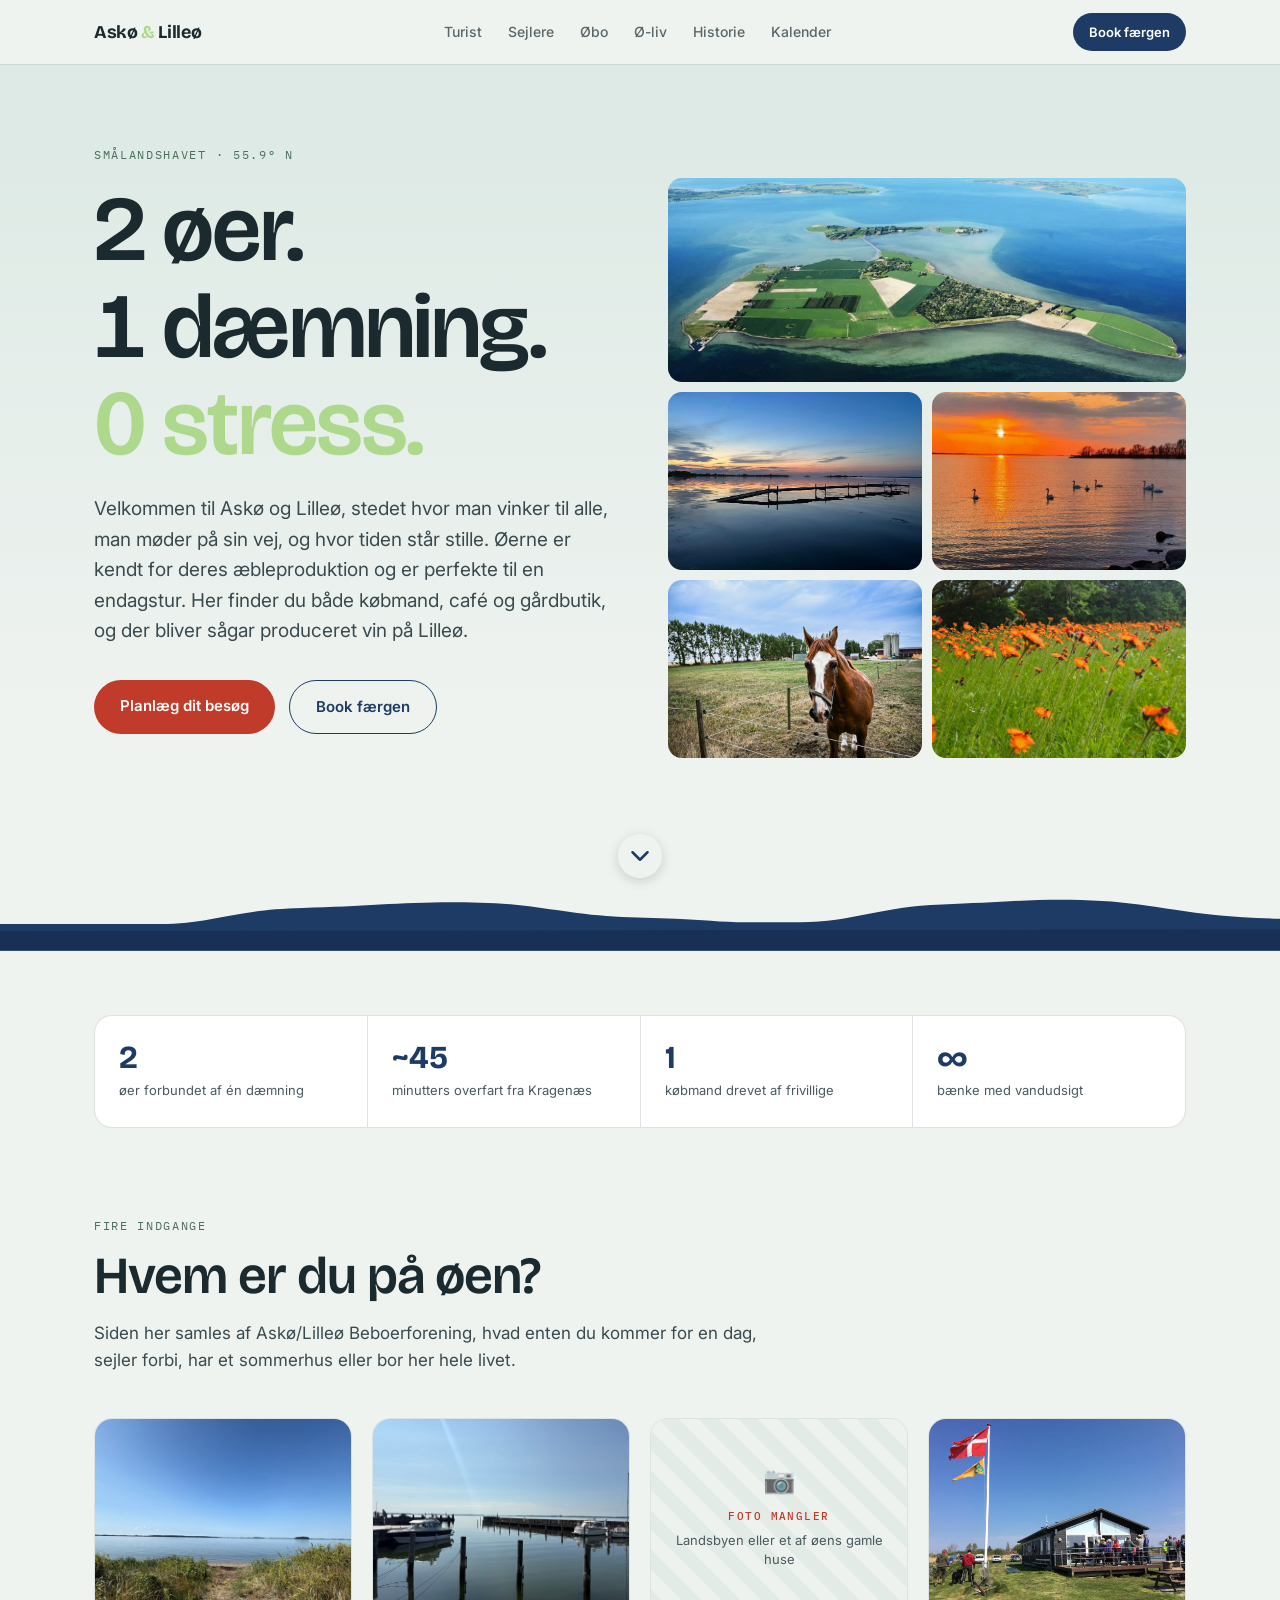
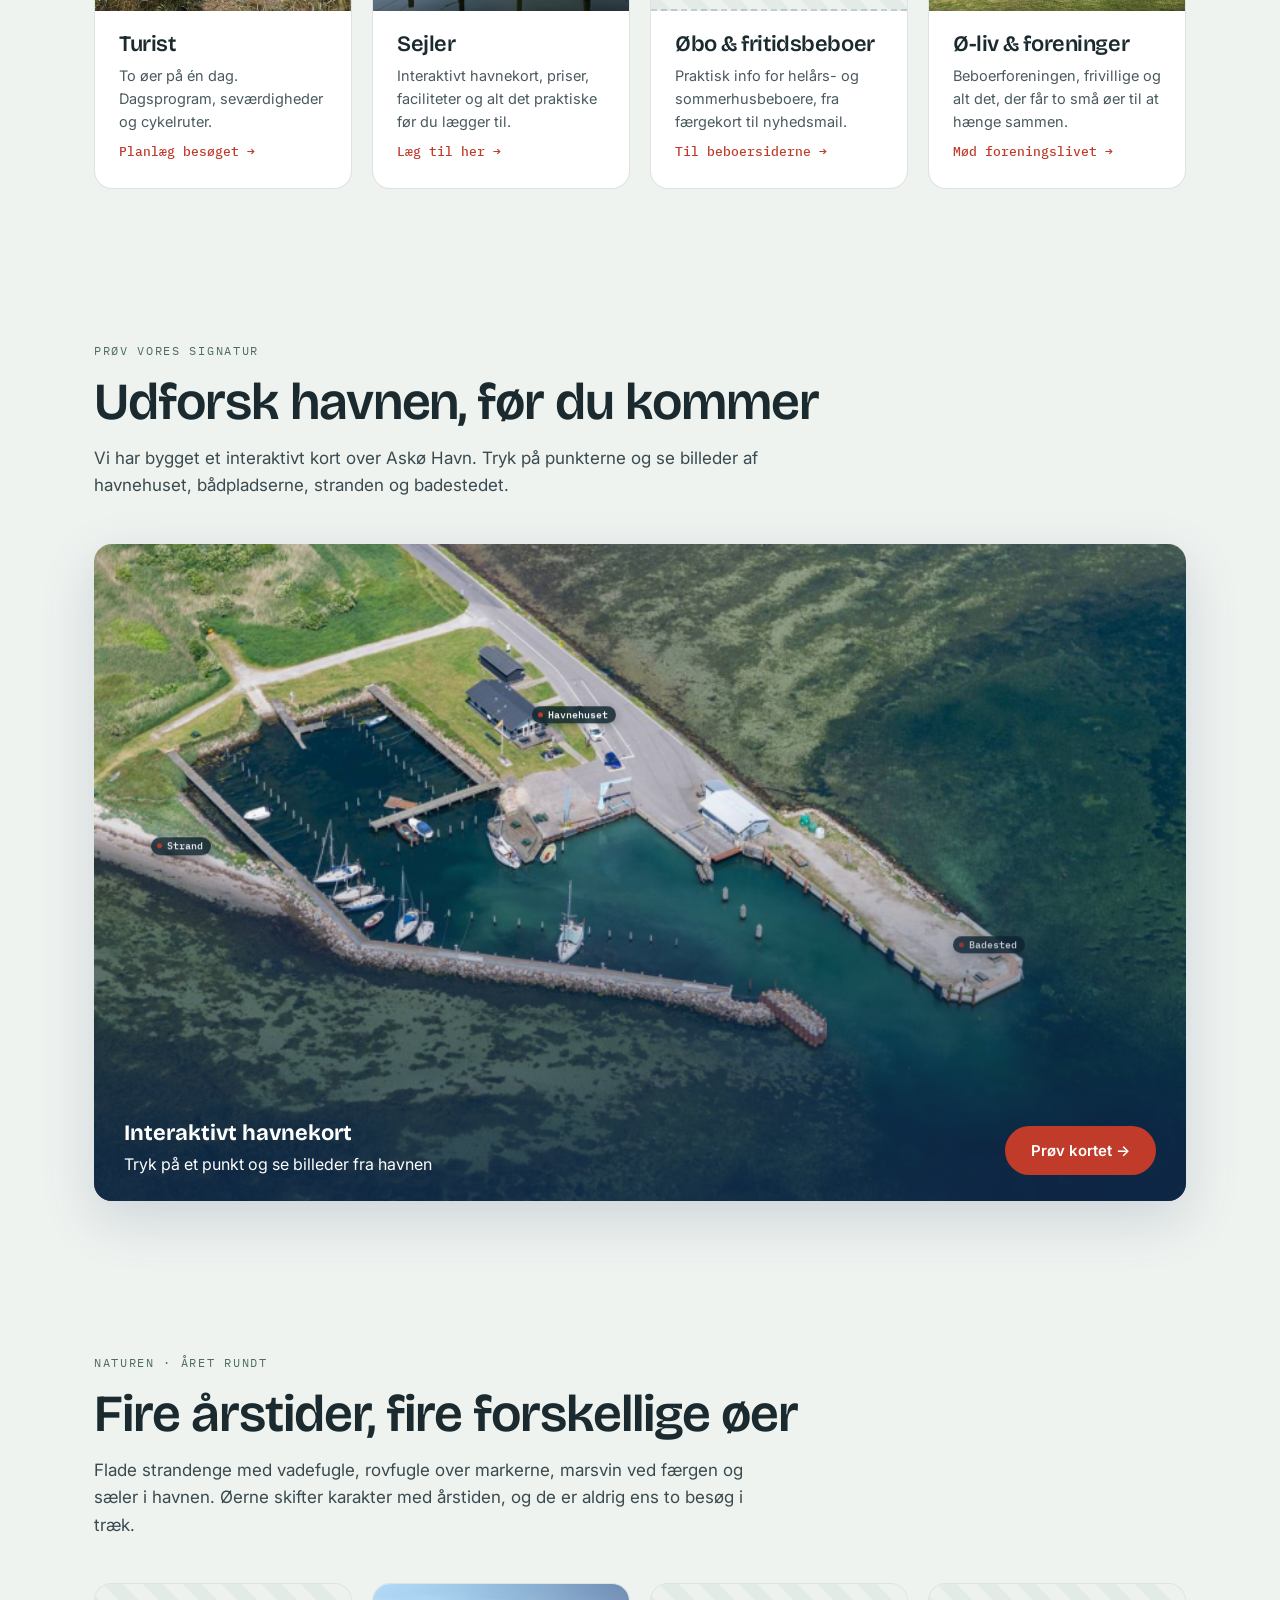
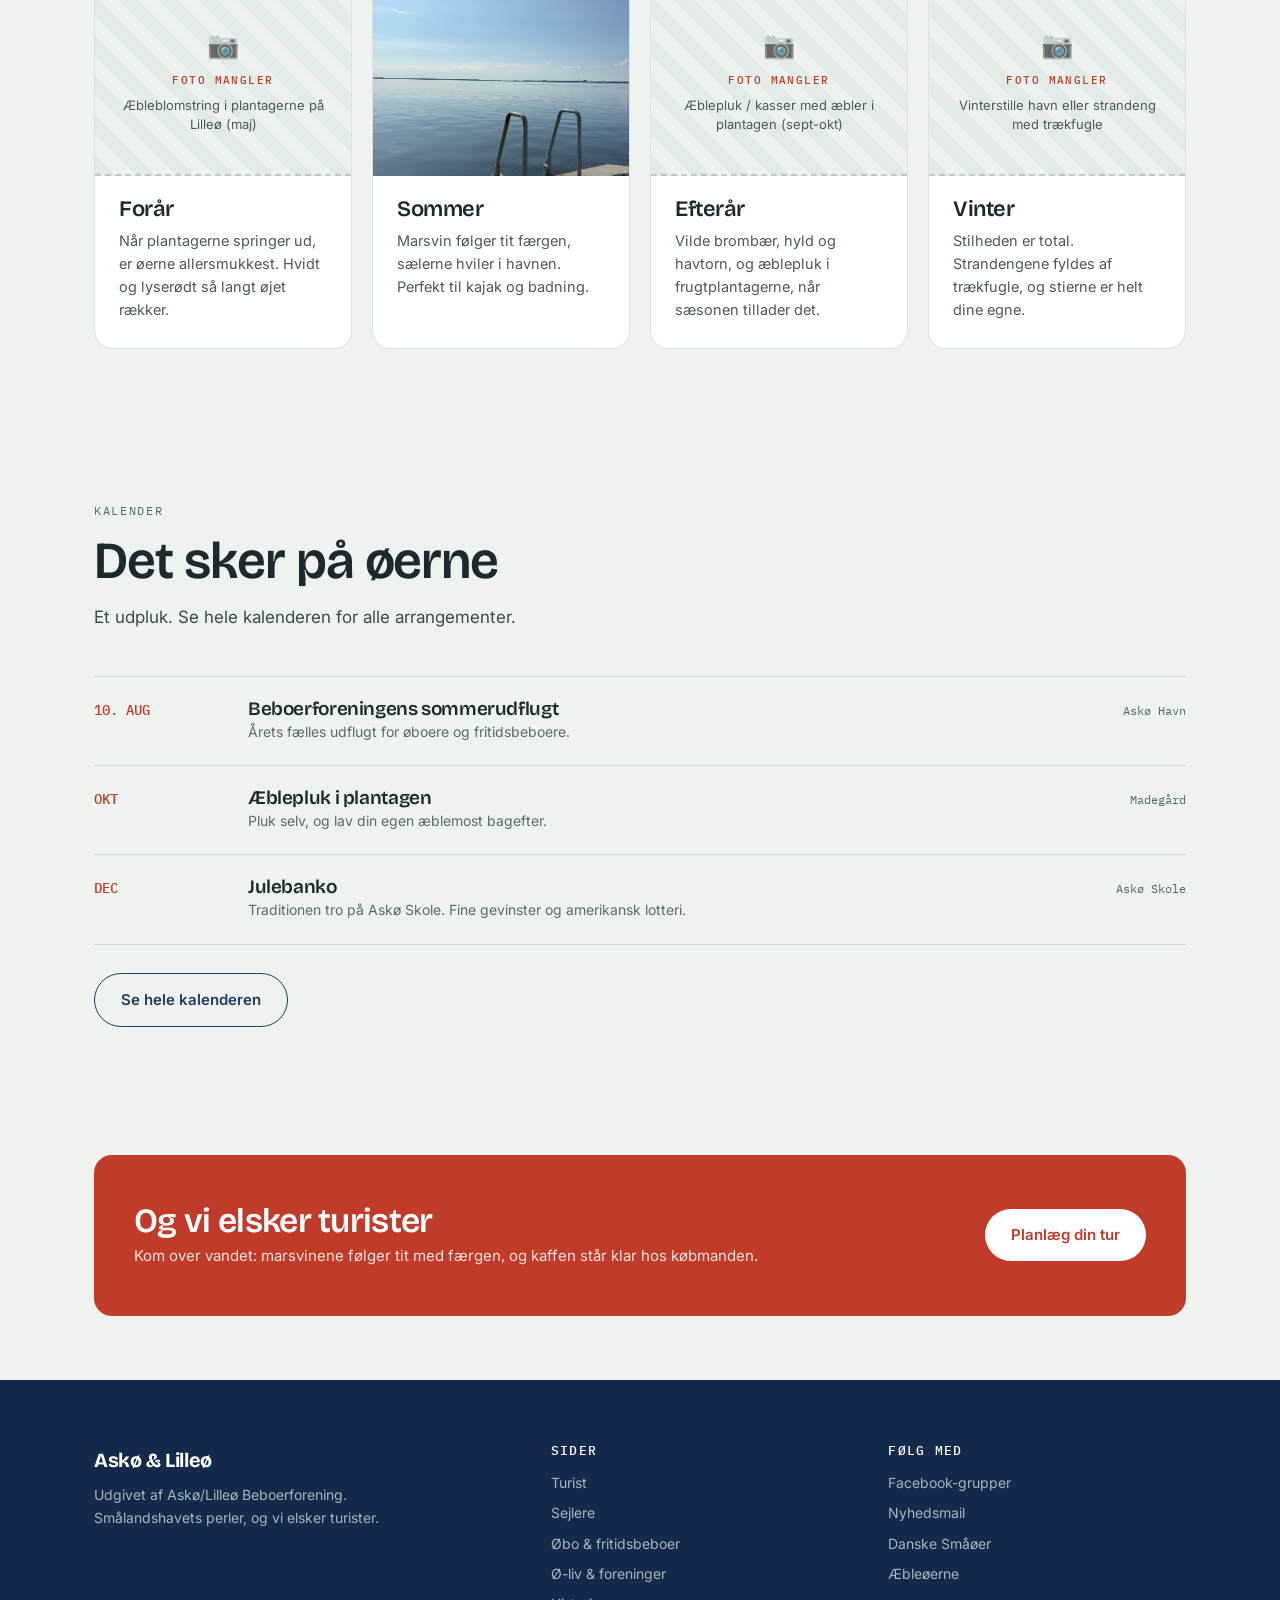
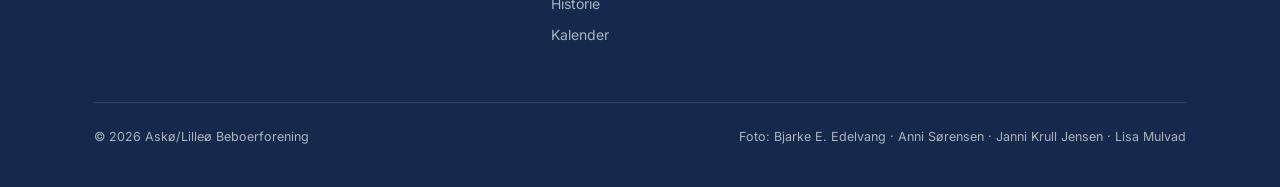
<file: index.html>
<!DOCTYPE html>
<html lang="da">
<head>
<meta charset="UTF-8">
<meta name="viewport" content="width=device-width, initial-scale=1.0">
<title>Askø & Lilleø · Smålandshavets perler</title>
<meta name="description" content="Askø og Lilleø i Smålandshavet: færge fra Kragenæs, æbleplantager, marsvin og ø-liv. Officiel side fra Askø/Lilleø Beboerforening.">
<link rel="preconnect" href="https://fonts.googleapis.com">
<link href="https://fonts.googleapis.com/css2?family=Bricolage+Grotesque:opsz,wght@12..96,300..800&family=Inter:wght@400;500;600&family=IBM+Plex+Mono:wght@400;500&display=swap" rel="stylesheet">
<link rel="stylesheet" href="styles.css?v=26">
</head>
<body>

<nav class="top">
  <div class="wrap nav-inner">
    <a class="brand" href="index.html">Askø <span>&</span> Lilleø</a>
    <button class="burger" aria-label="Menu" aria-expanded="false">☰</button>
    <ul class="nav-links">
      <li><a href="turist.html">Turist</a></li>
      <li><a href="sejlere.html">Sejlere</a></li>
      <li><a href="oebo.html">Øbo</a></li>
      <li><a href="oe-liv.html">Ø-liv</a></li>
      <li><a href="historie.html">Historie</a></li>
      <li><a href="kalender.html">Kalender</a></li>
    </ul>
    <a class="nav-cta" href="https://lolland-ferry.teambooking.dk/new-booking?lang=da-DK">Book færgen</a>
  </div>
</nav>

<header class="hero">
  <div class="wrap hero-split">
    <div>
      <p class="eyebrow">Smålandshavet · 55.9° N</p>
      <h1 style="font-variant-numeric:tabular-nums">2 øer.<br>1 dæmning.<br><em style="color:#AED98C">0 stress.</em></h1>
      <p class="hero-lede" style="max-width:56ch">Velkommen til Askø og Lilleø, stedet hvor man vinker til alle, man møder på sin vej, og hvor tiden står stille. Øerne er kendt for deres æbleproduktion og er perfekte til en endagstur. Her finder du både købmand, café og gårdbutik, og der bliver sågar produceret vin på Lilleø.</p>
      <div class="hero-actions">
        <a class="btn btn-primary" href="turist.html">Planlæg dit besøg</a>
        <a class="btn btn-ghost" href="https://lolland-ferry.teambooking.dk/new-booking?lang=da-DK">Book færgen</a>
      </div>
    </div>
    <div class="hero-collage">
      <figure class="hc-oer"><img src="images/front-oer.jpg" alt="Luftfoto af Askø og Lilleø i Smålandshavet, forbundet af dæmningen" loading="lazy"></figure>
      <figure><img src="images/front-badebro.jpg" alt="Badebro i spejlblankt vand i den blå time" loading="lazy"></figure>
      <figure><img src="images/front-svaner.jpg" alt="Svaner på vandet i solnedgang ved Askø" loading="lazy"></figure>
      <figure><img src="images/front-hest.jpg" alt="En hest på en græsmark ved en gård på Askø" loading="lazy"></figure>
      <figure><img src="images/front-blomster.jpg" alt="Orange høgeurt i blomst på en eng ved Askø" loading="lazy"></figure>
    </div>
  </div>
  <div class="hero-scroll" aria-hidden="true">
    <svg width="30" height="30" viewBox="0 0 24 24" fill="none" stroke="currentColor" stroke-width="2" stroke-linecap="round" stroke-linejoin="round"><path d="M6 9l6 6 6-6"/></svg>
  </div>
  <svg class="horizon" viewBox="0 0 1440 120" preserveAspectRatio="none" aria-hidden="true">
    <path d="M0,90 L180,90 C240,90 260,74 340,72 C420,70 460,64 540,66 C600,67 640,80 700,82 L760,84 C790,85 810,88 840,88 L900,88 C960,88 990,70 1060,68 C1130,66 1170,60 1240,64 C1300,67 1340,82 1440,84 L1440,120 L0,120 Z" fill="#1D3B64"/>
    <path d="M0,98 L1440,96 L1440,120 L0,120 Z" fill="#14294C" opacity=".6"/>
  </svg>
</header>

<section class="tight">
  <div class="wrap reveal">
    <div class="stats">
      <div class="stat"><span class="tal">2</span><span class="tekst">øer forbundet af én dæmning</span></div>
      <div class="stat"><span class="tal">~45</span><span class="tekst">minutters overfart fra Kragenæs</span></div>
      <div class="stat"><span class="tal">1</span><span class="tekst">købmand drevet af frivillige</span></div>
      <div class="stat"><span class="tal">∞</span><span class="tekst">bænke med vandudsigt</span></div>
    </div>
  </div>
</section>

<section id="indgange" style="padding-top:24px">
  <div class="wrap">
    <p class="sek-label reveal">Fire indgange</p>
    <h2 class="reveal">Hvem er du på øen?</h2>
    <p class="sek-lede reveal">Siden her samles af Askø/Lilleø Beboerforening, hvad enten du kommer for en dag, sejler forbi, har et sommerhus eller bor her hele livet.</p>
    <div class="grid-4" style="gap:20px">
      <a class="foto-kort reveal" href="turist.html">
        <div class="fk-billede"><img src="images/galleri/strand-1.jpg" alt="Sti gennem strandgræs ned til vandet på Askø" loading="lazy"></div>
        <div class="fk-tekst">
          <h3>Turist</h3>
          <p>To øer på én dag. Dagsprogram, seværdigheder og cykelruter.</p>
          <span class="pil">Planlæg besøget →</span>
        </div>
      </a>
      <a class="foto-kort reveal" href="sejlere.html">
        <div class="fk-billede"><img src="images/hero-havn.jpg" alt="Spejlblankt vand i Askø Havn" loading="lazy"></div>
        <div class="fk-tekst">
          <h3>Sejler</h3>
          <p>Interaktivt havnekort, priser, faciliteter og alt det praktiske før du lægger til.</p>
          <span class="pil">Læg til her →</span>
        </div>
      </a>
      <a class="foto-kort reveal" href="oebo.html">
        <div class="fk-billede">
          <div class="ph ph--flad">
            <span class="ph-ikon">📷</span>
            <span class="ph-navn">Foto mangler</span>
            <span class="ph-note">Landsbyen eller et af øens gamle huse</span>
          </div>
        </div>
        <div class="fk-tekst">
          <h3>Øbo & fritidsbeboer</h3>
          <p>Praktisk info for helårs- og sommerhusbeboere, fra færgekort til nyhedsmail.</p>
          <span class="pil">Til beboersiderne →</span>
        </div>
      </a>
      <a class="foto-kort reveal" href="oe-liv.html">
        <div class="fk-billede"><img src="images/standerhejsning.jpg" alt="Standerhejsning ved Askø Sejlklub med flag og fællesskab" loading="lazy"></div>
        <div class="fk-tekst">
          <h3>Ø-liv & foreninger</h3>
          <p>Beboerforeningen, frivillige og alt det, der får to små øer til at hænge sammen.</p>
          <span class="pil">Mød foreningslivet →</span>
        </div>
      </a>
    </div>
  </div>
</section>

<section class="tight" id="havnekort-teaser">
  <div class="wrap">
    <p class="sek-label reveal">Prøv vores signatur</p>
    <h2 class="reveal">Udforsk havnen, før du kommer</h2>
    <p class="sek-lede reveal">Vi har bygget et interaktivt kort over Askø Havn. Tryk på punkterne og se billeder af havnehuset, bådpladserne, stranden og badestedet.</p>
    <a class="kort-teaser reveal" href="sejlere.html#havnekort">
      <img src="images/havn-luftfoto.jpg" alt="Luftfoto af Askø Havn" loading="lazy">
      <span class="foto-tag" style="top:26%;left:44%">Havnehuset</span>
      <span class="foto-tag" style="top:46%;left:8%">Strand</span>
      <span class="foto-tag" style="top:61%;left:82%">Badested</span>
      <div class="kt-indhold">
        <span class="kt-tekst"><strong>Interaktivt havnekort</strong>Tryk på et punkt og se billeder fra havnen</span>
        <span class="btn btn-primary">Prøv kortet →</span>
      </div>
    </a>
  </div>
</section>

<section id="natur">
  <div class="wrap">
    <p class="sek-label reveal">Naturen · året rundt</p>
    <h2 class="reveal">Fire årstider, fire forskellige øer</h2>
    <p class="sek-lede reveal">Flade strandenge med vadefugle, rovfugle over markerne, marsvin ved færgen og sæler i havnen. Øerne skifter karakter med årstiden, og de er aldrig ens to besøg i træk.</p>
    <div class="grid-4" style="gap:20px">
      <div class="foto-kort reveal">
        <div class="fk-billede">
          <div class="ph ph--flad">
            <span class="ph-ikon">📷</span>
            <span class="ph-navn">Foto mangler</span>
            <span class="ph-note">Æbleblomstring i plantagerne på Lilleø (maj)</span>
          </div>
        </div>
        <div class="fk-tekst">
          <h3>Forår</h3>
          <p>Når plantagerne springer ud, er øerne allersmukkest. Hvidt og lyserødt så langt øjet rækker.</p>
        </div>
      </div>
      <div class="foto-kort reveal">
        <div class="fk-billede"><img src="images/galleri/badested-2.jpg" alt="Badestedet ved molen en sommerdag" loading="lazy"></div>
        <div class="fk-tekst">
          <h3>Sommer</h3>
          <p>Marsvin følger tit færgen, sælerne hviler i havnen. Perfekt til kajak og badning.</p>
        </div>
      </div>
      <div class="foto-kort reveal">
        <div class="fk-billede">
          <div class="ph ph--flad">
            <span class="ph-ikon">📷</span>
            <span class="ph-navn">Foto mangler</span>
            <span class="ph-note">Æblepluk / kasser med æbler i plantagen (sept-okt)</span>
          </div>
        </div>
        <div class="fk-tekst">
          <h3>Efterår</h3>
          <p>Vilde brombær, hyld og havtorn, og æblepluk i frugtplantagerne, når sæsonen tillader det.</p>
        </div>
      </div>
      <div class="foto-kort reveal">
        <div class="fk-billede">
          <div class="ph ph--flad">
            <span class="ph-ikon">📷</span>
            <span class="ph-navn">Foto mangler</span>
            <span class="ph-note">Vinterstille havn eller strandeng med trækfugle</span>
          </div>
        </div>
        <div class="fk-tekst">
          <h3>Vinter</h3>
          <p>Stilheden er total. Strandengene fyldes af trækfugle, og stierne er helt dine egne.</p>
        </div>
      </div>
    </div>
  </div>
</section>

<section class="tight" id="kalender-teaser">
  <div class="wrap">
    <p class="sek-label reveal">Kalender</p>
    <h2 class="reveal">Det sker på øerne</h2>
    <p class="sek-lede reveal">Et udpluk. Se hele kalenderen for alle arrangementer.</p>
    <div class="events reveal">
      <div class="event">
        <span class="dato">10. AUG</span>
        <div><h3>Beboerforeningens sommerudflugt</h3><p>Årets fælles udflugt for øboere og fritidsbeboere.</p></div>
        <span class="sted">Askø Havn</span>
      </div>
      <div class="event">
        <span class="dato">OKT</span>
        <div><h3>Æblepluk i plantagen</h3><p>Pluk selv, og lav din egen æblemost bagefter.</p></div>
        <span class="sted">Madegård</span>
      </div>
      <div class="event">
        <span class="dato">DEC</span>
        <div><h3>Julebanko</h3><p>Traditionen tro på Askø Skole. Fine gevinster og amerikansk lotteri.</p></div>
        <span class="sted">Askø Skole</span>
      </div>
    </div>
    <p style="margin-top:28px" class="reveal"><a class="btn btn-ghost" href="kalender.html">Se hele kalenderen</a></p>
  </div>
</section>

<section class="tight">
  <div class="wrap reveal">
    <div class="cta-banner">
      <div>
        <h2>Og vi elsker turister</h2>
        <p>Kom over vandet: marsvinene følger tit med færgen, og kaffen står klar hos købmanden.</p>
      </div>
      <a class="btn" href="turist.html">Planlæg din tur</a>
    </div>
  </div>
</section>

<footer>
  <div class="wrap">
    <div class="foot-grid">
      <div>
        <a class="brand" href="index.html">Askø & Lilleø</a>
        <p>Udgivet af Askø/Lilleø Beboerforening.<br>Smålandshavets perler, og vi elsker turister.</p>
      </div>
      <div>
        <h4>Sider</h4>
        <ul>
          <li><a href="turist.html">Turist</a></li>
          <li><a href="sejlere.html">Sejlere</a></li>
          <li><a href="oebo.html">Øbo & fritidsbeboer</a></li>
          <li><a href="oe-liv.html">Ø-liv & foreninger</a></li>
          <li><a href="historie.html">Historie</a></li>
          <li><a href="kalender.html">Kalender</a></li>
        </ul>
      </div>
      <div>
        <h4>Følg med</h4>
        <ul>
          <li><a href="oe-liv.html#facebook">Facebook-grupper</a></li>
          <li><a href="oebo.html#nyhedsmail">Nyhedsmail</a></li>
          <li><a href="https://danske-smaaoer.dk">Danske Småøer</a></li>
          <li><a href="https://æbleøerne.dk">Æbleøerne</a></li>
        </ul>
      </div>
    </div>
    <div class="foot-bund">
      <span>© 2026 Askø/Lilleø Beboerforening</span>
      <span>Foto: Bjarke E. Edelvang · Anni Sørensen · Janni Krull Jensen · Lisa Mulvad</span>
    </div>
  </div>
</footer>

<script src="script.js"></script>
<script>
(function(){
  var cue = document.querySelector('.hero-scroll');
  if(!cue) return;
  addEventListener('scroll', function(){
    cue.classList.toggle('skjul', scrollY > 80);
  }, {passive:true});
})();
</script>
</body>
</html>
</file>
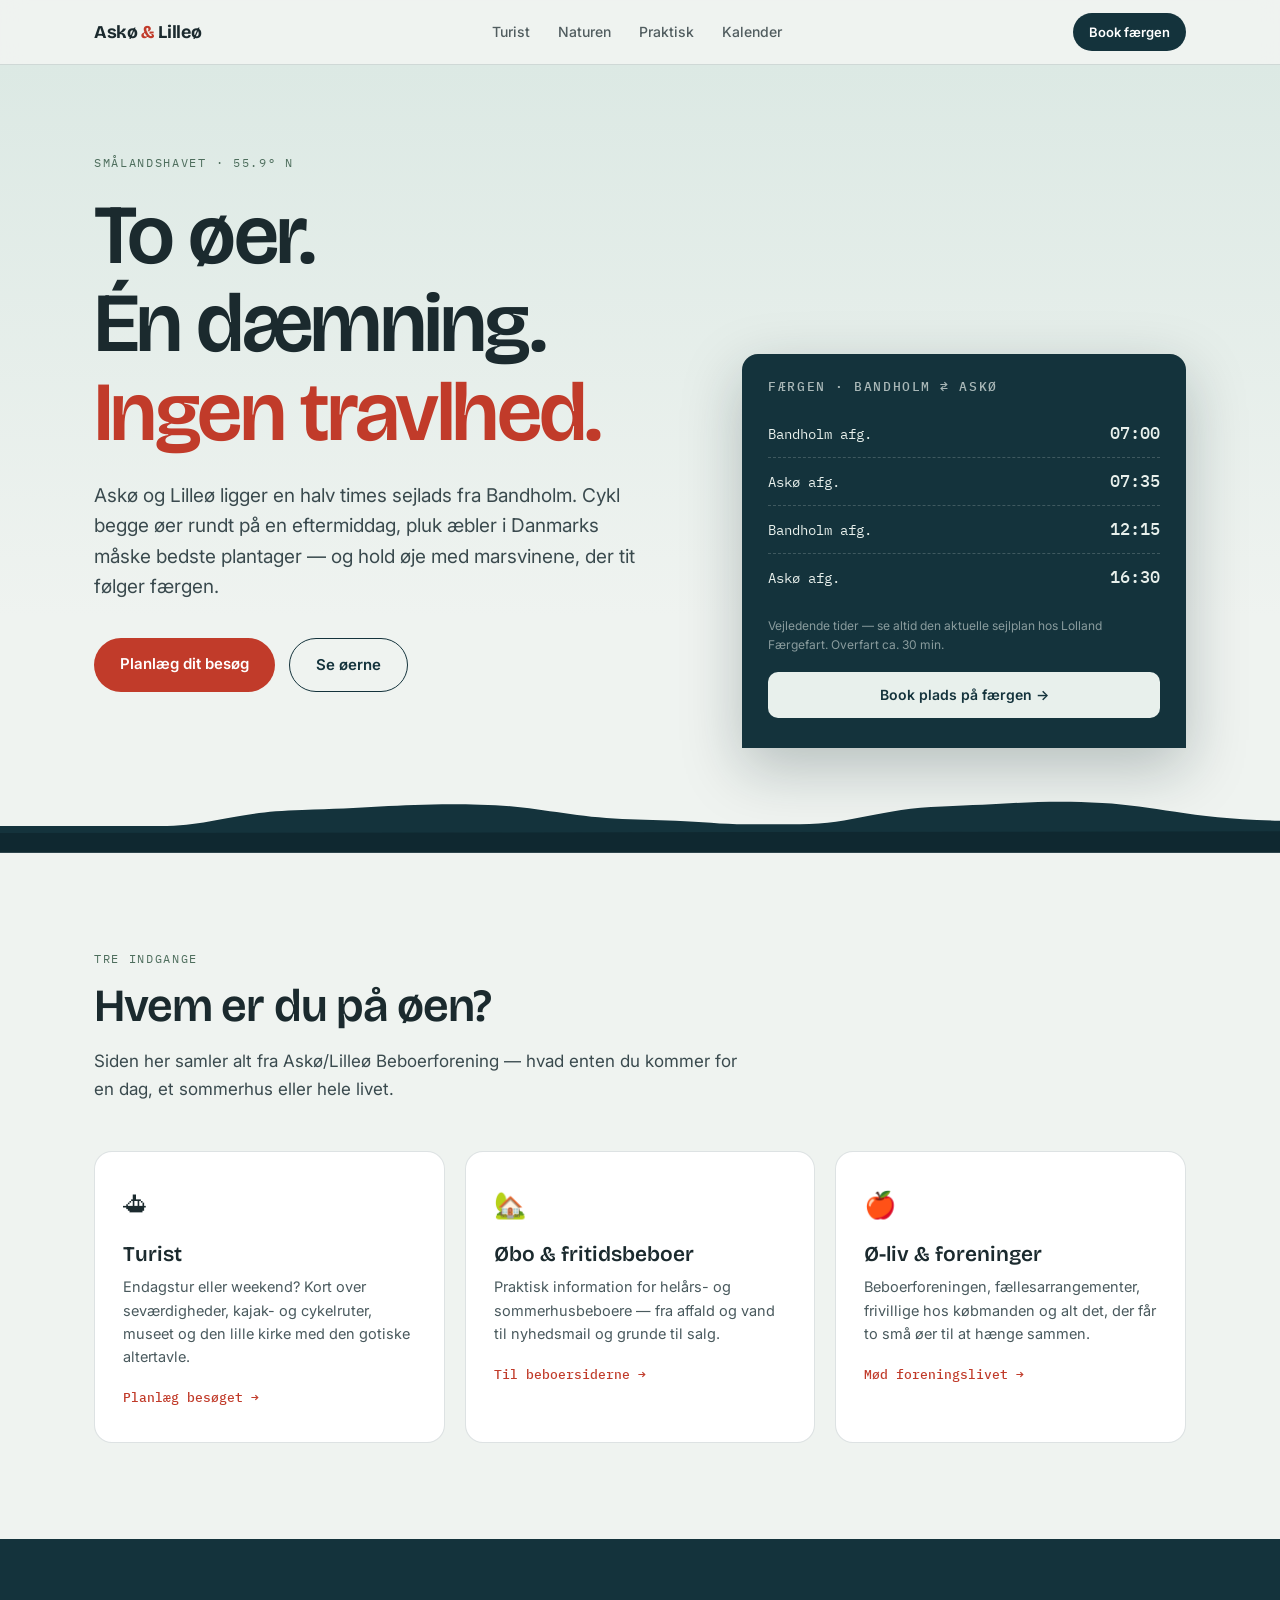
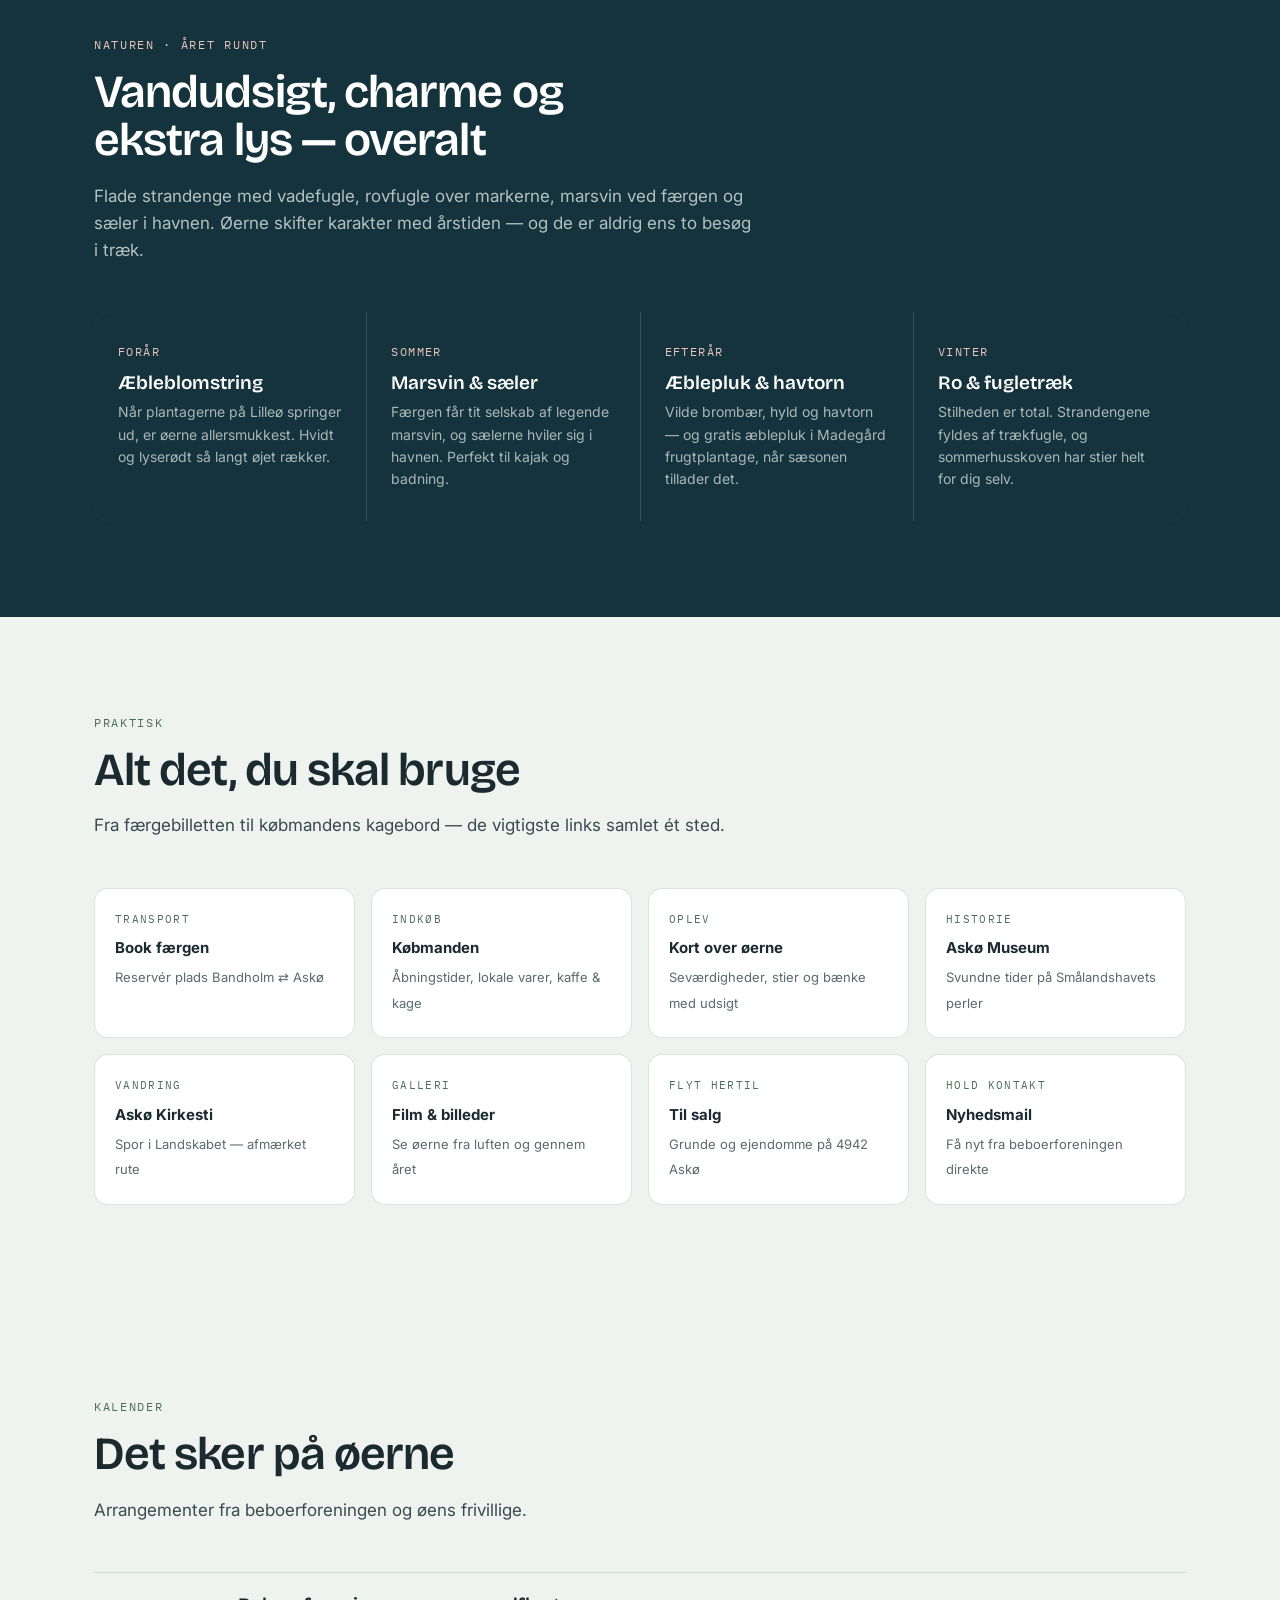
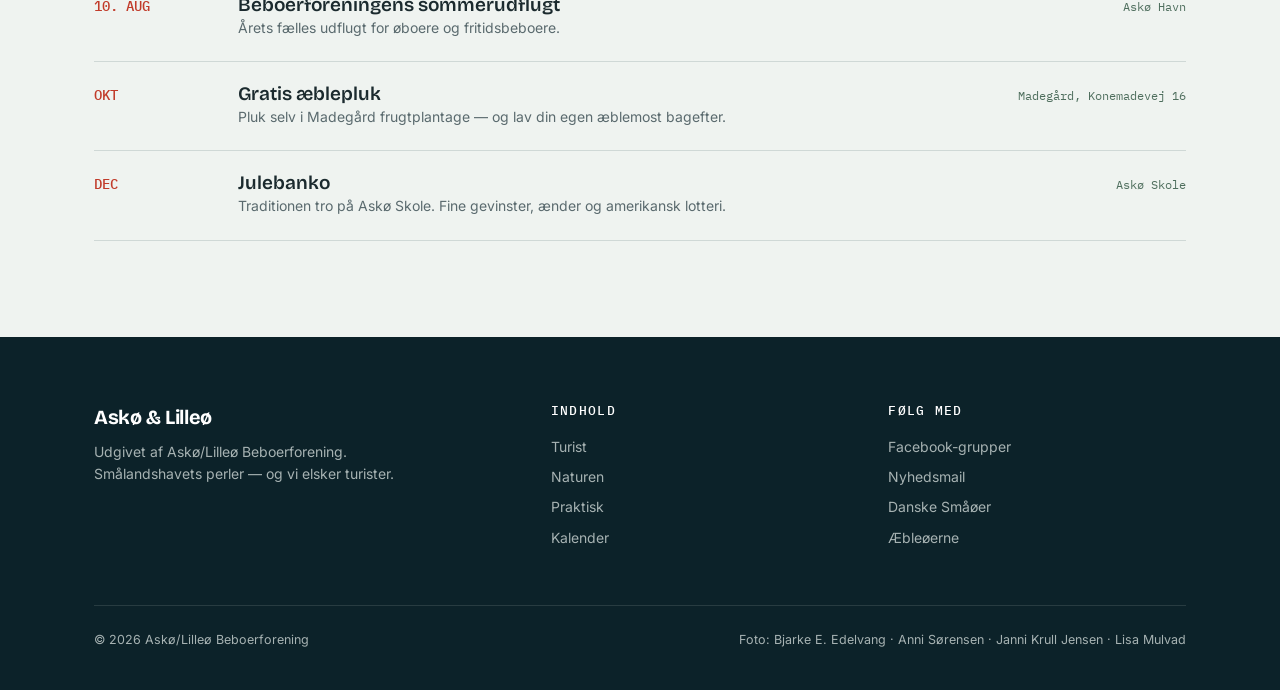
<file: askoe-lilleoe.html>
<!DOCTYPE html>
<html lang="da">
<head>
<meta charset="UTF-8">
<meta name="viewport" content="width=device-width, initial-scale=1.0">
<title>Askø & Lilleø — Smålandshavets perler</title>
<link rel="preconnect" href="https://fonts.googleapis.com">
<link href="https://fonts.googleapis.com/css2?family=Bricolage+Grotesque:opsz,wght@12..96,300..800&family=Inter:wght@400;500;600&family=IBM+Plex+Mono:wght@400;500&display=swap" rel="stylesheet">
<style>
  :root{
    --hav:#14333C;        /* dybt sund-blågrøn */
    --hav-dyb:#0C2229;
    --soeglas:#EFF3F0;    /* kølig lys baggrund */
    --skum:#FFFFFF;
    --aeble:#C13B2A;      /* Lilleø-æble, bruges sparsomt */
    --blomst:#E9C3BC;     /* æbleblomst */
    --tang:#4E6E5D;
    --blaek:#1B2A2E;
    --linje:rgba(20,51,60,.14);
    --maxw:1140px;
  }
  *{margin:0;padding:0;box-sizing:border-box}
  html{scroll-behavior:smooth}
  @media (prefers-reduced-motion: reduce){
    html{scroll-behavior:auto}
    *,*::before,*::after{animation:none!important;transition:none!important}
  }
  body{
    font-family:'Inter',system-ui,sans-serif;
    color:var(--blaek);
    background:var(--soeglas);
    line-height:1.6;
    font-size:16px;
  }
  h1,h2,h3{font-family:'Bricolage Grotesque',sans-serif;line-height:1.05;font-weight:600}
  .mono{font-family:'IBM Plex Mono',monospace}
  .wrap{max-width:var(--maxw);margin:0 auto;padding:0 24px}
  a{color:inherit}

  /* ---------- NAV ---------- */
  nav{
    position:sticky;top:0;z-index:50;
    background:rgba(239,243,240,.85);backdrop-filter:blur(12px);
    border-bottom:1px solid var(--linje);
  }
  .nav-inner{display:flex;align-items:center;justify-content:space-between;height:64px}
  .brand{font-family:'Bricolage Grotesque';font-weight:700;font-size:18px;letter-spacing:-.02em;text-decoration:none}
  .brand span{color:var(--aeble)}
  .nav-links{display:flex;gap:28px;list-style:none;font-size:14px;font-weight:500}
  .nav-links a{text-decoration:none;opacity:.75;transition:opacity .15s}
  .nav-links a:hover,.nav-links a:focus-visible{opacity:1}
  .nav-cta{
    font-size:13px;font-weight:600;text-decoration:none;
    background:var(--hav);color:var(--skum);
    padding:9px 16px;border-radius:999px;transition:background .15s;
  }
  .nav-cta:hover{background:var(--hav-dyb)}
  @media(max-width:760px){.nav-links{display:none}}

  /* ---------- HERO ---------- */
  header.hero{
    background:linear-gradient(180deg,#DCE9E4 0%, var(--soeglas) 70%);
    padding:88px 0 0;
    overflow:hidden;
  }
  .hero-grid{display:grid;grid-template-columns:1.15fr .85fr;gap:48px;align-items:end}
  .eyebrow{
    font-family:'IBM Plex Mono';font-size:12px;letter-spacing:.14em;
    text-transform:uppercase;color:var(--tang);margin-bottom:20px;
  }
  h1{font-size:clamp(44px,7vw,84px);letter-spacing:-.03em;margin-bottom:24px}
  h1 em{font-style:normal;color:var(--aeble)}
  .hero-lede{font-size:19px;max-width:46ch;color:#3A4A4E;margin-bottom:36px}
  .hero-actions{display:flex;gap:14px;flex-wrap:wrap;margin-bottom:56px}
  .btn{
    display:inline-block;text-decoration:none;font-weight:600;font-size:15px;
    padding:14px 26px;border-radius:999px;transition:transform .15s, background .15s;
  }
  .btn-primary{background:var(--aeble);color:#fff}
  .btn-primary:hover{background:#A5301F;transform:translateY(-1px)}
  .btn-ghost{border:1.5px solid var(--hav);color:var(--hav)}
  .btn-ghost:hover{background:var(--hav);color:#fff}

  /* færgetavle */
  .ferry-board{
    background:var(--hav);color:#E8F0EC;border-radius:16px 16px 0 0;
    padding:26px 26px 30px;box-shadow:0 20px 60px rgba(12,34,41,.25);
  }
  .ferry-board h3{font-size:13px;letter-spacing:.12em;text-transform:uppercase;font-family:'IBM Plex Mono';font-weight:500;opacity:.7;margin-bottom:16px}
  .ferry-row{
    display:flex;justify-content:space-between;align-items:baseline;
    padding:10px 0;border-bottom:1px dashed rgba(232,240,236,.2);
    font-family:'IBM Plex Mono';font-size:14px;
  }
  .ferry-row:last-of-type{border-bottom:none}
  .ferry-row .tid{font-size:17px;font-weight:500}
  .ferry-note{font-size:12px;opacity:.55;margin-top:14px;font-family:'Inter'}
  .ferry-board a.book{
    display:block;text-align:center;margin-top:18px;text-decoration:none;
    background:#E8F0EC;color:var(--hav);font-weight:600;font-size:14px;
    padding:12px;border-radius:10px;transition:background .15s;
  }
  .ferry-board a.book:hover{background:#fff}

  /* horisont-signatur */
  .horizon{display:block;width:100%;margin-top:-2px}
  @media(max-width:860px){
    .hero-grid{grid-template-columns:1fr}
    .ferry-board{border-radius:16px;margin-bottom:40px}
  }

  /* ---------- SEKTIONER ---------- */
  section{padding:96px 0}
  .sek-label{
    font-family:'IBM Plex Mono';font-size:12px;letter-spacing:.14em;
    text-transform:uppercase;color:var(--tang);margin-bottom:14px;
  }
  h2{font-size:clamp(30px,4vw,46px);letter-spacing:-.02em;margin-bottom:18px;max-width:20ch}
  .sek-lede{font-size:17px;color:#3A4A4E;max-width:60ch;margin-bottom:48px}

  /* Tre indgange */
  .indgange{display:grid;grid-template-columns:repeat(3,1fr);gap:20px}
  .kort{
    background:var(--skum);border:1px solid var(--linje);border-radius:18px;
    padding:32px 28px;text-decoration:none;display:block;
    transition:transform .18s, box-shadow .18s;
  }
  .kort:hover{transform:translateY(-4px);box-shadow:0 16px 40px rgba(20,51,60,.10)}
  .kort .ikon{font-size:26px;margin-bottom:18px;display:block}
  .kort h3{font-size:21px;margin-bottom:10px}
  .kort p{font-size:14.5px;color:#4A5A5E;margin-bottom:16px}
  .kort .pil{font-family:'IBM Plex Mono';font-size:13px;color:var(--aeble);font-weight:500}
  @media(max-width:760px){.indgange{grid-template-columns:1fr}}

  /* Årstider / naturen */
  .natur{background:var(--hav);color:#E8F0EC}
  .natur .sek-label{color:var(--blomst)}
  .natur h2{color:#fff}
  .natur .sek-lede{color:rgba(232,240,236,.75)}
  .aarstider{display:grid;grid-template-columns:repeat(4,1fr);gap:1px;background:rgba(232,240,236,.15);border-radius:16px;overflow:hidden}
  .aarstid{background:var(--hav);padding:30px 24px}
  .aarstid .mono{font-size:12px;letter-spacing:.12em;text-transform:uppercase;color:var(--blomst);display:block;margin-bottom:12px}
  .aarstid h3{font-size:19px;margin-bottom:8px;color:#fff}
  .aarstid p{font-size:14px;color:rgba(232,240,236,.7)}
  @media(max-width:860px){.aarstider{grid-template-columns:repeat(2,1fr)}}
  @media(max-width:520px){.aarstider{grid-template-columns:1fr}}

  /* Praktisk grid */
  .praktisk-grid{display:grid;grid-template-columns:repeat(4,1fr);gap:16px}
  .p-kort{
    background:var(--skum);border:1px solid var(--linje);border-radius:14px;
    padding:22px 20px;text-decoration:none;transition:border-color .15s;
  }
  .p-kort:hover{border-color:var(--hav)}
  .p-kort .mono{font-size:11px;letter-spacing:.12em;text-transform:uppercase;color:var(--tang);display:block;margin-bottom:8px}
  .p-kort strong{font-size:15px;display:block;margin-bottom:4px}
  .p-kort span{font-size:13px;color:#5A6A6E}
  @media(max-width:860px){.praktisk-grid{grid-template-columns:repeat(2,1fr)}}

  /* Kalender */
  .events{border-top:1px solid var(--linje)}
  .event{
    display:grid;grid-template-columns:120px 1fr auto;gap:24px;align-items:baseline;
    padding:22px 0;border-bottom:1px solid var(--linje);
  }
  .event .dato{font-family:'IBM Plex Mono';font-size:14px;color:var(--aeble);font-weight:500}
  .event h3{font-size:19px}
  .event p{font-size:14px;color:#5A6A6E;margin-top:2px}
  .event .sted{font-family:'IBM Plex Mono';font-size:12px;color:var(--tang);white-space:nowrap}
  @media(max-width:640px){.event{grid-template-columns:1fr}.event .sted{display:none}}

  /* Footer */
  footer{background:var(--hav-dyb);color:rgba(232,240,236,.7);padding:64px 0 40px;font-size:14px}
  footer .brand{color:#fff;font-size:20px;display:block;margin-bottom:8px}
  .foot-grid{display:grid;grid-template-columns:1.4fr 1fr 1fr;gap:40px;margin-bottom:48px}
  footer h4{color:#fff;font-size:13px;letter-spacing:.1em;text-transform:uppercase;font-family:'IBM Plex Mono';font-weight:500;margin-bottom:14px}
  footer ul{list-style:none}
  footer li{margin-bottom:8px}
  footer a{text-decoration:none;transition:color .15s}
  footer a:hover{color:#fff}
  .foot-bund{border-top:1px solid rgba(232,240,236,.12);padding-top:24px;font-size:12.5px;display:flex;justify-content:space-between;flex-wrap:wrap;gap:12px}
  @media(max-width:760px){.foot-grid{grid-template-columns:1fr}}
</style>
</head>
<body>

<nav>
  <div class="wrap nav-inner">
    <a class="brand" href="#">Askø <span>&</span> Lilleø</a>
    <ul class="nav-links">
      <li><a href="#turist">Turist</a></li>
      <li><a href="#natur">Naturen</a></li>
      <li><a href="#praktisk">Praktisk</a></li>
      <li><a href="#kalender">Kalender</a></li>
    </ul>
    <a class="nav-cta" href="https://lolland-ferry.teambooking.dk/new-booking?lang=da-DK">Book færgen</a>
  </div>
</nav>

<header class="hero">
  <div class="wrap hero-grid">
    <div>
      <p class="eyebrow">Smålandshavet · 55.9° N</p>
      <h1>To øer.<br>Én dæmning.<br><em>Ingen travlhed.</em></h1>
      <p class="hero-lede">Askø og Lilleø ligger en halv times sejlads fra Bandholm. Cykl begge øer rundt på en eftermiddag, pluk æbler i Danmarks måske bedste plantager — og hold øje med marsvinene, der tit følger færgen.</p>
      <div class="hero-actions">
        <a class="btn btn-primary" href="#turist">Planlæg dit besøg</a>
        <a class="btn btn-ghost" href="#natur">Se øerne</a>
      </div>
    </div>
    <aside class="ferry-board" aria-label="Færgeafgange">
      <h3>Færgen · Bandholm ⇄ Askø</h3>
      <div class="ferry-row"><span>Bandholm afg.</span><span class="tid">07:00</span></div>
      <div class="ferry-row"><span>Askø afg.</span><span class="tid">07:35</span></div>
      <div class="ferry-row"><span>Bandholm afg.</span><span class="tid">12:15</span></div>
      <div class="ferry-row"><span>Askø afg.</span><span class="tid">16:30</span></div>
      <p class="ferry-note">Vejledende tider — se altid den aktuelle sejlplan hos Lolland Færgefart. Overfart ca. 30 min.</p>
      <a class="book" href="https://lolland-ferry.teambooking.dk/new-booking?lang=da-DK">Book plads på færgen →</a>
    </aside>
  </div>
  <!-- Signatur: horisontlinjen — de flade øer set fra sundet -->
  <svg class="horizon" viewBox="0 0 1440 120" preserveAspectRatio="none" aria-hidden="true">
    <path d="M0,90 L180,90 C240,90 260,74 340,72 C420,70 460,64 540,66 C600,67 640,80 700,82 L760,84 C790,85 810,88 840,88 L900,88 C960,88 990,70 1060,68 C1130,66 1170,60 1240,64 C1300,67 1340,82 1440,84 L1440,120 L0,120 Z" fill="#14333C"/>
    <path d="M0,98 L1440,96 L1440,120 L0,120 Z" fill="#0C2229" opacity=".6"/>
  </svg>
</header>

<section id="turist">
  <div class="wrap">
    <p class="sek-label">Tre indgange</p>
    <h2>Hvem er du på øen?</h2>
    <p class="sek-lede">Siden her samler alt fra Askø/Lilleø Beboerforening — hvad enten du kommer for en dag, et sommerhus eller hele livet.</p>
    <div class="indgange">
      <a class="kort" href="#">
        <span class="ikon">⛴</span>
        <h3>Turist</h3>
        <p>Endagstur eller weekend? Kort over seværdigheder, kajak- og cykelruter, museet og den lille kirke med den gotiske altertavle.</p>
        <span class="pil">Planlæg besøget →</span>
      </a>
      <a class="kort" href="#">
        <span class="ikon">🏡</span>
        <h3>Øbo & fritidsbeboer</h3>
        <p>Praktisk information for helårs- og sommerhusbeboere — fra affald og vand til nyhedsmail og grunde til salg.</p>
        <span class="pil">Til beboersiderne →</span>
      </a>
      <a class="kort" href="#">
        <span class="ikon">🍎</span>
        <h3>Ø-liv & foreninger</h3>
        <p>Beboerforeningen, fællesarrangementer, frivillige hos købmanden og alt det, der får to små øer til at hænge sammen.</p>
        <span class="pil">Mød foreningslivet →</span>
      </a>
    </div>
  </div>
</section>

<section class="natur" id="natur">
  <div class="wrap">
    <p class="sek-label">Naturen · året rundt</p>
    <h2>Vandudsigt, charme og ekstra lys — overalt</h2>
    <p class="sek-lede">Flade strandenge med vadefugle, rovfugle over markerne, marsvin ved færgen og sæler i havnen. Øerne skifter karakter med årstiden — og de er aldrig ens to besøg i træk.</p>
    <div class="aarstider">
      <div class="aarstid">
        <span class="mono">Forår</span>
        <h3>Æbleblomstring</h3>
        <p>Når plantagerne på Lilleø springer ud, er øerne allersmukkest. Hvidt og lyserødt så langt øjet rækker.</p>
      </div>
      <div class="aarstid">
        <span class="mono">Sommer</span>
        <h3>Marsvin & sæler</h3>
        <p>Færgen får tit selskab af legende marsvin, og sælerne hviler sig i havnen. Perfekt til kajak og badning.</p>
      </div>
      <div class="aarstid">
        <span class="mono">Efterår</span>
        <h3>Æblepluk & havtorn</h3>
        <p>Vilde brombær, hyld og havtorn — og gratis æblepluk i Madegård frugtplantage, når sæsonen tillader det.</p>
      </div>
      <div class="aarstid">
        <span class="mono">Vinter</span>
        <h3>Ro & fugletræk</h3>
        <p>Stilheden er total. Strandengene fyldes af trækfugle, og sommerhusskoven har stier helt for dig selv.</p>
      </div>
    </div>
  </div>
</section>

<section id="praktisk">
  <div class="wrap">
    <p class="sek-label">Praktisk</p>
    <h2>Alt det, du skal bruge</h2>
    <p class="sek-lede">Fra færgebilletten til købmandens kagebord — de vigtigste links samlet ét sted.</p>
    <div class="praktisk-grid">
      <a class="p-kort" href="https://lolland-ferry.teambooking.dk/new-booking?lang=da-DK">
        <span class="mono">Transport</span>
        <strong>Book færgen</strong>
        <span>Reservér plads Bandholm ⇄ Askø</span>
      </a>
      <a class="p-kort" href="http://www.askoe-koebmand.dk">
        <span class="mono">Indkøb</span>
        <strong>Købmanden</strong>
        <span>Åbningstider, lokale varer, kaffe & kage</span>
      </a>
      <a class="p-kort" href="#">
        <span class="mono">Oplev</span>
        <strong>Kort over øerne</strong>
        <span>Seværdigheder, stier og bænke med udsigt</span>
      </a>
      <a class="p-kort" href="https://askø-museum.dk">
        <span class="mono">Historie</span>
        <strong>Askø Museum</strong>
        <span>Svundne tider på Smålandshavets perler</span>
      </a>
      <a class="p-kort" href="#">
        <span class="mono">Vandring</span>
        <strong>Askø Kirkesti</strong>
        <span>Spor i Landskabet — afmærket rute</span>
      </a>
      <a class="p-kort" href="#">
        <span class="mono">Galleri</span>
        <strong>Film & billeder</strong>
        <span>Se øerne fra luften og gennem året</span>
      </a>
      <a class="p-kort" href="https://www.boliga.dk/resultat?zipCodes=4942">
        <span class="mono">Flyt hertil</span>
        <strong>Til salg</strong>
        <span>Grunde og ejendomme på 4942 Askø</span>
      </a>
      <a class="p-kort" href="#">
        <span class="mono">Hold kontakt</span>
        <strong>Nyhedsmail</strong>
        <span>Få nyt fra beboerforeningen direkte</span>
      </a>
    </div>
  </div>
</section>

<section id="kalender">
  <div class="wrap">
    <p class="sek-label">Kalender</p>
    <h2>Det sker på øerne</h2>
    <p class="sek-lede">Arrangementer fra beboerforeningen og øens frivillige.</p>
    <div class="events">
      <div class="event">
        <span class="dato">10. AUG</span>
        <div>
          <h3>Beboerforeningens sommerudflugt</h3>
          <p>Årets fælles udflugt for øboere og fritidsbeboere.</p>
        </div>
        <span class="sted">Askø Havn</span>
      </div>
      <div class="event">
        <span class="dato">OKT</span>
        <div>
          <h3>Gratis æblepluk</h3>
          <p>Pluk selv i Madegård frugtplantage — og lav din egen æblemost bagefter.</p>
        </div>
        <span class="sted">Madegård, Konemadevej 16</span>
      </div>
      <div class="event">
        <span class="dato">DEC</span>
        <div>
          <h3>Julebanko</h3>
          <p>Traditionen tro på Askø Skole. Fine gevinster, ænder og amerikansk lotteri.</p>
        </div>
        <span class="sted">Askø Skole</span>
      </div>
    </div>
  </div>
</section>

<footer>
  <div class="wrap">
    <div class="foot-grid">
      <div>
        <a class="brand" href="#">Askø & Lilleø</a>
        <p>Udgivet af Askø/Lilleø Beboerforening.<br>Smålandshavets perler — og vi elsker turister.</p>
      </div>
      <div>
        <h4>Indhold</h4>
        <ul>
          <li><a href="#turist">Turist</a></li>
          <li><a href="#natur">Naturen</a></li>
          <li><a href="#praktisk">Praktisk</a></li>
          <li><a href="#kalender">Kalender</a></li>
        </ul>
      </div>
      <div>
        <h4>Følg med</h4>
        <ul>
          <li><a href="#">Facebook-grupper</a></li>
          <li><a href="#">Nyhedsmail</a></li>
          <li><a href="https://danske-smaaoer.dk">Danske Småøer</a></li>
          <li><a href="#">Æbleøerne</a></li>
        </ul>
      </div>
    </div>
    <div class="foot-bund">
      <span>© 2026 Askø/Lilleø Beboerforening</span>
      <span>Foto: Bjarke E. Edelvang · Anni Sørensen · Janni Krull Jensen · Lisa Mulvad</span>
    </div>
  </div>
</footer>

</body>
</html>
</file>
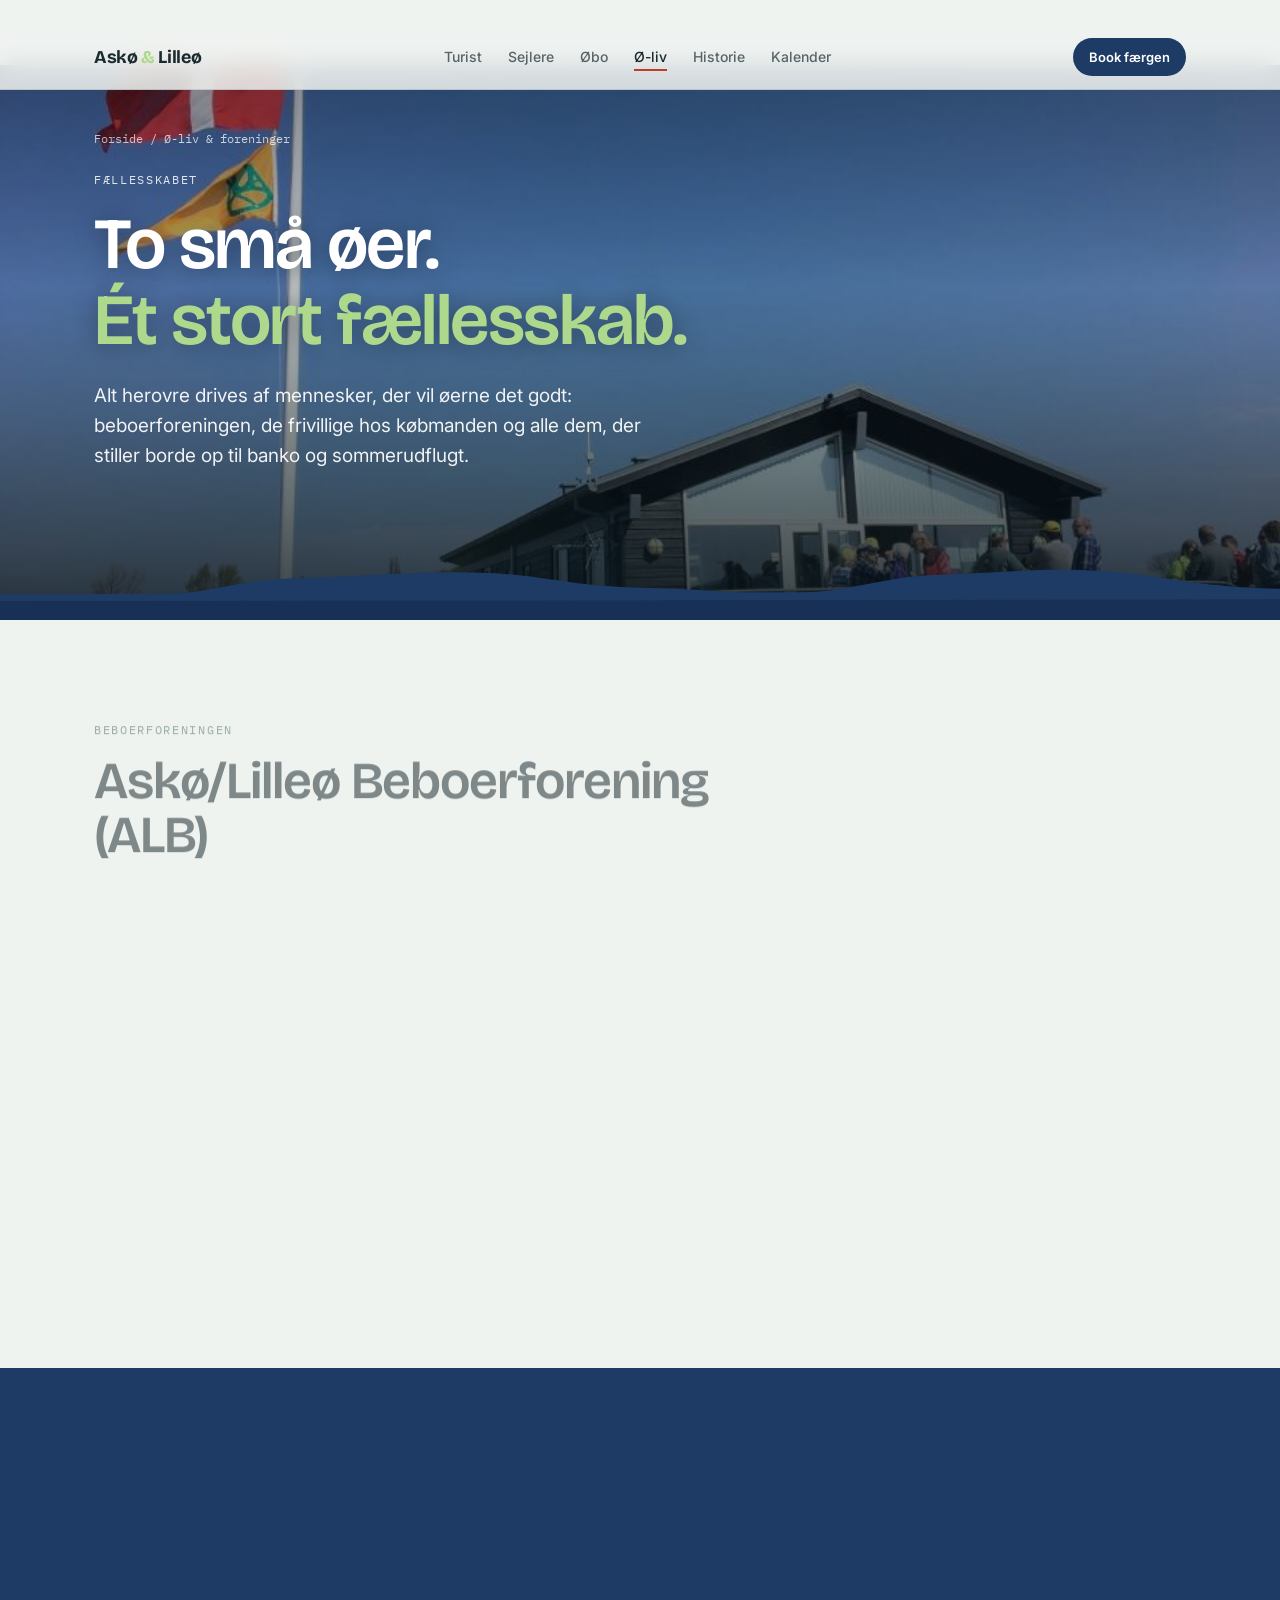
<file: foreninger.html>
<!DOCTYPE html>
<html lang="da">
<head>
<meta charset="UTF-8">
<meta http-equiv="refresh" content="0; url=oe-liv.html#foreninger">
<link rel="canonical" href="oe-liv.html">
<title>Foreninger · Askø & Lilleø</title>
<meta name="robots" content="noindex">
</head>
<body>
<p>Foreningerne er flyttet til <a href="oe-liv.html#foreninger">Ø-liv & foreninger</a>. Du sendes videre…</p>
</body>
</html>
</file>
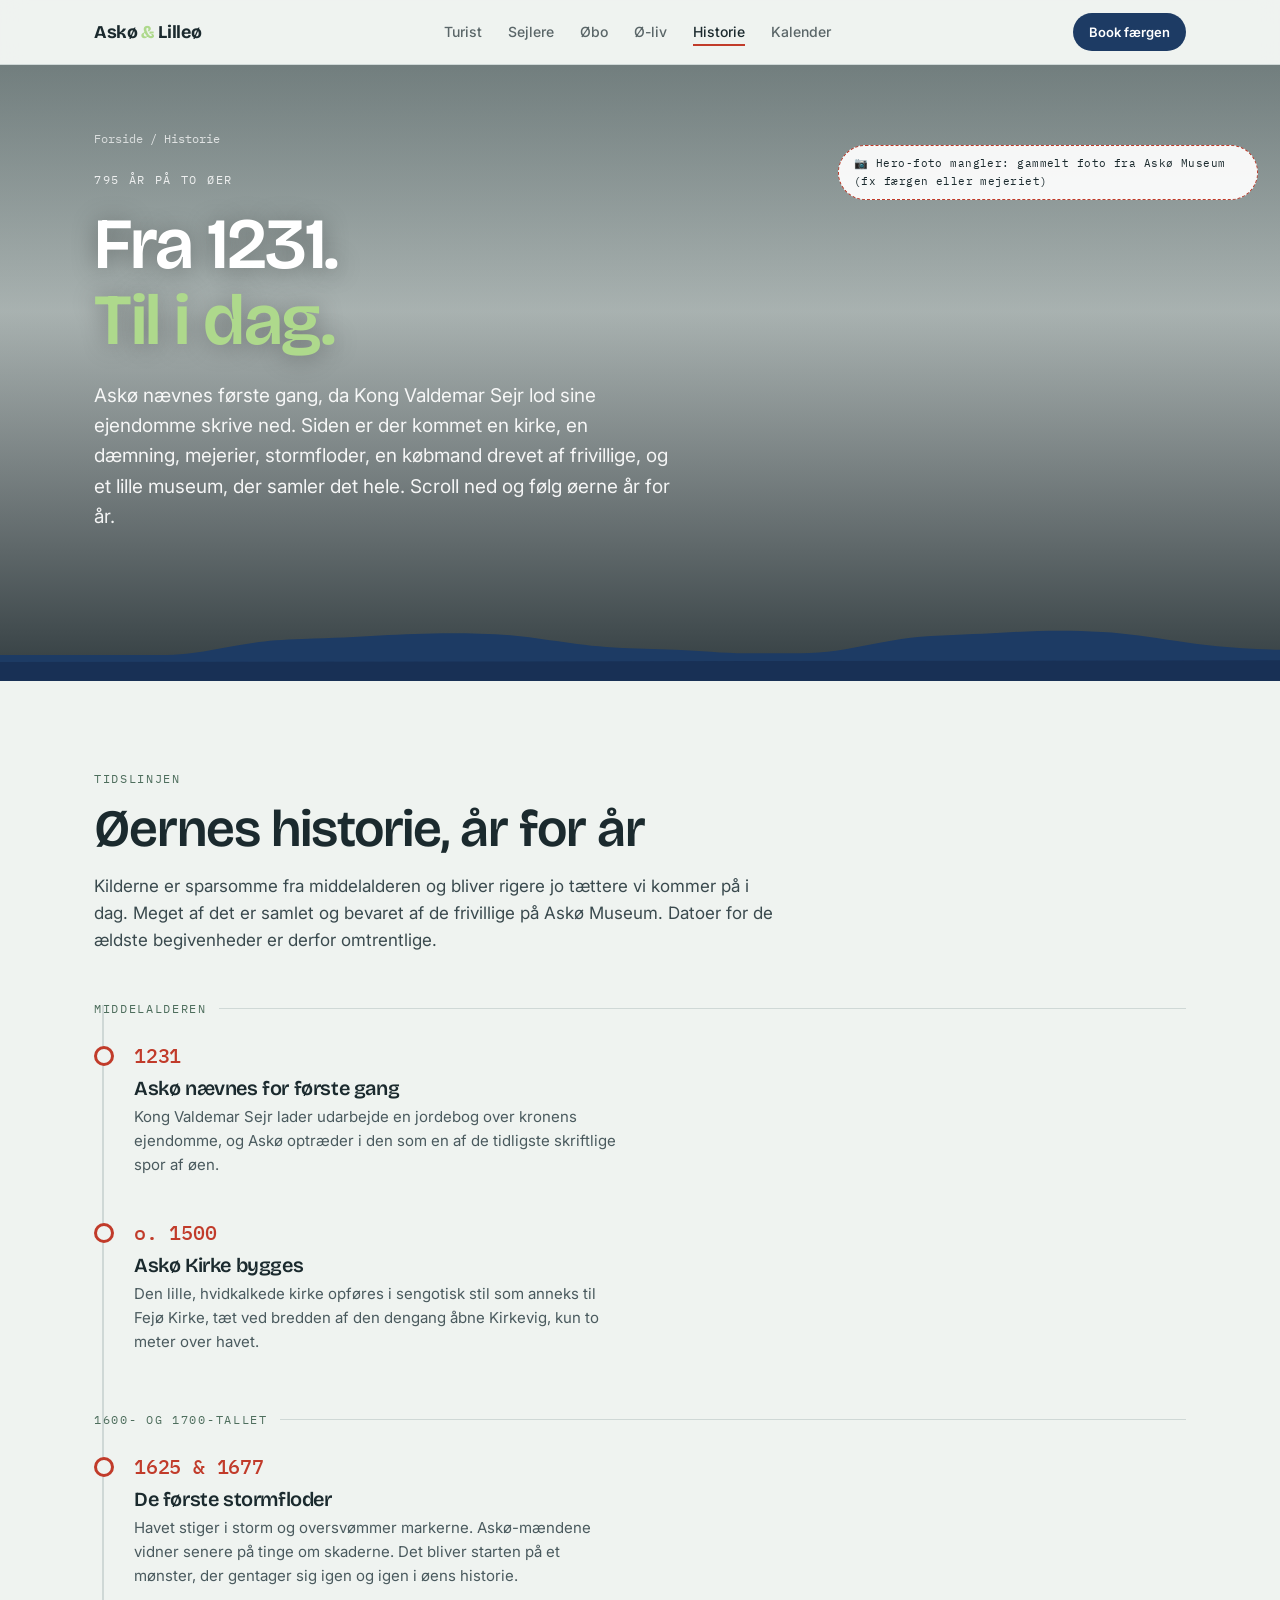
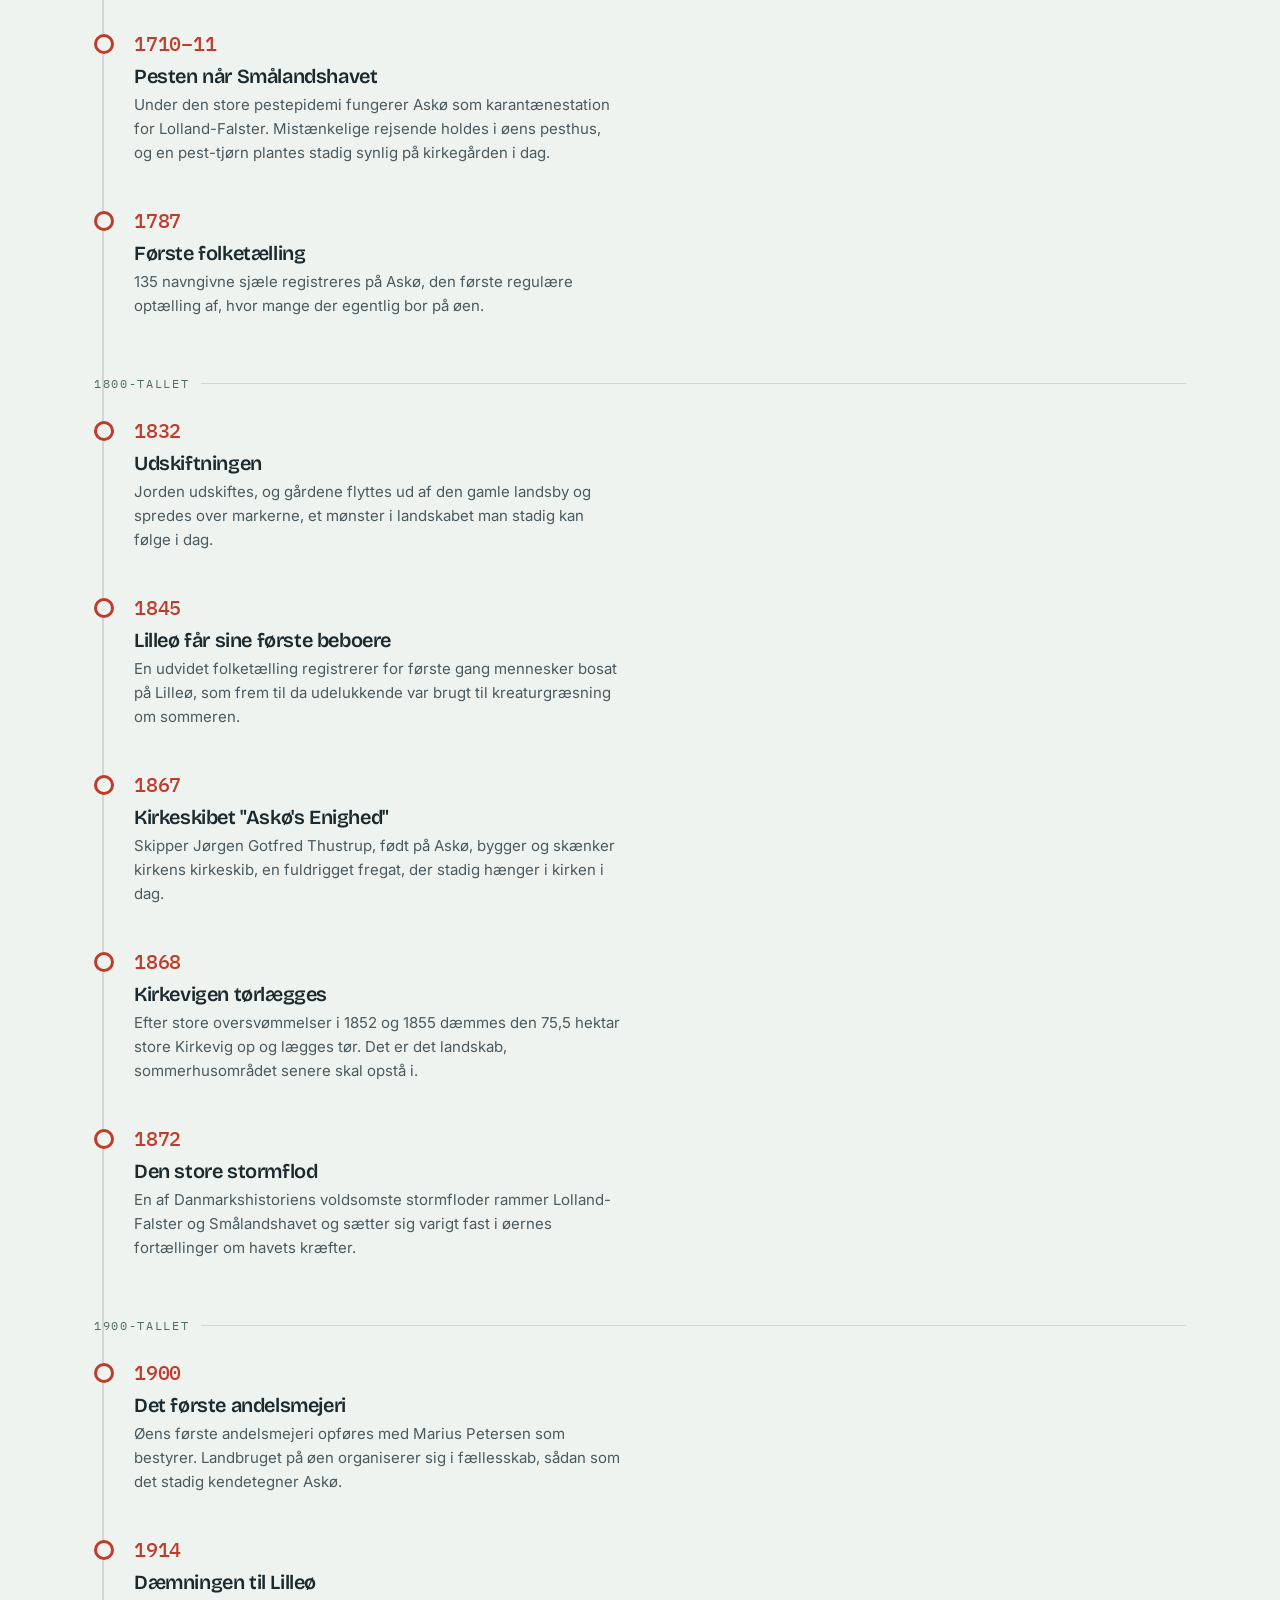
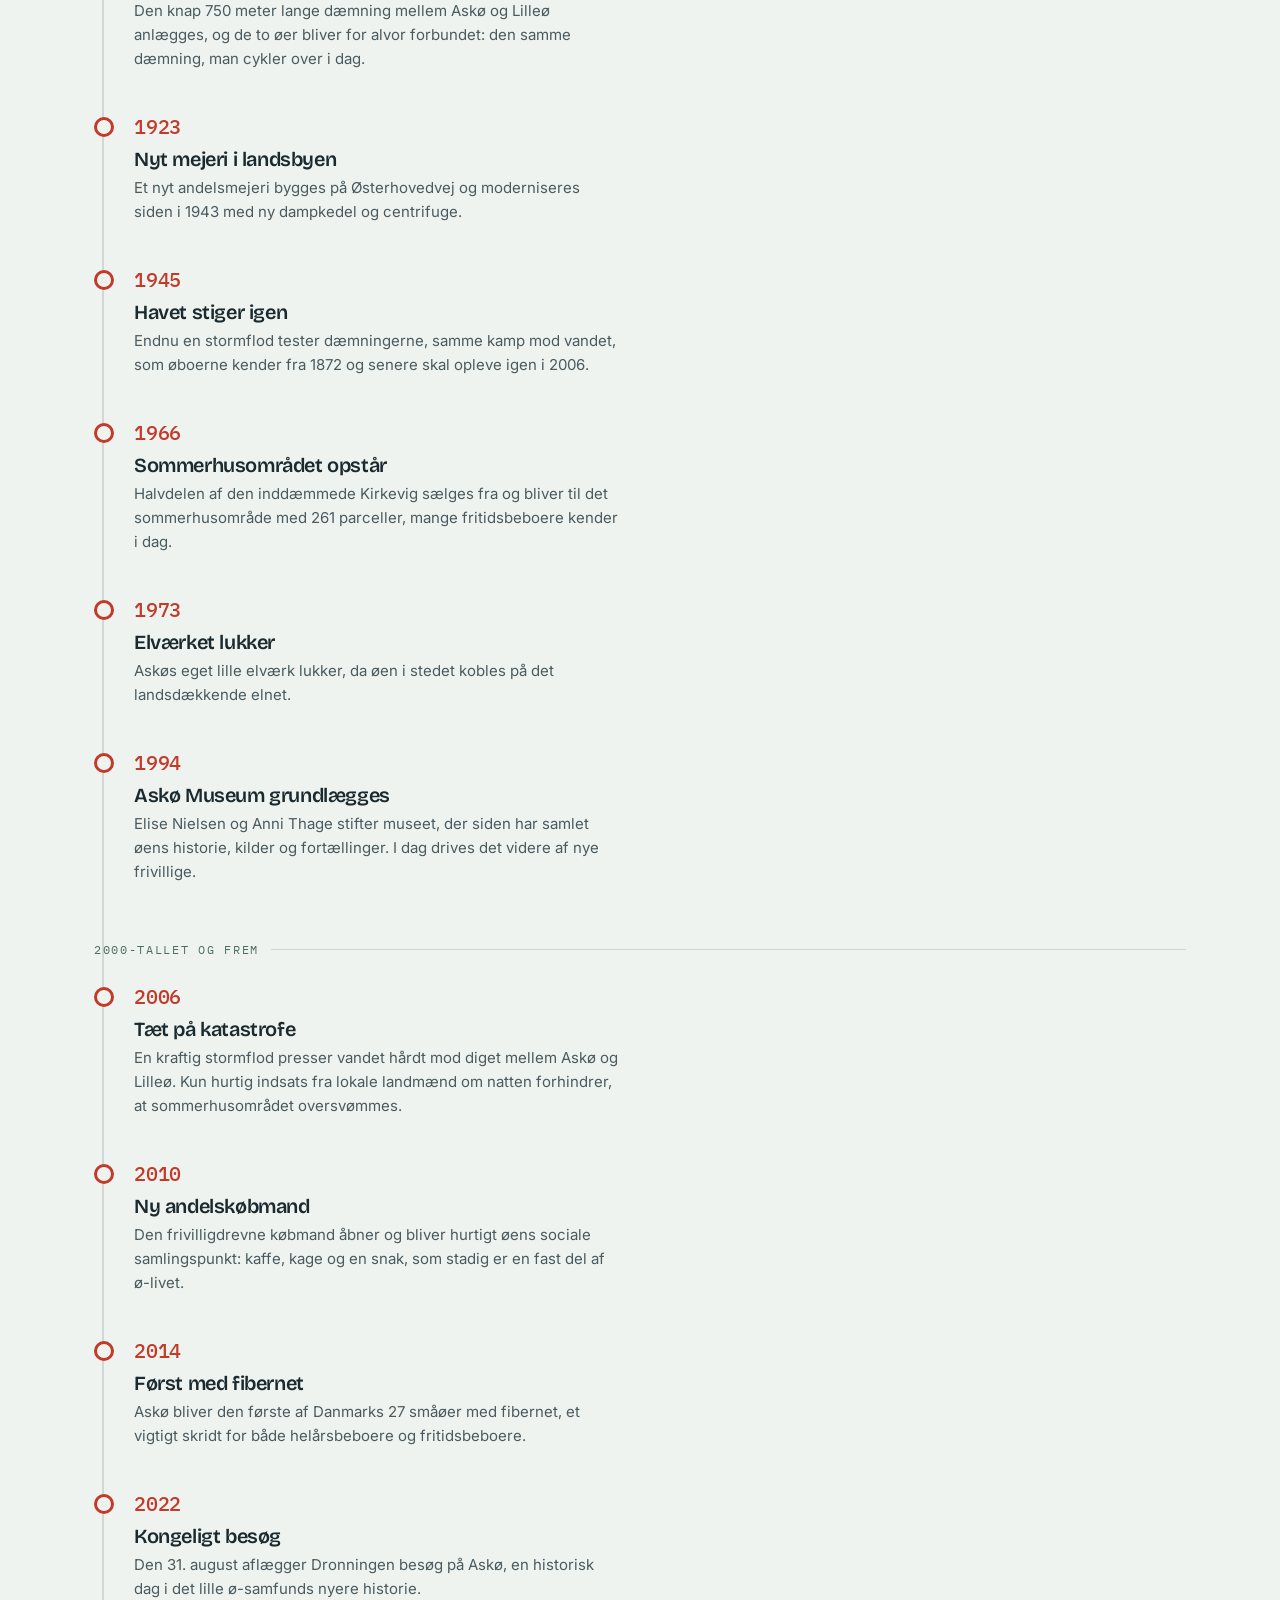
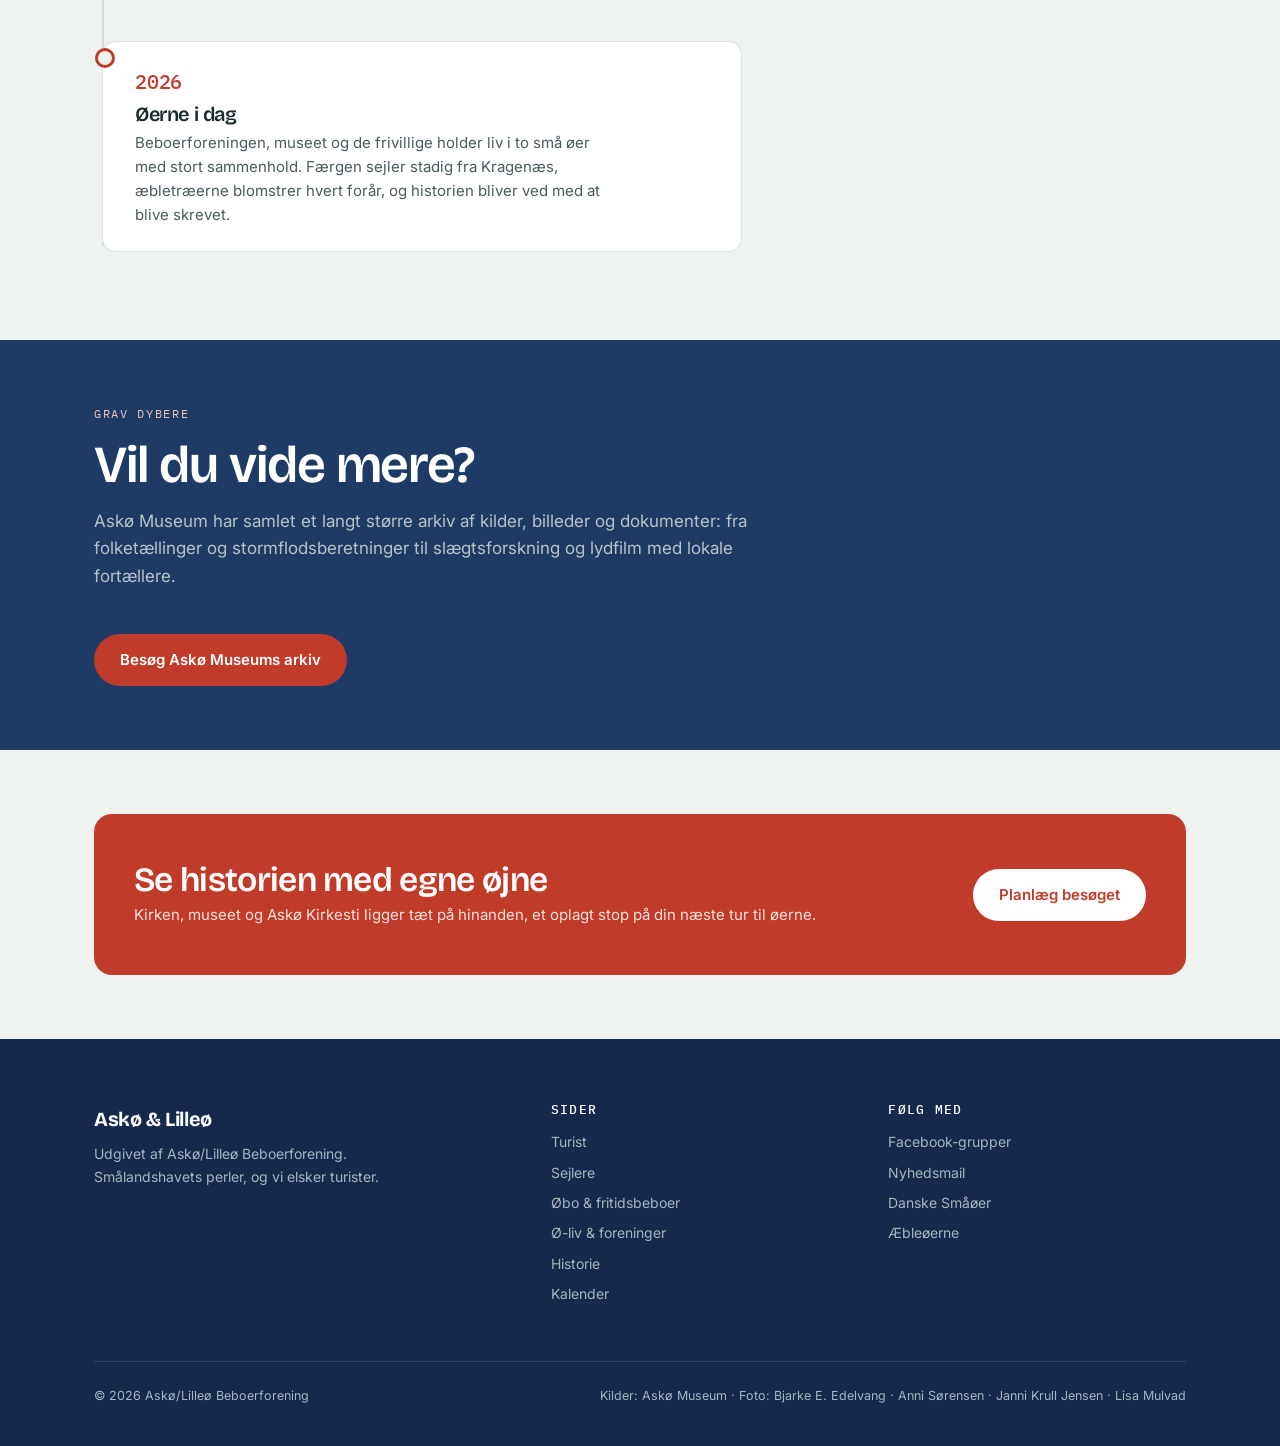
<file: historie.html>
<!DOCTYPE html>
<html lang="da">
<head>
<meta charset="UTF-8">
<meta name="viewport" content="width=device-width, initial-scale=1.0">
<title>Historie · Askø & Lilleø</title>
<meta name="description" content="Askø og Lilleøs historie fra øerne nævnes første gang i 1231 til i dag: kirken, stormfloderne, dæmningen til Lilleø, museet og livet på øerne i 2026.">
<link rel="preconnect" href="https://fonts.googleapis.com">
<link href="https://fonts.googleapis.com/css2?family=Bricolage+Grotesque:opsz,wght@12..96,300..800&family=Inter:wght@400;500;600&family=IBM+Plex+Mono:wght@400;500&display=swap" rel="stylesheet">
<link rel="stylesheet" href="styles.css?v=26">
</head>
<body>

<nav class="top">
  <div class="wrap nav-inner">
    <a class="brand" href="index.html">Askø <span>&</span> Lilleø</a>
    <button class="burger" aria-label="Menu" aria-expanded="false">☰</button>
    <ul class="nav-links">
      <li><a href="turist.html">Turist</a></li>
      <li><a href="sejlere.html">Sejlere</a></li>
      <li><a href="oebo.html">Øbo</a></li>
      <li><a href="oe-liv.html">Ø-liv</a></li>
      <li><a href="historie.html">Historie</a></li>
      <li><a href="kalender.html">Kalender</a></li>
    </ul>
    <a class="nav-cta" href="https://lolland-ferry.teambooking.dk/new-booking?lang=da-DK">Book færgen</a>
  </div>
</nav>

<header class="hero sub hero--foto hero--ph">
  <span class="ph-chip">📷 Hero-foto mangler: gammelt foto fra Askø Museum (fx færgen eller mejeriet)</span>
  <div class="wrap">
    <p class="brod"><a href="index.html">Forside</a> / Historie</p>
    <p class="eyebrow">795 år på to øer</p>
    <h1>Fra 1231.<br><em>Til i dag.</em></h1>
    <p class="hero-lede">Askø nævnes første gang, da Kong Valdemar Sejr lod sine ejendomme skrive ned. Siden er der kommet en kirke, en dæmning, mejerier, stormfloder, en købmand drevet af frivillige, og et lille museum, der samler det hele. Scroll ned og følg øerne år for år.</p>
  </div>
  <svg class="horizon" viewBox="0 0 1440 120" preserveAspectRatio="none" aria-hidden="true">
    <path d="M0,90 L180,90 C240,90 260,74 340,72 C420,70 460,64 540,66 C600,67 640,80 700,82 L760,84 C790,85 810,88 840,88 L900,88 C960,88 990,70 1060,68 C1130,66 1170,60 1240,64 C1300,67 1340,82 1440,84 L1440,120 L0,120 Z" fill="#1D3B64"/>
    <path d="M0,98 L1440,96 L1440,120 L0,120 Z" fill="#14294C" opacity=".6"/>
  </svg>
</header>

<section>
  <div class="wrap">
    <p class="sek-label reveal">Tidslinjen</p>
    <h2 class="reveal">Øernes historie, år for år</h2>
    <p class="sek-lede reveal historie-intro">Kilderne er sparsomme fra middelalderen og bliver rigere jo tættere vi kommer på i dag. Meget af det er samlet og bevaret af de frivillige på Askø Museum. Datoer for de ældste begivenheder er derfor omtrentlige.</p>

    <div class="historie-scroll">
      <div class="historie-rail" id="historieRail"><div class="historie-rail-fyld" id="historieRailFyld"></div></div>
      <div class="historie-indhold">

        <p class="aera-label reveal">Middelalderen</p>
        <div class="tidslinje">
          <div class="aar-stop reveal">
            <span class="aar">1231</span>
            <h3>Askø nævnes for første gang</h3>
            <p>Kong Valdemar Sejr lader udarbejde en jordebog over kronens ejendomme, og Askø optræder i den som en af de tidligste skriftlige spor af øen.</p>
          </div>
          <div class="aar-stop reveal">
            <span class="aar">o. 1500</span>
            <h3>Askø Kirke bygges</h3>
            <p>Den lille, hvidkalkede kirke opføres i sengotisk stil som anneks til Fejø Kirke, tæt ved bredden af den dengang åbne Kirkevig, kun to meter over havet.</p>
          </div>
        </div>

        <p class="aera-label reveal">1600- og 1700-tallet</p>
        <div class="tidslinje">
          <div class="aar-stop reveal">
            <span class="aar">1625 & 1677</span>
            <h3>De første stormfloder</h3>
            <p>Havet stiger i storm og oversvømmer markerne. Askø-mændene vidner senere på tinge om skaderne. Det bliver starten på et mønster, der gentager sig igen og igen i øens historie.</p>
          </div>
          <div class="aar-stop reveal">
            <span class="aar">1710–11</span>
            <h3>Pesten når Smålandshavet</h3>
            <p>Under den store pestepidemi fungerer Askø som karantænestation for Lolland-Falster. Mistænkelige rejsende holdes i øens pesthus, og en pest-tjørn plantes stadig synlig på kirkegården i dag.</p>
          </div>
          <div class="aar-stop reveal">
            <span class="aar">1787</span>
            <h3>Første folketælling</h3>
            <p>135 navngivne sjæle registreres på Askø, den første regulære optælling af, hvor mange der egentlig bor på øen.</p>
          </div>
        </div>

        <p class="aera-label reveal">1800-tallet</p>
        <div class="tidslinje">
          <div class="aar-stop reveal">
            <span class="aar">1832</span>
            <h3>Udskiftningen</h3>
            <p>Jorden udskiftes, og gårdene flyttes ud af den gamle landsby og spredes over markerne, et mønster i landskabet man stadig kan følge i dag.</p>
          </div>
          <div class="aar-stop reveal">
            <span class="aar">1845</span>
            <h3>Lilleø får sine første beboere</h3>
            <p>En udvidet folketælling registrerer for første gang mennesker bosat på Lilleø, som frem til da udelukkende var brugt til kreaturgræsning om sommeren.</p>
          </div>
          <div class="aar-stop reveal">
            <span class="aar">1867</span>
            <h3>Kirkeskibet "Askø's Enighed"</h3>
            <p>Skipper Jørgen Gotfred Thustrup, født på Askø, bygger og skænker kirkens kirkeskib, en fuldrigget fregat, der stadig hænger i kirken i dag.</p>
          </div>
          <div class="aar-stop reveal">
            <span class="aar">1868</span>
            <h3>Kirkevigen tørlægges</h3>
            <p>Efter store oversvømmelser i 1852 og 1855 dæmmes den 75,5 hektar store Kirkevig op og lægges tør. Det er det landskab, sommerhusområdet senere skal opstå i.</p>
          </div>
          <div class="aar-stop reveal">
            <span class="aar">1872</span>
            <h3>Den store stormflod</h3>
            <p>En af Danmarkshistoriens voldsomste stormfloder rammer Lolland-Falster og Smålandshavet og sætter sig varigt fast i øernes fortællinger om havets kræfter.</p>
          </div>
        </div>

        <p class="aera-label reveal">1900-tallet</p>
        <div class="tidslinje">
          <div class="aar-stop reveal">
            <span class="aar">1900</span>
            <h3>Det første andelsmejeri</h3>
            <p>Øens første andelsmejeri opføres med Marius Petersen som bestyrer. Landbruget på øen organiserer sig i fællesskab, sådan som det stadig kendetegner Askø.</p>
          </div>
          <div class="aar-stop reveal">
            <span class="aar">1914</span>
            <h3>Dæmningen til Lilleø</h3>
            <p>Den knap 750 meter lange dæmning mellem Askø og Lilleø anlægges, og de to øer bliver for alvor forbundet: den samme dæmning, man cykler over i dag.</p>
          </div>
          <div class="aar-stop reveal">
            <span class="aar">1923</span>
            <h3>Nyt mejeri i landsbyen</h3>
            <p>Et nyt andelsmejeri bygges på Østerhovedvej og moderniseres siden i 1943 med ny dampkedel og centrifuge.</p>
          </div>
          <div class="aar-stop reveal">
            <span class="aar">1945</span>
            <h3>Havet stiger igen</h3>
            <p>Endnu en stormflod tester dæmningerne, samme kamp mod vandet, som øboerne kender fra 1872 og senere skal opleve igen i 2006.</p>
          </div>
          <div class="aar-stop reveal">
            <span class="aar">1966</span>
            <h3>Sommerhusområdet opstår</h3>
            <p>Halvdelen af den inddæmmede Kirkevig sælges fra og bliver til det sommerhusområde med 261 parceller, mange fritidsbeboere kender i dag.</p>
          </div>
          <div class="aar-stop reveal">
            <span class="aar">1973</span>
            <h3>Elværket lukker</h3>
            <p>Askøs eget lille elværk lukker, da øen i stedet kobles på det landsdækkende elnet.</p>
          </div>
          <div class="aar-stop reveal">
            <span class="aar">1994</span>
            <h3>Askø Museum grundlægges</h3>
            <p>Elise Nielsen og Anni Thage stifter museet, der siden har samlet øens historie, kilder og fortællinger. I dag drives det videre af nye frivillige.</p>
          </div>
        </div>

        <p class="aera-label reveal">2000-tallet og frem</p>
        <div class="tidslinje">
          <div class="aar-stop reveal">
            <span class="aar">2006</span>
            <h3>Tæt på katastrofe</h3>
            <p>En kraftig stormflod presser vandet hårdt mod diget mellem Askø og Lilleø. Kun hurtig indsats fra lokale landmænd om natten forhindrer, at sommerhusområdet oversvømmes.</p>
          </div>
          <div class="aar-stop reveal">
            <span class="aar">2010</span>
            <h3>Ny andelskøbmand</h3>
            <p>Den frivilligdrevne købmand åbner og bliver hurtigt øens sociale samlingspunkt: kaffe, kage og en snak, som stadig er en fast del af ø-livet.</p>
          </div>
          <div class="aar-stop reveal">
            <span class="aar">2014</span>
            <h3>Først med fibernet</h3>
            <p>Askø bliver den første af Danmarks 27 småøer med fibernet, et vigtigt skridt for både helårsbeboere og fritidsbeboere.</p>
          </div>
          <div class="aar-stop reveal">
            <span class="aar">2022</span>
            <h3>Kongeligt besøg</h3>
            <p>Den 31. august aflægger Dronningen besøg på Askø, en historisk dag i det lille ø-samfunds nyere historie.</p>
          </div>
          <div class="aar-stop reveal nu">
            <span class="aar">2026</span>
            <h3>Øerne i dag</h3>
            <p>Beboerforeningen, museet og de frivillige holder liv i to små øer med stort sammenhold. Færgen sejler stadig fra Kragenæs, æbletræerne blomstrer hvert forår, og historien bliver ved med at blive skrevet.</p>
          </div>
        </div>

      </div>
    </div>
  </div>
</section>

<section class="moerk tight">
  <div class="wrap">
    <p class="sek-label reveal">Grav dybere</p>
    <h2 class="reveal">Vil du vide mere?</h2>
    <p class="sek-lede reveal">Askø Museum har samlet et langt større arkiv af kilder, billeder og dokumenter: fra folketællinger og stormflodsberetninger til slægtsforskning og lydfilm med lokale fortællere.</p>
    <div class="reveal">
      <a class="btn btn-primary" href="https://askø-museum.dk">Besøg Askø Museums arkiv</a>
    </div>
  </div>
</section>

<section class="tight">
  <div class="wrap reveal">
    <div class="cta-banner">
      <div>
        <h2>Se historien med egne øjne</h2>
        <p>Kirken, museet og Askø Kirkesti ligger tæt på hinanden, et oplagt stop på din næste tur til øerne.</p>
      </div>
      <a class="btn" href="turist.html#sevaerdigheder">Planlæg besøget</a>
    </div>
  </div>
</section>

<footer>
  <div class="wrap">
    <div class="foot-grid">
      <div>
        <a class="brand" href="index.html">Askø & Lilleø</a>
        <p>Udgivet af Askø/Lilleø Beboerforening.<br>Smålandshavets perler, og vi elsker turister.</p>
      </div>
      <div>
        <h4>Sider</h4>
        <ul>
          <li><a href="turist.html">Turist</a></li>
          <li><a href="sejlere.html">Sejlere</a></li>
          <li><a href="oebo.html">Øbo & fritidsbeboer</a></li>
          <li><a href="oe-liv.html">Ø-liv & foreninger</a></li>
          <li><a href="historie.html">Historie</a></li>
          <li><a href="kalender.html">Kalender</a></li>
        </ul>
      </div>
      <div>
        <h4>Følg med</h4>
        <ul>
          <li><a href="oe-liv.html#facebook">Facebook-grupper</a></li>
          <li><a href="oebo.html#nyhedsmail">Nyhedsmail</a></li>
          <li><a href="https://danske-smaaoer.dk">Danske Småøer</a></li>
          <li><a href="https://æbleøerne.dk">Æbleøerne</a></li>
        </ul>
      </div>
    </div>
    <div class="foot-bund">
      <span>© 2026 Askø/Lilleø Beboerforening</span>
      <span>Kilder: Askø Museum · Foto: Bjarke E. Edelvang · Anni Sørensen · Janni Krull Jensen · Lisa Mulvad</span>
    </div>
  </div>
</footer>

<script src="script.js"></script>
<script>
  // Fyld historiens "skinne" i takt med at man scroller ned gennem tidslinjen
  (function(){
    const rail = document.getElementById('historieRail');
    const fyld = document.getElementById('historieRailFyld');
    if (!rail || !fyld) return;
    function opdater(){
      const rect = rail.getBoundingClientRect();
      const reference = window.innerHeight * 0.55;
      let hoejde = reference - rect.top;
      hoejde = Math.max(0, Math.min(rect.height, hoejde));
      fyld.style.height = hoejde + 'px';
    }
    window.addEventListener('scroll', opdater, { passive: true });
    window.addEventListener('resize', opdater);
    opdater();
  })();
</script>
</body>
</html>
</file>
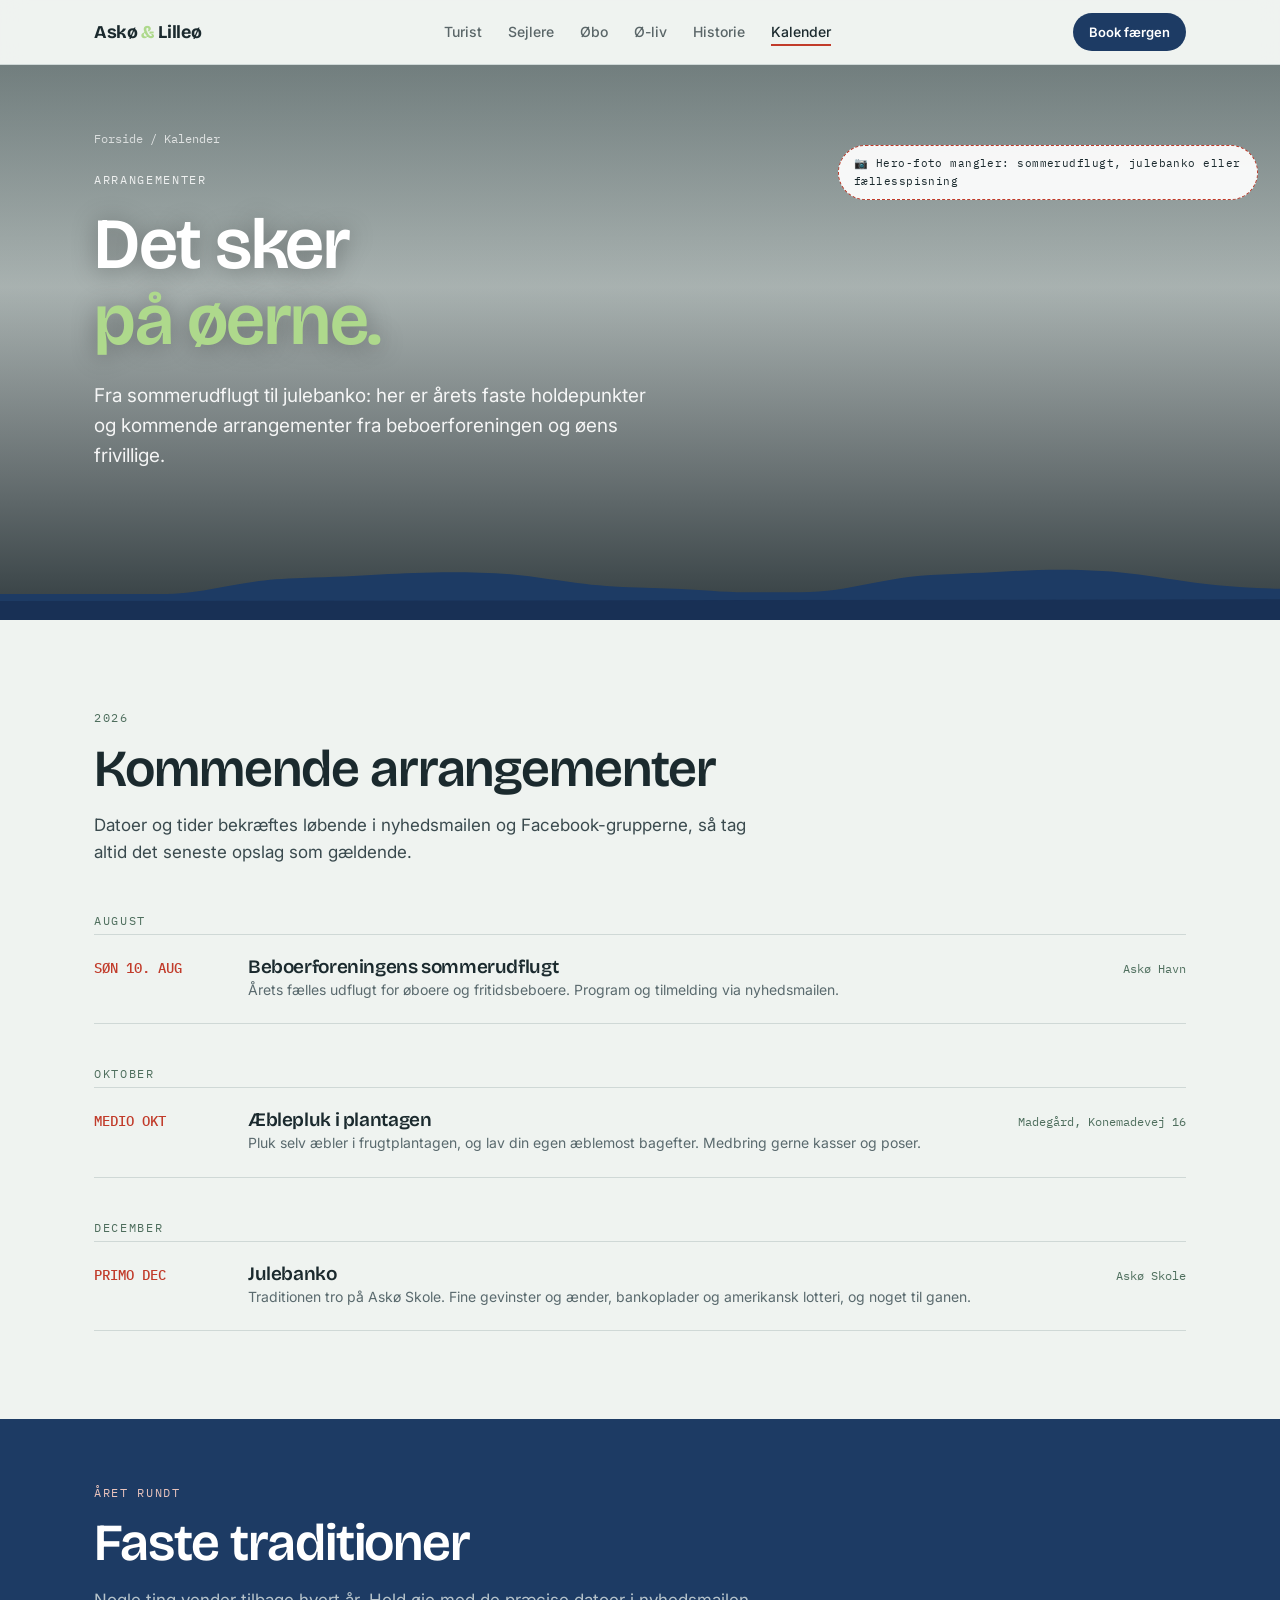
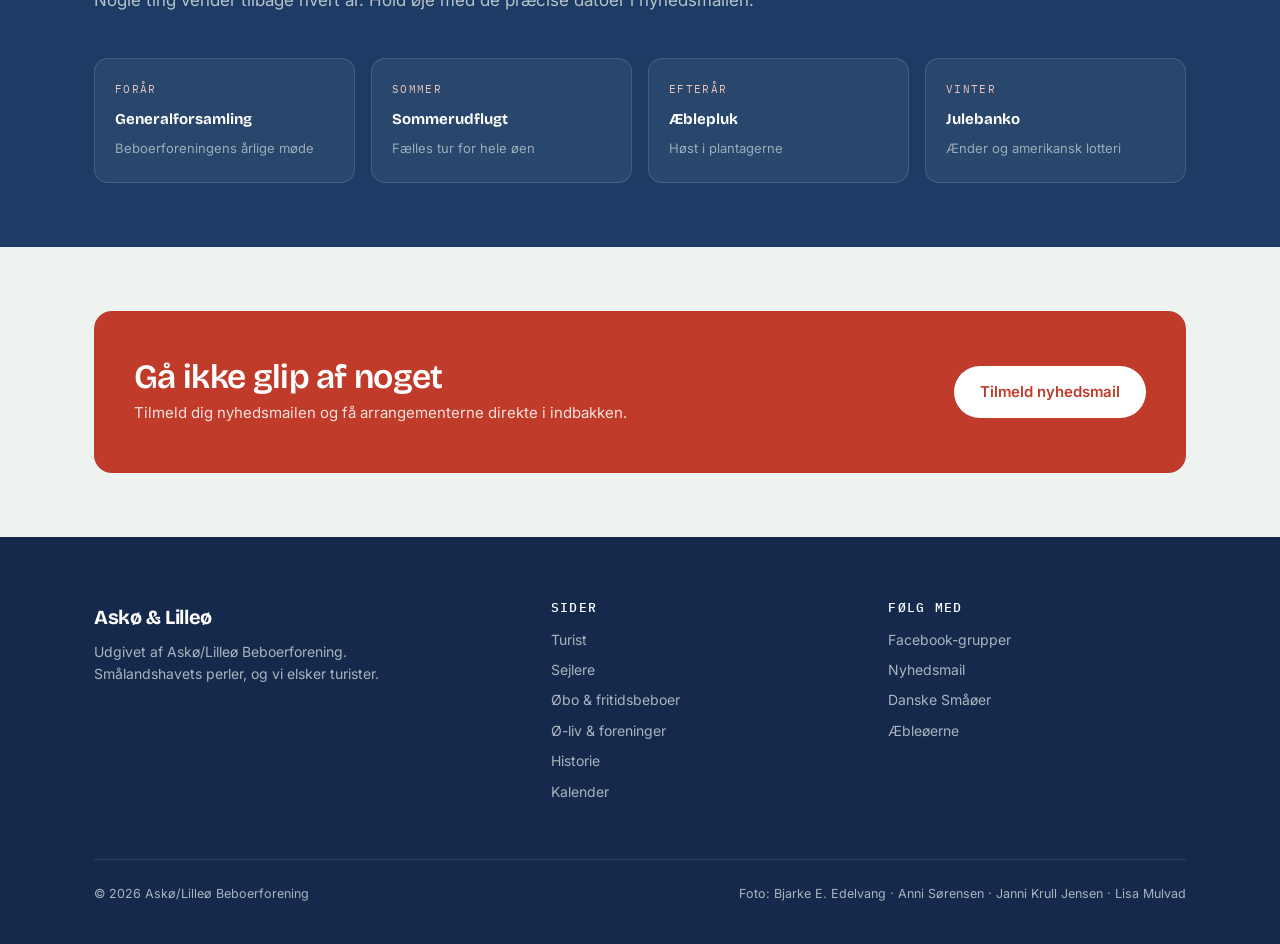
<file: kalender.html>
<!DOCTYPE html>
<html lang="da">
<head>
<meta charset="UTF-8">
<meta name="viewport" content="width=device-width, initial-scale=1.0">
<title>Kalender · Askø & Lilleø</title>
<meta name="description" content="Arrangementer på Askø og Lilleø: sommerudflugt, æblepluk, julebanko og alt det andet, beboerforeningen og øens frivillige står bag.">
<link rel="preconnect" href="https://fonts.googleapis.com">
<link href="https://fonts.googleapis.com/css2?family=Bricolage+Grotesque:opsz,wght@12..96,300..800&family=Inter:wght@400;500;600&family=IBM+Plex+Mono:wght@400;500&display=swap" rel="stylesheet">
<link rel="stylesheet" href="styles.css?v=26">
</head>
<body>

<nav class="top">
  <div class="wrap nav-inner">
    <a class="brand" href="index.html">Askø <span>&</span> Lilleø</a>
    <button class="burger" aria-label="Menu" aria-expanded="false">☰</button>
    <ul class="nav-links">
      <li><a href="turist.html">Turist</a></li>
      <li><a href="sejlere.html">Sejlere</a></li>
      <li><a href="oebo.html">Øbo</a></li>
      <li><a href="oe-liv.html">Ø-liv</a></li>
      <li><a href="historie.html">Historie</a></li>
      <li><a href="kalender.html">Kalender</a></li>
    </ul>
    <a class="nav-cta" href="https://lolland-ferry.teambooking.dk/new-booking?lang=da-DK">Book færgen</a>
  </div>
</nav>

<header class="hero sub hero--foto hero--ph">
  <span class="ph-chip">📷 Hero-foto mangler: sommerudflugt, julebanko eller fællesspisning</span>
  <div class="wrap">
    <p class="brod"><a href="index.html">Forside</a> / Kalender</p>
    <p class="eyebrow">Arrangementer</p>
    <h1>Det sker<br><em>på øerne.</em></h1>
    <p class="hero-lede">Fra sommerudflugt til julebanko: her er årets faste holdepunkter og kommende arrangementer fra beboerforeningen og øens frivillige.</p>
  </div>
  <svg class="horizon" viewBox="0 0 1440 120" preserveAspectRatio="none" aria-hidden="true">
    <path d="M0,90 L180,90 C240,90 260,74 340,72 C420,70 460,64 540,66 C600,67 640,80 700,82 L760,84 C790,85 810,88 840,88 L900,88 C960,88 990,70 1060,68 C1130,66 1170,60 1240,64 C1300,67 1340,82 1440,84 L1440,120 L0,120 Z" fill="#1D3B64"/>
    <path d="M0,98 L1440,96 L1440,120 L0,120 Z" fill="#14294C" opacity=".6"/>
  </svg>
</header>

<section>
  <div class="wrap">
    <p class="sek-label reveal">2026</p>
    <h2 class="reveal">Kommende arrangementer</h2>
    <p class="sek-lede reveal">Datoer og tider bekræftes løbende i nyhedsmailen og Facebook-grupperne, så tag altid det seneste opslag som gældende.</p>

    <p class="maaned-label reveal">August</p>
    <div class="events">
      <div class="event reveal">
        <span class="dato">SØN 10. AUG</span>
        <div>
          <h3>Beboerforeningens sommerudflugt</h3>
          <p>Årets fælles udflugt for øboere og fritidsbeboere. Program og tilmelding via nyhedsmailen.</p>
        </div>
        <span class="sted">Askø Havn</span>
      </div>
    </div>

    <p class="maaned-label reveal">Oktober</p>
    <div class="events">
      <div class="event reveal">
        <span class="dato">MEDIO OKT</span>
        <div>
          <h3>Æblepluk i plantagen</h3>
          <p>Pluk selv æbler i frugtplantagen, og lav din egen æblemost bagefter. Medbring gerne kasser og poser.</p>
        </div>
        <span class="sted">Madegård, Konemadevej 16</span>
      </div>
    </div>

    <p class="maaned-label reveal">December</p>
    <div class="events">
      <div class="event reveal">
        <span class="dato">PRIMO DEC</span>
        <div>
          <h3>Julebanko</h3>
          <p>Traditionen tro på Askø Skole. Fine gevinster og ænder, bankoplader og amerikansk lotteri, og noget til ganen.</p>
        </div>
        <span class="sted">Askø Skole</span>
      </div>
    </div>
  </div>
</section>

<section class="moerk tight">
  <div class="wrap">
    <p class="sek-label reveal">Året rundt</p>
    <h2 class="reveal">Faste traditioner</h2>
    <p class="sek-lede reveal">Nogle ting vender tilbage hvert år. Hold øje med de præcise datoer i nyhedsmailen.</p>
    <div class="grid-4">
      <div class="p-kort reveal" style="background:rgba(232,240,236,.06);border-color:rgba(232,240,236,.15)">
        <span class="mono" style="color:var(--blomst)">Forår</span><strong style="color:#fff">Generalforsamling</strong><span style="color:rgba(232,240,236,.6)">Beboerforeningens årlige møde</span>
      </div>
      <div class="p-kort reveal" style="background:rgba(232,240,236,.06);border-color:rgba(232,240,236,.15)">
        <span class="mono" style="color:var(--blomst)">Sommer</span><strong style="color:#fff">Sommerudflugt</strong><span style="color:rgba(232,240,236,.6)">Fælles tur for hele øen</span>
      </div>
      <div class="p-kort reveal" style="background:rgba(232,240,236,.06);border-color:rgba(232,240,236,.15)">
        <span class="mono" style="color:var(--blomst)">Efterår</span><strong style="color:#fff">Æblepluk</strong><span style="color:rgba(232,240,236,.6)">Høst i plantagerne</span>
      </div>
      <div class="p-kort reveal" style="background:rgba(232,240,236,.06);border-color:rgba(232,240,236,.15)">
        <span class="mono" style="color:var(--blomst)">Vinter</span><strong style="color:#fff">Julebanko</strong><span style="color:rgba(232,240,236,.6)">Ænder og amerikansk lotteri</span>
      </div>
    </div>
  </div>
</section>

<section class="tight">
  <div class="wrap reveal">
    <div class="cta-banner">
      <div>
        <h2>Gå ikke glip af noget</h2>
        <p>Tilmeld dig nyhedsmailen og få arrangementerne direkte i indbakken.</p>
      </div>
      <a class="btn" href="oebo.html#nyhedsmail">Tilmeld nyhedsmail</a>
    </div>
  </div>
</section>

<footer>
  <div class="wrap">
    <div class="foot-grid">
      <div>
        <a class="brand" href="index.html">Askø & Lilleø</a>
        <p>Udgivet af Askø/Lilleø Beboerforening.<br>Smålandshavets perler, og vi elsker turister.</p>
      </div>
      <div>
        <h4>Sider</h4>
        <ul>
          <li><a href="turist.html">Turist</a></li>
          <li><a href="sejlere.html">Sejlere</a></li>
          <li><a href="oebo.html">Øbo & fritidsbeboer</a></li>
          <li><a href="oe-liv.html">Ø-liv & foreninger</a></li>
          <li><a href="historie.html">Historie</a></li>
          <li><a href="kalender.html">Kalender</a></li>
        </ul>
      </div>
      <div>
        <h4>Følg med</h4>
        <ul>
          <li><a href="oe-liv.html#facebook">Facebook-grupper</a></li>
          <li><a href="oebo.html#nyhedsmail">Nyhedsmail</a></li>
          <li><a href="https://danske-smaaoer.dk">Danske Småøer</a></li>
          <li><a href="https://æbleøerne.dk">Æbleøerne</a></li>
        </ul>
      </div>
    </div>
    <div class="foot-bund">
      <span>© 2026 Askø/Lilleø Beboerforening</span>
      <span>Foto: Bjarke E. Edelvang · Anni Sørensen · Janni Krull Jensen · Lisa Mulvad</span>
    </div>
  </div>
</footer>

<script src="script.js"></script>
</body>
</html>
</file>
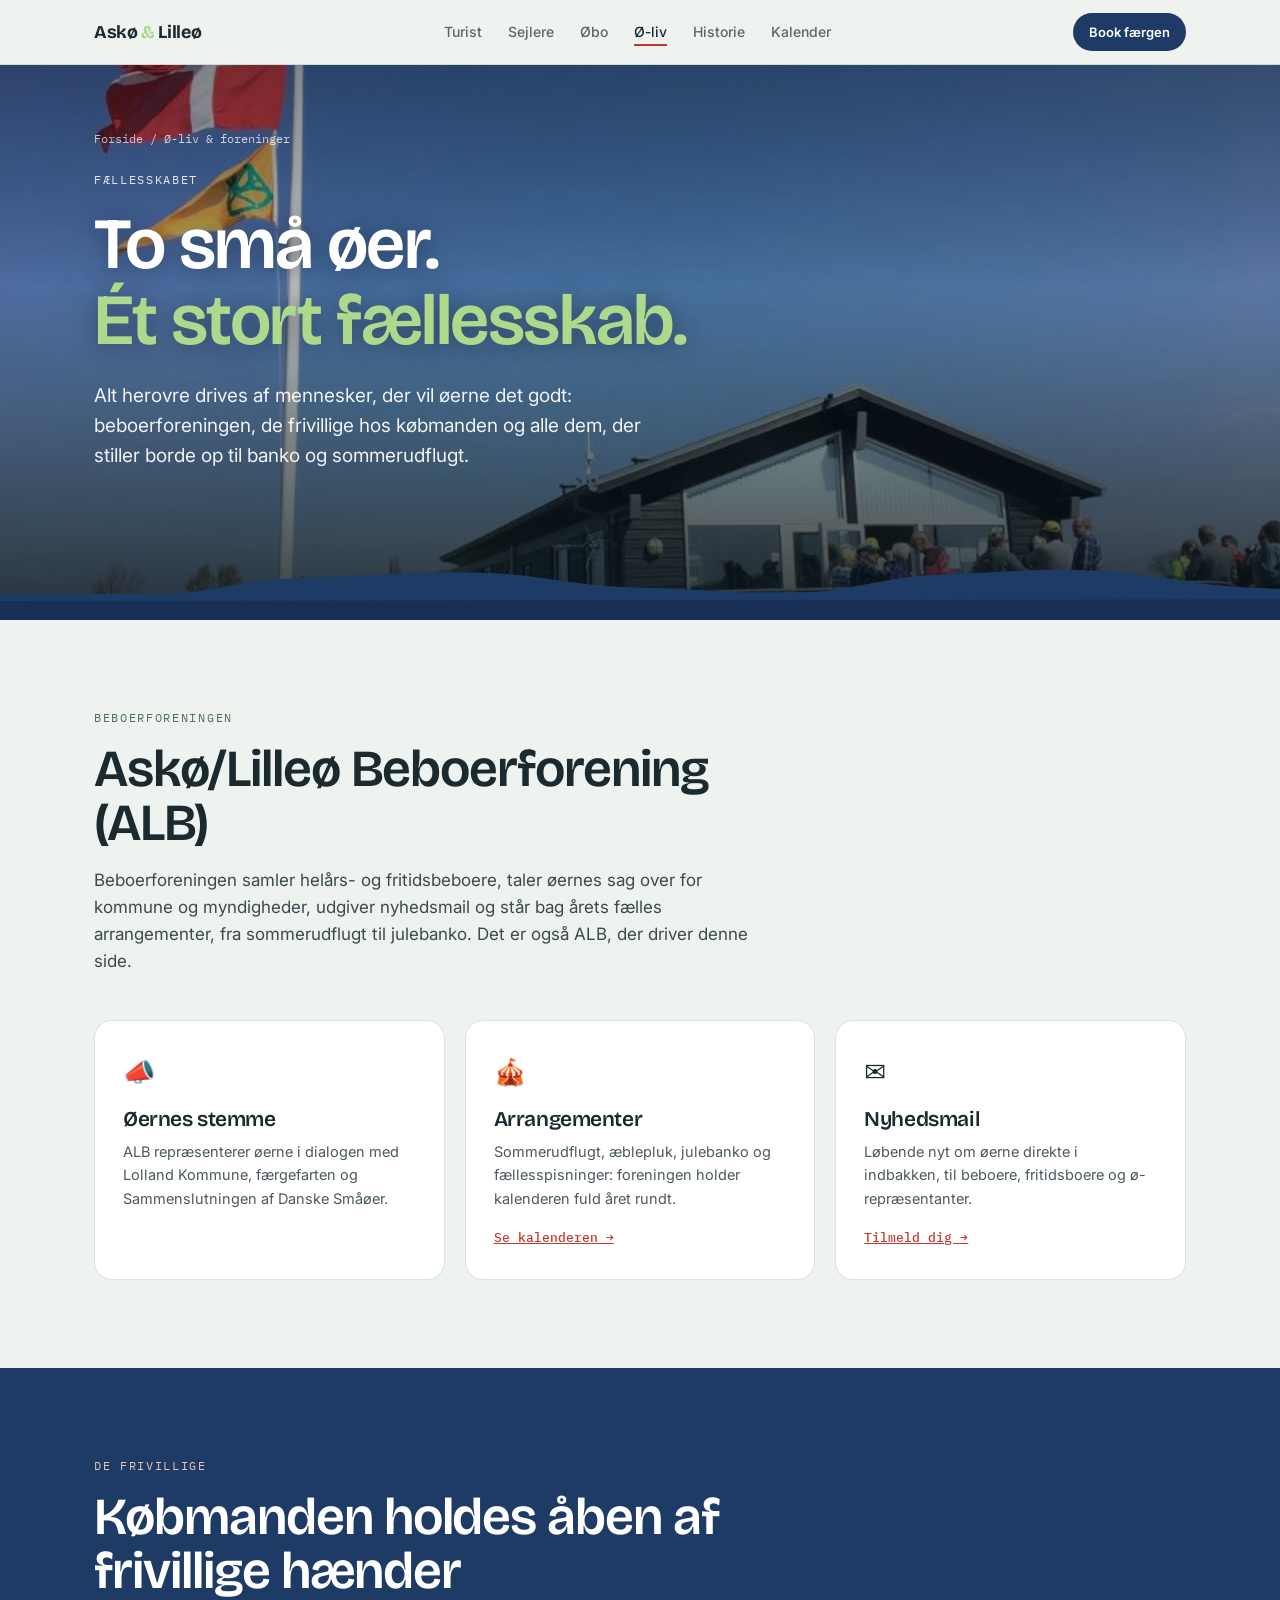
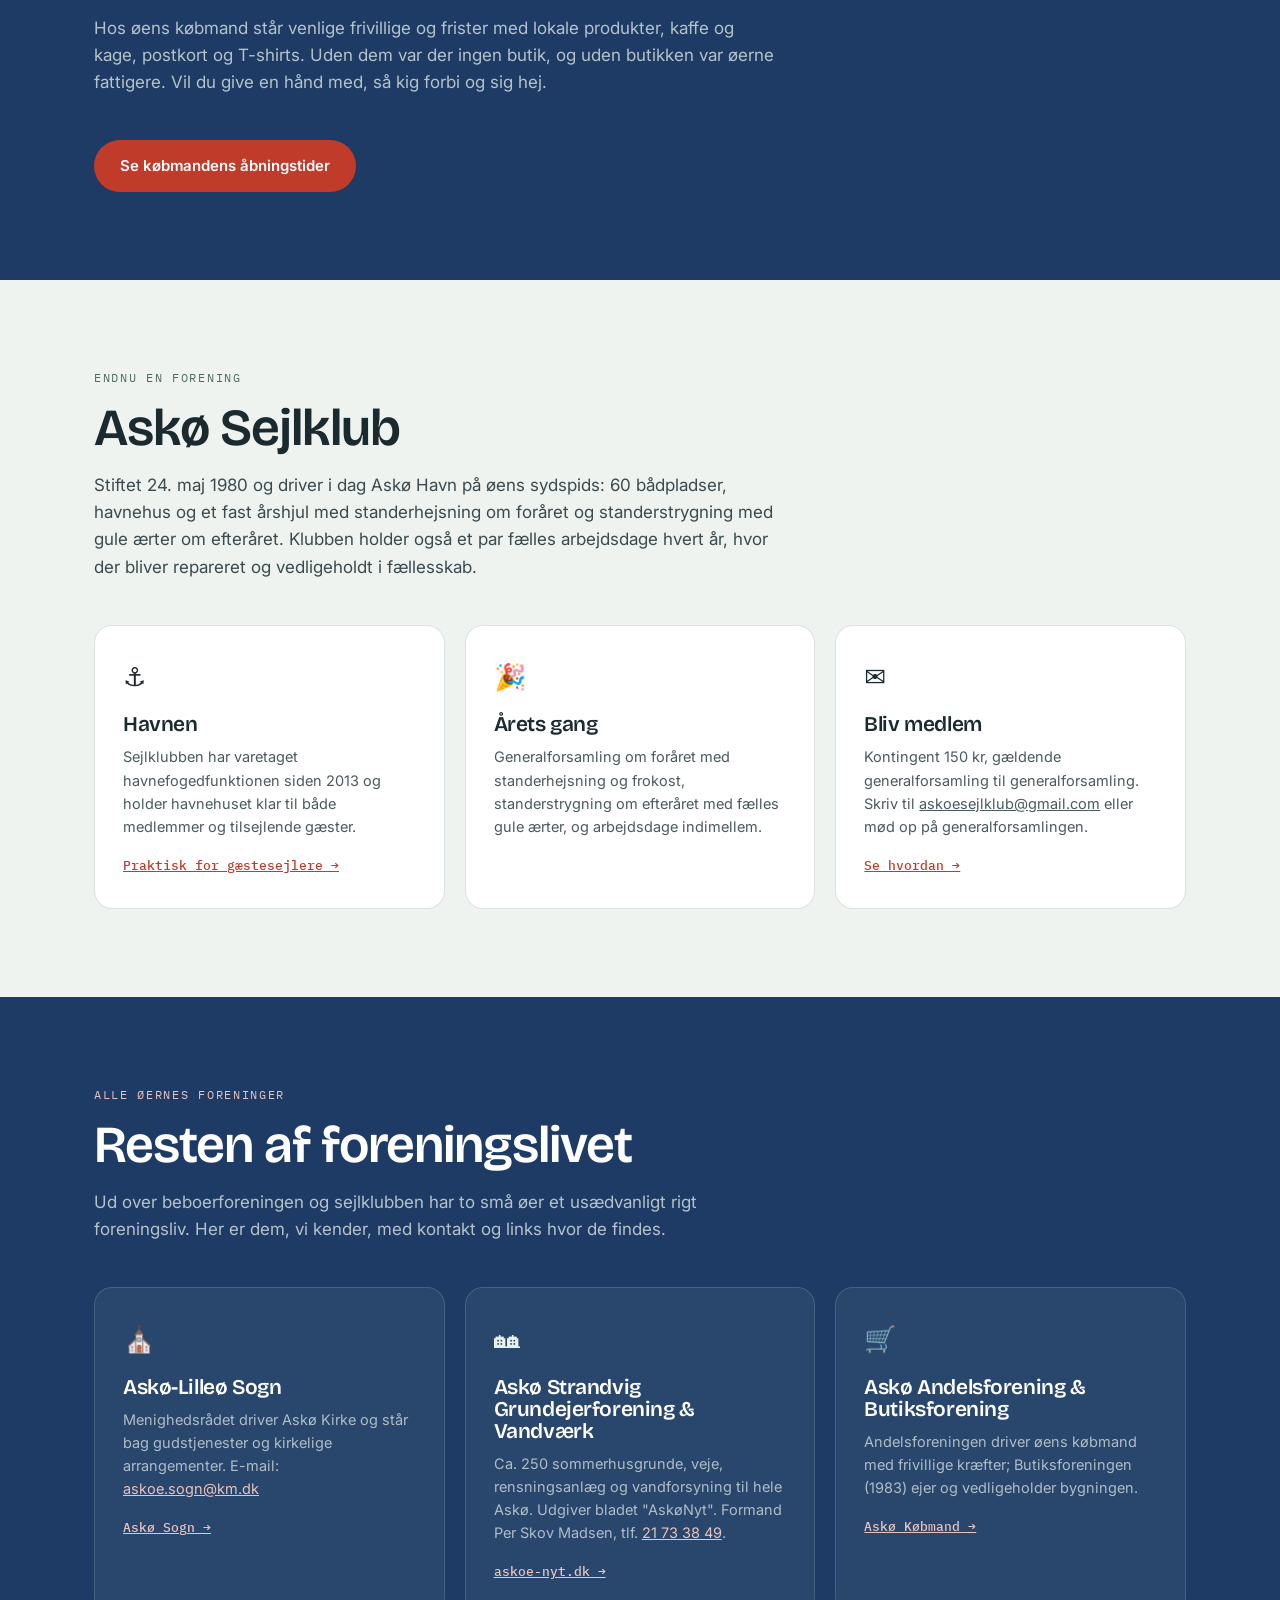
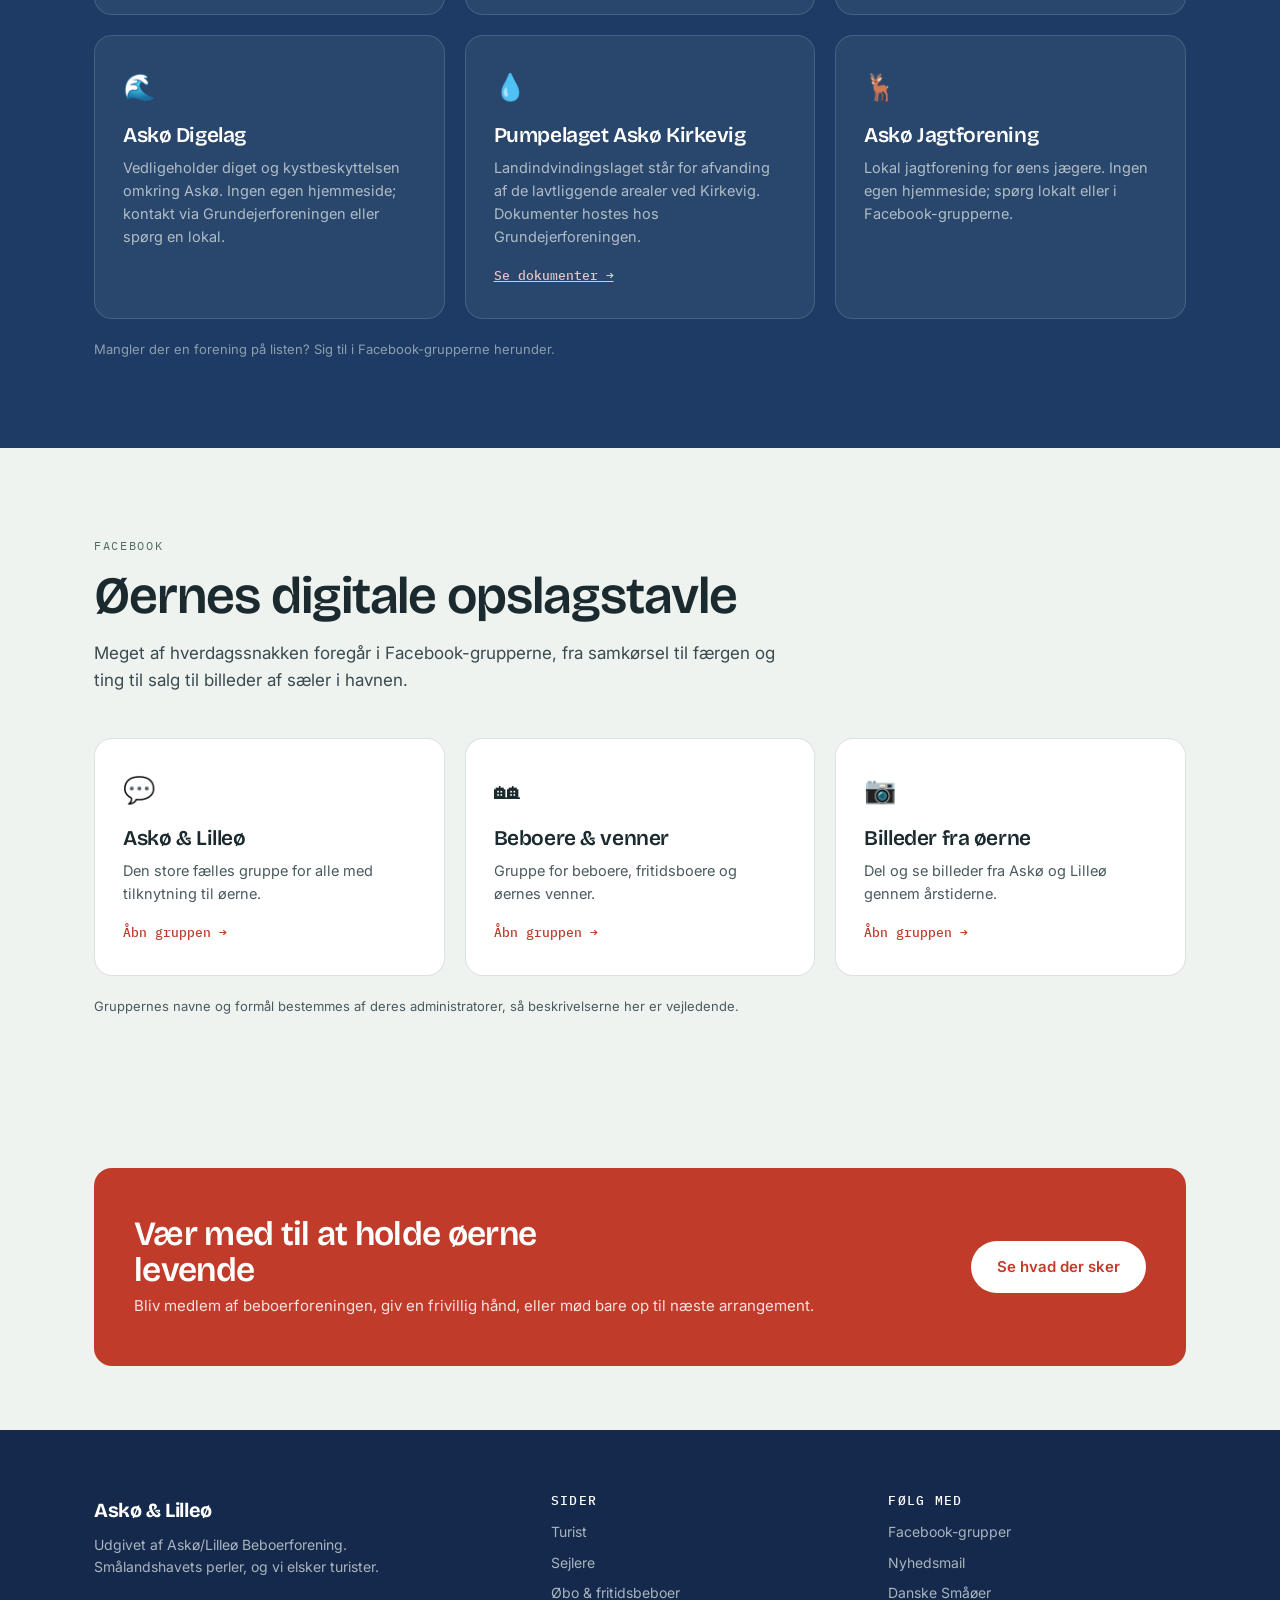
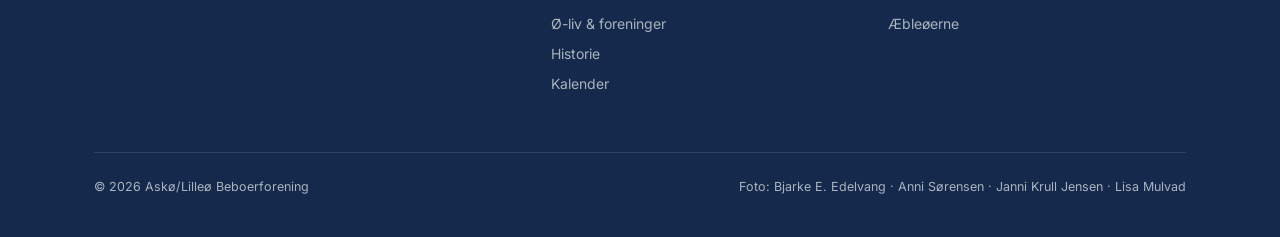
<file: oe-liv.html>
<!DOCTYPE html>
<html lang="da">
<head>
<meta charset="UTF-8">
<meta name="viewport" content="width=device-width, initial-scale=1.0">
<title>Ø-liv & foreninger · Askø & Lilleø</title>
<meta name="description" content="Foreningslivet på Askø og Lilleø: Askø/Lilleø Beboerforening, frivillige, fællesarrangementer og øernes Facebook-grupper.">
<link rel="preconnect" href="https://fonts.googleapis.com">
<link href="https://fonts.googleapis.com/css2?family=Bricolage+Grotesque:opsz,wght@12..96,300..800&family=Inter:wght@400;500;600&family=IBM+Plex+Mono:wght@400;500&display=swap" rel="stylesheet">
<link rel="stylesheet" href="styles.css?v=26">
</head>
<body>

<nav class="top">
  <div class="wrap nav-inner">
    <a class="brand" href="index.html">Askø <span>&</span> Lilleø</a>
    <button class="burger" aria-label="Menu" aria-expanded="false">☰</button>
    <ul class="nav-links">
      <li><a href="turist.html">Turist</a></li>
      <li><a href="sejlere.html">Sejlere</a></li>
      <li><a href="oebo.html">Øbo</a></li>
      <li><a href="oe-liv.html">Ø-liv</a></li>
      <li><a href="historie.html">Historie</a></li>
      <li><a href="kalender.html">Kalender</a></li>
    </ul>
    <a class="nav-cta" href="https://lolland-ferry.teambooking.dk/new-booking?lang=da-DK">Book færgen</a>
  </div>
</nav>

<header class="hero sub hero--foto" style="background-image:url('images/standerhejsning.jpg');background-position:center 30%">
  <div class="wrap">
    <p class="brod"><a href="index.html">Forside</a> / Ø-liv & foreninger</p>
    <p class="eyebrow">Fællesskabet</p>
    <h1>To små øer.<br><em>Ét stort fællesskab.</em></h1>
    <p class="hero-lede">Alt herovre drives af mennesker, der vil øerne det godt: beboerforeningen, de frivillige hos købmanden og alle dem, der stiller borde op til banko og sommerudflugt.</p>
  </div>
  <svg class="horizon" viewBox="0 0 1440 120" preserveAspectRatio="none" aria-hidden="true">
    <path d="M0,90 L180,90 C240,90 260,74 340,72 C420,70 460,64 540,66 C600,67 640,80 700,82 L760,84 C790,85 810,88 840,88 L900,88 C960,88 990,70 1060,68 C1130,66 1170,60 1240,64 C1300,67 1340,82 1440,84 L1440,120 L0,120 Z" fill="#1D3B64"/>
    <path d="M0,98 L1440,96 L1440,120 L0,120 Z" fill="#14294C" opacity=".6"/>
  </svg>
</header>

<section>
  <div class="wrap">
    <p class="sek-label reveal">Beboerforeningen</p>
    <h2 class="reveal">Askø/Lilleø Beboerforening (ALB)</h2>
    <p class="sek-lede reveal">Beboerforeningen samler helårs- og fritidsbeboere, taler øernes sag over for kommune og myndigheder, udgiver nyhedsmail og står bag årets fælles arrangementer, fra sommerudflugt til julebanko. Det er også ALB, der driver denne side.</p>
    <div class="grid-3">
      <div class="kort reveal">
        <span class="ikon">📣</span>
        <h3>Øernes stemme</h3>
        <p>ALB repræsenterer øerne i dialogen med Lolland Kommune, færgefarten og Sammenslutningen af Danske Småøer.</p>
      </div>
      <div class="kort reveal">
        <span class="ikon">🎪</span>
        <h3>Arrangementer</h3>
        <p>Sommerudflugt, æblepluk, julebanko og fællesspisninger: foreningen holder kalenderen fuld året rundt.</p>
        <a class="pil" href="kalender.html">Se kalenderen →</a>
      </div>
      <div class="kort reveal">
        <span class="ikon">✉️</span>
        <h3>Nyhedsmail</h3>
        <p>Løbende nyt om øerne direkte i indbakken, til beboere, fritidsboere og ø-repræsentanter.</p>
        <a class="pil" href="oebo.html#nyhedsmail">Tilmeld dig →</a>
      </div>
    </div>
  </div>
</section>

<section class="moerk">
  <div class="wrap">
    <p class="sek-label reveal">De frivillige</p>
    <h2 class="reveal">Købmanden holdes åben af frivillige hænder</h2>
    <p class="sek-lede reveal">Hos øens købmand står venlige frivillige og frister med lokale produkter, kaffe og kage, postkort og T-shirts. Uden dem var der ingen butik, og uden butikken var øerne fattigere. Vil du give en hånd med, så kig forbi og sig hej.</p>
    <div class="reveal">
      <a class="btn btn-primary" href="http://www.askoe-koebmand.dk">Se købmandens åbningstider</a>
    </div>
  </div>
</section>

<section>
  <div class="wrap">
    <p class="sek-label reveal">Endnu en forening</p>
    <h2 class="reveal">Askø Sejlklub</h2>
    <p class="sek-lede reveal">Stiftet 24. maj 1980 og driver i dag Askø Havn på øens sydspids: 60 bådpladser, havnehus og et fast årshjul med standerhejsning om foråret og standerstrygning med gule ærter om efteråret. Klubben holder også et par fælles arbejdsdage hvert år, hvor der bliver repareret og vedligeholdt i fællesskab.</p>
    <div class="grid-3">
      <div class="kort reveal">
        <span class="ikon">⚓</span>
        <h3>Havnen</h3>
        <p>Sejlklubben har varetaget havnefogedfunktionen siden 2013 og holder havnehuset klar til både medlemmer og tilsejlende gæster.</p>
        <a class="pil" href="sejlere.html">Praktisk for gæstesejlere →</a>
      </div>
      <div class="kort reveal">
        <span class="ikon">🎉</span>
        <h3>Årets gang</h3>
        <p>Generalforsamling om foråret med standerhejsning og frokost, standerstrygning om efteråret med fælles gule ærter, og arbejdsdage indimellem.</p>
      </div>
      <div class="kort reveal">
        <span class="ikon">✉️</span>
        <h3>Bliv medlem</h3>
        <p>Kontingent 150 kr, gældende generalforsamling til generalforsamling. Skriv til <a href="mailto:askoesejlklub@gmail.com">askoesejlklub@gmail.com</a> eller mød op på generalforsamlingen.</p>
        <a class="pil" href="https://xn--ask-sejlklub-xjb.dk/medlemsskab">Se hvordan →</a>
      </div>
    </div>
  </div>
</section>

<section class="moerk" id="foreninger">
  <div class="wrap">
    <p class="sek-label reveal">Alle øernes foreninger</p>
    <h2 class="reveal">Resten af foreningslivet</h2>
    <p class="sek-lede reveal">Ud over beboerforeningen og sejlklubben har to små øer et usædvanligt rigt foreningsliv. Her er dem, vi kender, med kontakt og links hvor de findes.</p>
    <div class="grid-3" style="margin-top:44px">
      <div class="kort reveal" style="background:rgba(232,240,236,.06);border-color:rgba(232,240,236,.15)">
        <span class="ikon">⛪</span>
        <h3>Askø-Lilleø Sogn</h3>
        <p style="color:rgba(232,240,236,.7)">Menighedsrådet driver Askø Kirke og står bag gudstjenester og kirkelige arrangementer. E-mail: <a href="mailto:askoe.sogn@km.dk" style="color:var(--blomst)">askoe.sogn@km.dk</a></p>
        <a class="pil" style="color:var(--blomst)" href="https://sogn.dk/askoe">Askø Sogn →</a>
      </div>
      <div class="kort reveal" style="background:rgba(232,240,236,.06);border-color:rgba(232,240,236,.15)">
        <span class="ikon">🏘</span>
        <h3>Askø Strandvig Grundejerforening & Vandværk</h3>
        <p style="color:rgba(232,240,236,.7)">Ca. 250 sommerhusgrunde, veje, rensningsanlæg og vandforsyning til hele Askø. Udgiver bladet "AskøNyt". Formand Per Skov Madsen, tlf. <a href="tel:+4521733849" style="color:var(--blomst)">21 73 38 49</a>.</p>
        <a class="pil" style="color:var(--blomst)" href="http://www.askoe-nyt.dk">askoe-nyt.dk →</a>
      </div>
      <div class="kort reveal" style="background:rgba(232,240,236,.06);border-color:rgba(232,240,236,.15)">
        <span class="ikon">🛒</span>
        <h3>Askø Andelsforening & Butiksforening</h3>
        <p style="color:rgba(232,240,236,.7)">Andelsforeningen driver øens købmand med frivillige kræfter; Butiksforeningen (1983) ejer og vedligeholder bygningen.</p>
        <a class="pil" style="color:var(--blomst)" href="http://www.askoe-koebmand.dk">Askø Købmand →</a>
      </div>
      <div class="kort reveal" style="background:rgba(232,240,236,.06);border-color:rgba(232,240,236,.15)">
        <span class="ikon">🌊</span>
        <h3>Askø Digelag</h3>
        <p style="color:rgba(232,240,236,.7)">Vedligeholder diget og kystbeskyttelsen omkring Askø. Ingen egen hjemmeside; kontakt via Grundejerforeningen eller spørg en lokal.</p>
      </div>
      <div class="kort reveal" style="background:rgba(232,240,236,.06);border-color:rgba(232,240,236,.15)">
        <span class="ikon">💧</span>
        <h3>Pumpelaget Askø Kirkevig</h3>
        <p style="color:rgba(232,240,236,.7)">Landindvindingslaget står for afvanding af de lavtliggende arealer ved Kirkevig. Dokumenter hostes hos Grundejerforeningen.</p>
        <a class="pil" style="color:var(--blomst)" href="http://www.askoe-nyt.dk/landindvindingslaget-ask%C3%B8-kirkevig">Se dokumenter →</a>
      </div>
      <div class="kort reveal" style="background:rgba(232,240,236,.06);border-color:rgba(232,240,236,.15)">
        <span class="ikon">🦌</span>
        <h3>Askø Jagtforening</h3>
        <p style="color:rgba(232,240,236,.7)">Lokal jagtforening for øens jægere. Ingen egen hjemmeside; spørg lokalt eller i Facebook-grupperne.</p>
      </div>
    </div>
    <p class="kort-note reveal" style="margin-top:20px;color:rgba(232,240,236,.55)">Mangler der en forening på listen? Sig til i Facebook-grupperne herunder.</p>
  </div>
</section>

<section id="facebook">
  <div class="wrap">
    <p class="sek-label reveal">Facebook</p>
    <h2 class="reveal">Øernes digitale opslagstavle</h2>
    <p class="sek-lede reveal">Meget af hverdagssnakken foregår i Facebook-grupperne, fra samkørsel til færgen og ting til salg til billeder af sæler i havnen.</p>
    <div class="grid-3">
      <a class="kort reveal" href="https://www.facebook.com/groups/41350540776">
        <span class="ikon">💬</span>
        <h3>Askø & Lilleø</h3>
        <p>Den store fælles gruppe for alle med tilknytning til øerne.</p>
        <span class="pil">Åbn gruppen →</span>
      </a>
      <a class="kort reveal" href="https://www.facebook.com/groups/274171836434132">
        <span class="ikon">🏘</span>
        <h3>Beboere & venner</h3>
        <p>Gruppe for beboere, fritidsboere og øernes venner.</p>
        <span class="pil">Åbn gruppen →</span>
      </a>
      <a class="kort reveal" href="https://www.facebook.com/groups/146740974084389">
        <span class="ikon">📷</span>
        <h3>Billeder fra øerne</h3>
        <p>Del og se billeder fra Askø og Lilleø gennem årstiderne.</p>
        <span class="pil">Åbn gruppen →</span>
      </a>
    </div>
    <p class="kort-note reveal" style="margin-top:20px">Gruppernes navne og formål bestemmes af deres administratorer, så beskrivelserne her er vejledende.</p>
  </div>
</section>

<section class="tight">
  <div class="wrap reveal">
    <div class="cta-banner">
      <div>
        <h2>Vær med til at holde øerne levende</h2>
        <p>Bliv medlem af beboerforeningen, giv en frivillig hånd, eller mød bare op til næste arrangement.</p>
      </div>
      <a class="btn" href="kalender.html">Se hvad der sker</a>
    </div>
  </div>
</section>

<footer>
  <div class="wrap">
    <div class="foot-grid">
      <div>
        <a class="brand" href="index.html">Askø & Lilleø</a>
        <p>Udgivet af Askø/Lilleø Beboerforening.<br>Smålandshavets perler, og vi elsker turister.</p>
      </div>
      <div>
        <h4>Sider</h4>
        <ul>
          <li><a href="turist.html">Turist</a></li>
          <li><a href="sejlere.html">Sejlere</a></li>
          <li><a href="oebo.html">Øbo & fritidsbeboer</a></li>
          <li><a href="oe-liv.html">Ø-liv & foreninger</a></li>
          <li><a href="historie.html">Historie</a></li>
          <li><a href="kalender.html">Kalender</a></li>
        </ul>
      </div>
      <div>
        <h4>Følg med</h4>
        <ul>
          <li><a href="oe-liv.html#facebook">Facebook-grupper</a></li>
          <li><a href="oebo.html#nyhedsmail">Nyhedsmail</a></li>
          <li><a href="https://danske-smaaoer.dk">Danske Småøer</a></li>
          <li><a href="https://æbleøerne.dk">Æbleøerne</a></li>
        </ul>
      </div>
    </div>
    <div class="foot-bund">
      <span>© 2026 Askø/Lilleø Beboerforening</span>
      <span>Foto: Bjarke E. Edelvang · Anni Sørensen · Janni Krull Jensen · Lisa Mulvad</span>
    </div>
  </div>
</footer>

<script src="script.js"></script>
</body>
</html>
</file>
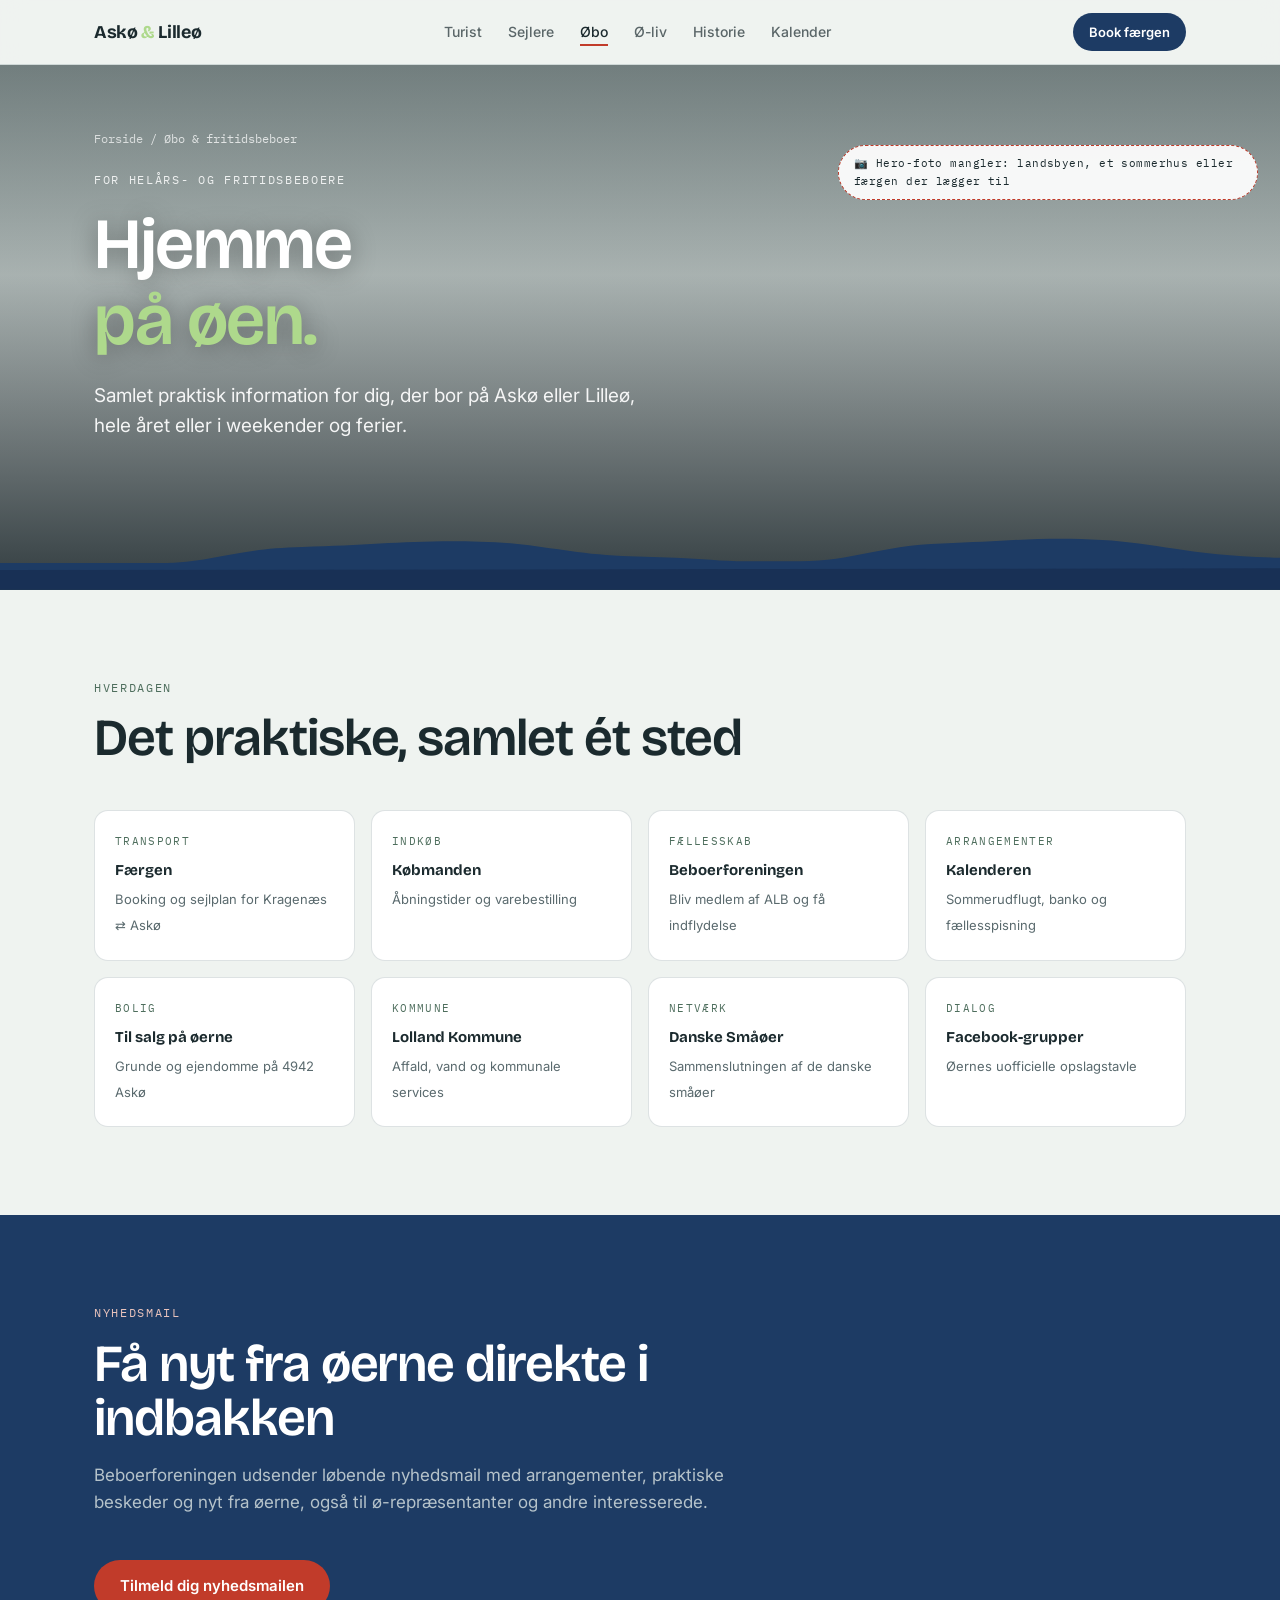
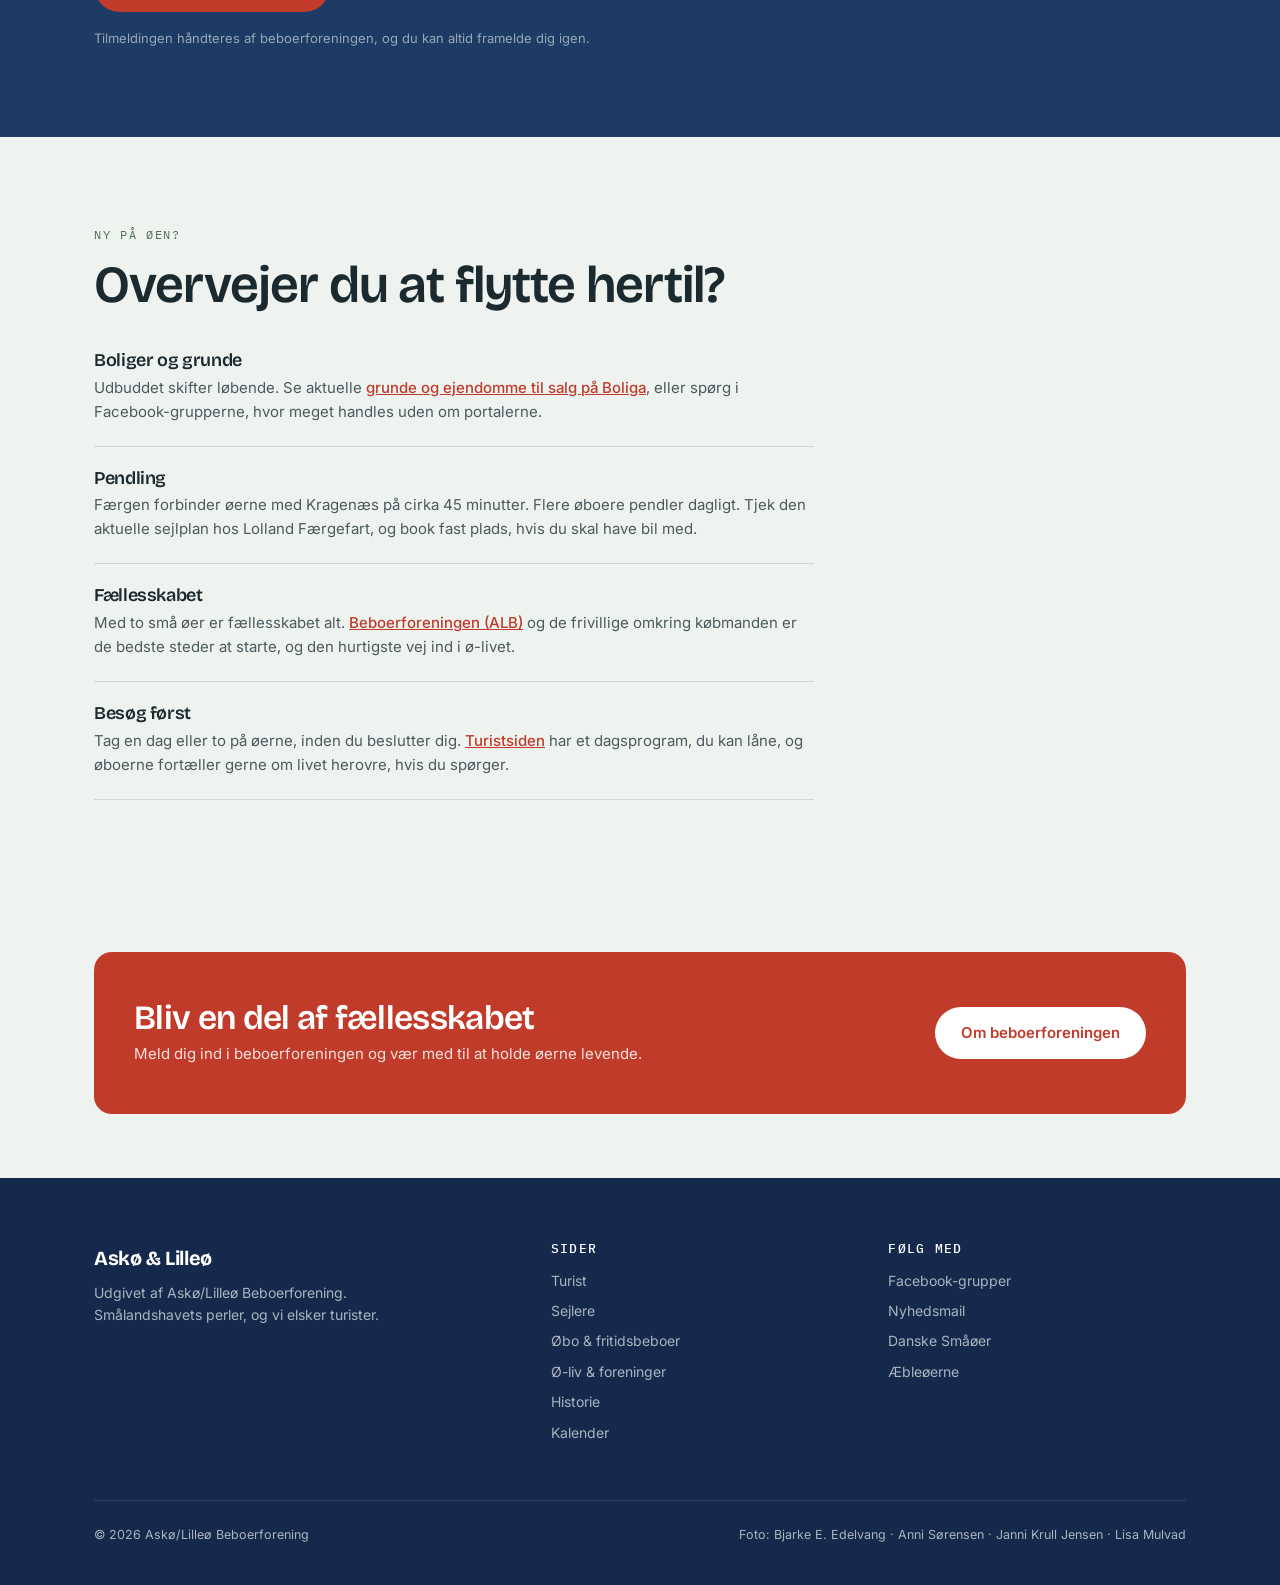
<file: oebo.html>
<!DOCTYPE html>
<html lang="da">
<head>
<meta charset="UTF-8">
<meta name="viewport" content="width=device-width, initial-scale=1.0">
<title>Øbo & fritidsbeboer · Askø & Lilleø</title>
<meta name="description" content="Praktisk information for helårs- og fritidsbeboere på Askø og Lilleø: nyhedsmail, beboerforening, færge og boliger til salg.">
<link rel="preconnect" href="https://fonts.googleapis.com">
<link href="https://fonts.googleapis.com/css2?family=Bricolage+Grotesque:opsz,wght@12..96,300..800&family=Inter:wght@400;500;600&family=IBM+Plex+Mono:wght@400;500&display=swap" rel="stylesheet">
<link rel="stylesheet" href="styles.css?v=26">
</head>
<body>

<nav class="top">
  <div class="wrap nav-inner">
    <a class="brand" href="index.html">Askø <span>&</span> Lilleø</a>
    <button class="burger" aria-label="Menu" aria-expanded="false">☰</button>
    <ul class="nav-links">
      <li><a href="turist.html">Turist</a></li>
      <li><a href="sejlere.html">Sejlere</a></li>
      <li><a href="oebo.html">Øbo</a></li>
      <li><a href="oe-liv.html">Ø-liv</a></li>
      <li><a href="historie.html">Historie</a></li>
      <li><a href="kalender.html">Kalender</a></li>
    </ul>
    <a class="nav-cta" href="https://lolland-ferry.teambooking.dk/new-booking?lang=da-DK">Book færgen</a>
  </div>
</nav>

<header class="hero sub hero--foto hero--ph">
  <span class="ph-chip">📷 Hero-foto mangler: landsbyen, et sommerhus eller færgen der lægger til</span>
  <div class="wrap">
    <p class="brod"><a href="index.html">Forside</a> / Øbo & fritidsbeboer</p>
    <p class="eyebrow">For helårs- og fritidsbeboere</p>
    <h1>Hjemme<br><em>på øen.</em></h1>
    <p class="hero-lede">Samlet praktisk information for dig, der bor på Askø eller Lilleø, hele året eller i weekender og ferier.</p>
  </div>
  <svg class="horizon" viewBox="0 0 1440 120" preserveAspectRatio="none" aria-hidden="true">
    <path d="M0,90 L180,90 C240,90 260,74 340,72 C420,70 460,64 540,66 C600,67 640,80 700,82 L760,84 C790,85 810,88 840,88 L900,88 C960,88 990,70 1060,68 C1130,66 1170,60 1240,64 C1300,67 1340,82 1440,84 L1440,120 L0,120 Z" fill="#1D3B64"/>
    <path d="M0,98 L1440,96 L1440,120 L0,120 Z" fill="#14294C" opacity=".6"/>
  </svg>
</header>

<section>
  <div class="wrap">
    <p class="sek-label reveal">Hverdagen</p>
    <h2 class="reveal">Det praktiske, samlet ét sted</h2>
    <div class="grid-4" style="margin-top:44px">
      <a class="p-kort reveal" href="https://lolland-ferry.teambooking.dk/new-booking?lang=da-DK">
        <span class="mono">Transport</span><strong>Færgen</strong><span>Booking og sejlplan for Kragenæs ⇄ Askø</span>
      </a>
      <a class="p-kort reveal" href="http://www.askoe-koebmand.dk">
        <span class="mono">Indkøb</span><strong>Købmanden</strong><span>Åbningstider og varebestilling</span>
      </a>
      <a class="p-kort reveal" href="oe-liv.html">
        <span class="mono">Fællesskab</span><strong>Beboerforeningen</strong><span>Bliv medlem af ALB og få indflydelse</span>
      </a>
      <a class="p-kort reveal" href="kalender.html">
        <span class="mono">Arrangementer</span><strong>Kalenderen</strong><span>Sommerudflugt, banko og fællesspisning</span>
      </a>
      <a class="p-kort reveal" href="https://www.boliga.dk/resultat?zipCodes=4942">
        <span class="mono">Bolig</span><strong>Til salg på øerne</strong><span>Grunde og ejendomme på 4942 Askø</span>
      </a>
      <a class="p-kort reveal" href="https://www.lolland.dk">
        <span class="mono">Kommune</span><strong>Lolland Kommune</strong><span>Affald, vand og kommunale services</span>
      </a>
      <a class="p-kort reveal" href="https://danske-smaaoer.dk">
        <span class="mono">Netværk</span><strong>Danske Småøer</strong><span>Sammenslutningen af de danske småøer</span>
      </a>
      <a class="p-kort reveal" href="oe-liv.html#facebook">
        <span class="mono">Dialog</span><strong>Facebook-grupper</strong><span>Øernes uofficielle opslagstavle</span>
      </a>
    </div>
  </div>
</section>

<section class="moerk" id="nyhedsmail">
  <div class="wrap">
    <p class="sek-label reveal">Nyhedsmail</p>
    <h2 class="reveal">Få nyt fra øerne direkte i indbakken</h2>
    <p class="sek-lede reveal">Beboerforeningen udsender løbende nyhedsmail med arrangementer, praktiske beskeder og nyt fra øerne, også til ø-repræsentanter og andre interesserede.</p>
    <div class="reveal">
      <a class="btn btn-primary" href="mailto:?subject=Tilmelding%20til%20nyhedsmail%20-%20Ask%C3%B8%2FLille%C3%B8">Tilmeld dig nyhedsmailen</a>
    </div>
    <p class="reveal" style="font-size:13px;opacity:.6;margin-top:16px">Tilmeldingen håndteres af beboerforeningen, og du kan altid framelde dig igen.</p>
  </div>
</section>

<section>
  <div class="wrap">
    <p class="sek-label reveal">Ny på øen?</p>
    <h2 class="reveal">Overvejer du at flytte hertil?</h2>
    <div class="info-liste">
      <div class="info-punkt reveal">
        <h3>Boliger og grunde</h3>
        <p>Udbuddet skifter løbende. Se aktuelle <a href="https://www.boliga.dk/resultat?zipCodes=4942">grunde og ejendomme til salg på Boliga</a>, eller spørg i Facebook-grupperne, hvor meget handles uden om portalerne.</p>
      </div>
      <div class="info-punkt reveal">
        <h3>Pendling</h3>
        <p>Færgen forbinder øerne med Kragenæs på cirka 45 minutter. Flere øboere pendler dagligt. Tjek den aktuelle sejlplan hos Lolland Færgefart, og book fast plads, hvis du skal have bil med.</p>
      </div>
      <div class="info-punkt reveal">
        <h3>Fællesskabet</h3>
        <p>Med to små øer er fællesskabet alt. <a href="oe-liv.html">Beboerforeningen (ALB)</a> og de frivillige omkring købmanden er de bedste steder at starte, og den hurtigste vej ind i ø-livet.</p>
      </div>
      <div class="info-punkt reveal">
        <h3>Besøg først</h3>
        <p>Tag en dag eller to på øerne, inden du beslutter dig. <a href="turist.html">Turistsiden</a> har et dagsprogram, du kan låne, og øboerne fortæller gerne om livet herovre, hvis du spørger.</p>
      </div>
    </div>
  </div>
</section>

<section class="tight">
  <div class="wrap reveal">
    <div class="cta-banner">
      <div>
        <h2>Bliv en del af fællesskabet</h2>
        <p>Meld dig ind i beboerforeningen og vær med til at holde øerne levende.</p>
      </div>
      <a class="btn" href="oe-liv.html">Om beboerforeningen</a>
    </div>
  </div>
</section>

<footer>
  <div class="wrap">
    <div class="foot-grid">
      <div>
        <a class="brand" href="index.html">Askø & Lilleø</a>
        <p>Udgivet af Askø/Lilleø Beboerforening.<br>Smålandshavets perler, og vi elsker turister.</p>
      </div>
      <div>
        <h4>Sider</h4>
        <ul>
          <li><a href="turist.html">Turist</a></li>
          <li><a href="sejlere.html">Sejlere</a></li>
          <li><a href="oebo.html">Øbo & fritidsbeboer</a></li>
          <li><a href="oe-liv.html">Ø-liv & foreninger</a></li>
          <li><a href="historie.html">Historie</a></li>
          <li><a href="kalender.html">Kalender</a></li>
        </ul>
      </div>
      <div>
        <h4>Følg med</h4>
        <ul>
          <li><a href="oe-liv.html#facebook">Facebook-grupper</a></li>
          <li><a href="oebo.html#nyhedsmail">Nyhedsmail</a></li>
          <li><a href="https://danske-smaaoer.dk">Danske Småøer</a></li>
          <li><a href="https://æbleøerne.dk">Æbleøerne</a></li>
        </ul>
      </div>
    </div>
    <div class="foot-bund">
      <span>© 2026 Askø/Lilleø Beboerforening</span>
      <span>Foto: Bjarke E. Edelvang · Anni Sørensen · Janni Krull Jensen · Lisa Mulvad</span>
    </div>
  </div>
</footer>

<script src="script.js"></script>
</body>
</html>
</file>
<file: styles.css>
:root{
  --hav:#1D3B64;
  --hav-dyb:#14294C;
  --soeglas:#EFF3F0;
  --skum:#FFFFFF;
  --aeble:#C13B2A;
  --aeble-moerk:#A5301F;
  --blomst:#E9C3BC;
  --tang:#4E6E5D;
  --blaek:#1B2A2E;
  --graa:#4A5A5E;
  --linje:rgba(20,51,60,.14);
  --maxw:1140px;
  --radius:18px;
}
*{margin:0;padding:0;box-sizing:border-box}
html{scroll-behavior:smooth}
@media (prefers-reduced-motion: reduce){
  html{scroll-behavior:auto}
  *,*::before,*::after{animation:none!important;transition:none!important}
  .reveal{opacity:1!important;transform:none!important}
}
body{
  font-family:'Inter',system-ui,sans-serif;
  color:var(--blaek);
  background:var(--soeglas);
  line-height:1.6;
  font-size:16px;
  -webkit-font-smoothing:antialiased;
}
h1,h2,h3,h4{font-family:'Bricolage Grotesque',sans-serif;line-height:1.05;font-weight:600;letter-spacing:-.02em}
.mono{font-family:'IBM Plex Mono',monospace}
.wrap{max-width:var(--maxw);margin:0 auto;padding:0 24px}
a{color:inherit}
img{max-width:100%;display:block}

/* ---------- Scroll reveal ---------- */
.reveal{opacity:0;transform:translateY(26px);transition:opacity .85s cubic-bezier(.22,.61,.36,1),transform .85s cubic-bezier(.22,.61,.36,1)}
.reveal.vist{opacity:1;transform:none}

/* ---------- NAV ---------- */
nav.top{
  position:sticky;top:0;z-index:50;
  background:rgba(239,243,240,.86);backdrop-filter:blur(12px);
  border-bottom:1px solid var(--linje);
}
.nav-inner{display:flex;align-items:center;justify-content:space-between;height:64px;gap:16px}
.brand{font-family:'Bricolage Grotesque';font-weight:700;font-size:18px;letter-spacing:-.02em;text-decoration:none;white-space:nowrap}
.brand span{color:#AED98C}
.nav-links{display:flex;gap:26px;list-style:none;font-size:14px;font-weight:500}
.nav-links a{text-decoration:none;opacity:.7;transition:opacity .15s;padding:4px 0;border-bottom:2px solid transparent}
.nav-links a:hover,.nav-links a:focus-visible{opacity:1}
.nav-links a.aktiv{opacity:1;border-bottom-color:var(--aeble)}
.nav-cta{
  font-size:13px;font-weight:600;text-decoration:none;white-space:nowrap;
  background:var(--hav);color:var(--skum);
  padding:9px 16px;border-radius:999px;transition:background .15s;
}
.nav-cta:hover{background:var(--hav-dyb)}
.burger{display:none;background:none;border:none;font-size:24px;cursor:pointer;color:var(--hav)}
@media(max-width:820px){
  .nav-links{
    display:none;position:absolute;top:64px;left:0;right:0;
    background:var(--soeglas);border-bottom:1px solid var(--linje);
    flex-direction:column;gap:0;padding:8px 24px 16px;
  }
  .nav-links.aaben{display:flex}
  .nav-links li{padding:10px 0}
  .burger{display:block}
}

/* ---------- HERO (fælles) ---------- */
header.hero{
  background:linear-gradient(180deg,#DCE9E4 0%, var(--soeglas) 75%);
  padding:80px 0 0;
  overflow:hidden;
  position:relative;
}
.eyebrow{
  font-family:'IBM Plex Mono';font-size:12px;letter-spacing:.14em;
  text-transform:uppercase;color:var(--tang);margin-bottom:18px;
}
h1{font-size:clamp(46px,7.2vw,94px);margin-bottom:22px}
h1 em{font-style:normal;color:var(--aeble)}
.hero-lede{font-size:19px;max-width:48ch;color:#3A4A4E;margin-bottom:34px}
.btn{
  display:inline-block;text-decoration:none;font-weight:600;font-size:15px;
  padding:14px 26px;border-radius:999px;transition:transform .15s, background .15s, color .15s;
}
.btn-primary{background:var(--aeble);color:#fff}
.btn-primary:hover{background:var(--aeble-moerk);transform:translateY(-1px)}
.btn-ghost{border:1.5px solid var(--hav);color:var(--hav)}
.btn-ghost:hover{background:var(--hav);color:#fff}
.hero-actions{display:flex;gap:14px;flex-wrap:wrap;margin-bottom:56px}

/* horisont-signatur */
.horizon{display:block;width:100%;margin-top:-2px}

/* Hero med baggrundsfoto */
header.hero.hero--foto{
  background-color:#0c2229;
  background-size:cover;
  background-position:center 58%;
  background-repeat:no-repeat;
  position:relative;
  padding-top:96px;
}
header.hero.hero--foto::before{
  content:"";position:absolute;inset:0;z-index:0;
  background:linear-gradient(180deg,rgba(8,20,25,.5) 0%,rgba(8,20,25,.28) 40%,rgba(8,20,25,.82) 100%);
}
header.hero.hero--foto > .wrap{position:relative;z-index:1}
header.hero.hero--foto .horizon{position:relative;z-index:1}
header.hero.hero--foto .brod{color:rgba(255,255,255,.75)}
header.hero.hero--foto .brod a{color:#fff}
header.hero.hero--foto .eyebrow{color:rgba(255,255,255,.85)}
header.hero.hero--foto h1{color:#fff;text-shadow:0 2px 24px rgba(0,0,0,.35)}
header.hero.hero--foto h1 em{color:#AED98C}
header.hero.hero--foto .hero-lede{color:rgba(255,255,255,.92)}
header.hero.hero--foto .btn-ghost{border-color:rgba(255,255,255,.9);color:#fff}
header.hero.hero--foto .btn-ghost:hover{background:#fff;color:var(--hav)}

/* ---------- Forside: split-hero + collage ---------- */
.hero-split{display:grid;grid-template-columns:1fr 1fr;gap:56px;align-items:center;padding-bottom:56px}
.hero-scroll{position:fixed;left:50%;bottom:22px;transform:translateX(-50%);z-index:40;width:44px;height:44px;display:flex;align-items:center;justify-content:center;color:var(--hav);background:rgba(239,243,240,.82);border-radius:50%;box-shadow:0 3px 12px rgba(20,51,60,.18);backdrop-filter:blur(4px);opacity:1;transition:opacity .4s ease;pointer-events:none}
.hero-scroll.skjul{opacity:0}
.hero-scroll svg{animation:heroBob 1.8s ease-in-out infinite}
@keyframes heroBob{0%,100%{transform:translateY(0)}50%{transform:translateY(6px)}}
.hero-collage{display:grid;grid-template-columns:minmax(0,1fr) minmax(0,1fr);grid-template-rows:1.15fr 1fr 1fr;gap:10px;height:clamp(460px,46vw,580px)}
.hero-collage figure{margin:0;overflow:hidden;border-radius:14px;position:relative}
.hero-collage img{width:100%;height:100%;object-fit:cover;transition:transform .5s ease}
.hero-collage figure:hover img{transform:scale(1.05)}
.hc-oer{grid-column:1 / -1}

@media(max-width:820px){
  .hero-split{grid-template-columns:1fr;gap:30px}
  .hero-collage{height:clamp(360px,92vw,460px);max-width:560px;margin:0 auto;width:100%}
  .hero-scroll{display:none}
}

/* undersider: kompakt hero */
header.hero.sub{padding-top:64px}
header.hero.sub h1{font-size:clamp(40px,5.8vw,72px)}
header.hero.sub .hero-lede{margin-bottom:44px}
.brod{font-family:'IBM Plex Mono';font-size:12px;color:var(--tang);margin-bottom:22px}
.brod a{text-decoration:none;opacity:.7}
.brod a:hover{opacity:1;text-decoration:underline}

/* ---------- SEKTIONER ---------- */
section{padding:88px 0}
section.tight{padding:64px 0}
.sek-label{
  font-family:'IBM Plex Mono';font-size:12px;letter-spacing:.14em;
  text-transform:uppercase;color:var(--tang);margin-bottom:14px;
}
h2{font-size:clamp(30px,4.6vw,52px);margin-bottom:16px;max-width:22ch}
.sek-lede{font-size:17px;color:#3A4A4E;max-width:62ch;margin-bottom:44px}

/* Kort-komponenter */
.grid-3{display:grid;grid-template-columns:repeat(3,1fr);gap:20px}
.grid-2{display:grid;grid-template-columns:repeat(2,1fr);gap:20px}
.grid-4{display:grid;grid-template-columns:repeat(4,1fr);gap:16px}
@media(max-width:900px){.grid-4{grid-template-columns:repeat(2,1fr)}.grid-3{grid-template-columns:1fr}.grid-2{grid-template-columns:1fr}}
@media(max-width:520px){.grid-4{grid-template-columns:1fr}}

.kort{
  background:var(--skum);border:1px solid var(--linje);border-radius:var(--radius);
  padding:30px 28px;text-decoration:none;display:block;
  transition:transform .18s, box-shadow .18s, border-color .18s;
}
a.kort:hover{transform:translateY(-4px);box-shadow:0 16px 40px rgba(20,51,60,.10);border-color:rgba(20,51,60,.25)}
.kort .ikon{font-size:26px;margin-bottom:16px;display:block}
.kort h3{font-size:21px;margin-bottom:10px}
.kort p{font-size:14.5px;color:var(--graa);margin-bottom:14px}
.kort .pil{font-family:'IBM Plex Mono';font-size:13px;color:var(--aeble);font-weight:500}

.p-kort{
  background:var(--skum);border:1px solid var(--linje);border-radius:14px;
  padding:22px 20px;text-decoration:none;transition:border-color .15s;display:block;
}
.p-kort:hover{border-color:var(--hav)}
.p-kort .mono{font-size:11px;letter-spacing:.12em;text-transform:uppercase;color:var(--tang);display:block;margin-bottom:8px}
.p-kort strong{font-size:15px;display:block;margin-bottom:4px;font-family:'Bricolage Grotesque'}
.p-kort span{font-size:13px;color:#5A6A6E}

/* Mørk sektion */
.moerk{background:var(--hav);color:#E8F0EC}
.moerk .sek-label{color:var(--blomst)}
.moerk h2,.moerk h3{color:#fff}
.moerk .sek-lede{color:rgba(232,240,236,.75)}

/* Årstider */
.aarstider{display:grid;grid-template-columns:repeat(4,1fr);gap:1px;background:rgba(232,240,236,.15);border-radius:16px;overflow:hidden}
.aarstid{background:var(--hav);padding:30px 24px}
.aarstid .mono{font-size:12px;letter-spacing:.12em;text-transform:uppercase;color:var(--blomst);display:block;margin-bottom:12px}
.aarstid h3{font-size:19px;margin-bottom:8px}
.aarstid p{font-size:14px;color:rgba(232,240,236,.7)}
@media(max-width:860px){.aarstider{grid-template-columns:repeat(2,1fr)}}
@media(max-width:520px){.aarstider{grid-template-columns:1fr}}

/* Færgetavle */
.ferry-board{
  background:var(--hav);color:#E8F0EC;border-radius:16px;
  padding:26px 26px 30px;box-shadow:0 20px 60px rgba(12,34,41,.25);
}
.ferry-board h3{font-size:13px;letter-spacing:.12em;text-transform:uppercase;font-family:'IBM Plex Mono';font-weight:500;opacity:.7;margin-bottom:16px;color:#E8F0EC}
.ferry-row{
  display:flex;justify-content:space-between;align-items:baseline;
  padding:10px 0;border-bottom:1px dashed rgba(232,240,236,.2);
  font-family:'IBM Plex Mono';font-size:14px;
}
.ferry-row:last-of-type{border-bottom:none}
.ferry-row .tid{font-size:17px;font-weight:500}
.ferry-note{font-size:12px;opacity:.55;margin-top:14px;font-family:'Inter'}
.ferry-board a.book{
  display:block;text-align:center;margin-top:18px;text-decoration:none;
  background:#E8F0EC;color:var(--hav);font-weight:600;font-size:14px;
  padding:12px;border-radius:10px;transition:background .15s;
}
.ferry-board a.book:hover{background:#fff}

/* Tidslinje (dagsprogram / historie) */
.tidslinje{border-left:2px solid var(--linje);margin-left:8px;padding-left:32px;max-width:640px}
.stop{position:relative;padding-bottom:36px}
.stop:last-child{padding-bottom:0}
.stop::before{
  content:"";position:absolute;left:-40px;top:6px;width:14px;height:14px;
  border-radius:50%;background:var(--soeglas);border:3px solid var(--aeble);
}
.stop .klok{font-family:'IBM Plex Mono';font-size:13px;color:var(--aeble);font-weight:500;display:block;margin-bottom:4px}
.stop h3{font-size:20px;margin-bottom:6px}
.stop p{font-size:15px;color:var(--graa);max-width:52ch}

/* Events */
.events{border-top:1px solid var(--linje)}
.event{
  display:grid;grid-template-columns:130px 1fr auto;gap:24px;align-items:baseline;
  padding:22px 0;border-bottom:1px solid var(--linje);
}
.event .dato{font-family:'IBM Plex Mono';font-size:14px;color:var(--aeble);font-weight:500}
.event h3{font-size:19px}
.event p{font-size:14px;color:#5A6A6E;margin-top:2px}
.event .sted{font-family:'IBM Plex Mono';font-size:12px;color:var(--tang);white-space:nowrap}
@media(max-width:640px){.event{grid-template-columns:1fr;gap:6px}.event .sted{display:none}}
.maaned-label{font-family:'IBM Plex Mono';font-size:12px;letter-spacing:.14em;text-transform:uppercase;color:var(--tang);margin:40px 0 4px}
.maaned-label:first-of-type{margin-top:0}

/* FAQ / info-liste */
.info-liste{max-width:720px}
.info-punkt{border-bottom:1px solid var(--linje);padding:22px 0}
.info-punkt h3{font-size:18px;margin-bottom:6px}
.info-punkt p{font-size:15px;color:var(--graa)}
.info-punkt a{color:var(--aeble);font-weight:500}

/* Foto */
.foto-ramme{
  border-radius:var(--radius);overflow:hidden;
  box-shadow:0 16px 50px rgba(20,51,60,.10);
  aspect-ratio:16/9;
}
.foto-ramme img{width:100%;height:100%;object-fit:cover;display:block}
.foto-tekst{font-size:13px;color:var(--graa);margin-top:12px}
.moerk .foto-tekst{color:rgba(232,240,236,.6)}

/* ---------- FOTO-PLACEHOLDER (markerer manglende billeder) ---------- */
.ph{
  position:relative;height:100%;min-height:180px;
  background:repeating-linear-gradient(45deg,#E3EBE6,#E3EBE6 14px,#EDF2EE 14px,#EDF2EE 28px);
  border:2px dashed rgba(29,59,100,.3);border-radius:var(--radius);
  display:flex;flex-direction:column;align-items:center;justify-content:center;gap:7px;
  text-align:center;padding:22px;
}
.ph .ph-ikon{font-size:26px;opacity:.65}
.ph .ph-navn{font-family:'IBM Plex Mono',monospace;font-size:10.5px;letter-spacing:.14em;text-transform:uppercase;color:var(--aeble);font-weight:500}
.ph .ph-note{font-size:13px;color:var(--graa);max-width:26ch;line-height:1.45}
.ph--flad{border-radius:0;border:none;min-height:0}

/* Hero-variant uden foto: gradient + markerings-chip */
.hero--ph{background-image:linear-gradient(135deg,#1D3B64 0%,#2A4E78 55%,#3E6B95 100%)}
.ph-chip{
  position:absolute;top:80px;right:22px;z-index:3;
  background:rgba(255,255,255,.93);color:var(--blaek);
  font-family:'IBM Plex Mono',monospace;font-size:11px;letter-spacing:.04em;
  padding:9px 15px;border-radius:999px;border:1.5px dashed var(--aeble);
  display:flex;gap:8px;align-items:center;max-width:min(78vw,420px);
}

/* ---------- FOTO-KORT (billedbårne indgange, à la Visit Ærø) ---------- */
.foto-kort{
  display:flex;flex-direction:column;text-decoration:none;
  background:var(--skum);border:1px solid var(--linje);border-radius:var(--radius);
  overflow:hidden;transition:transform .22s ease,box-shadow .22s ease;
}
a.foto-kort:hover{transform:translateY(-6px);box-shadow:0 24px 52px rgba(29,59,100,.16)}
.fk-billede{aspect-ratio:4/3;overflow:hidden;background:#DCE9E4;position:relative}
.fk-billede img{width:100%;height:100%;object-fit:cover;display:block;transition:transform .8s cubic-bezier(.22,.61,.36,1)}
a.foto-kort:hover .fk-billede img{transform:scale(1.06)}
.fk-billede .ph{border-radius:0;border:none;border-bottom:2px dashed rgba(29,59,100,.2)}
.fk-tekst{padding:22px 24px 26px;display:flex;flex-direction:column;gap:8px;flex:1}
.fk-tekst h3{font-size:22px}
.fk-tekst p{font-size:14.5px;color:var(--graa)}
.fk-tekst .pil{font-family:'IBM Plex Mono',monospace;font-size:13px;color:var(--aeble);font-weight:500;margin-top:auto}

/* Foto-kort som knap (åbner info-modal) */
button.foto-kort{appearance:none;-webkit-appearance:none;font:inherit;color:inherit;padding:0;cursor:pointer}
button.foto-kort .fk-tekst{text-align:left}
button.foto-kort:hover{transform:translateY(-6px);box-shadow:0 24px 52px rgba(29,59,100,.16)}
button.foto-kort:hover .fk-billede img{transform:scale(1.06)}

/* Info-modal (læs mere om seværdigheder) */
.info-modal{position:fixed;inset:0;z-index:110;display:flex;align-items:center;justify-content:center;
  background:rgba(8,20,25,.55);backdrop-filter:blur(3px);padding:20px}
.info-modal[hidden]{display:none}
.im-kort{background:var(--skum);border-radius:var(--radius);max-width:680px;width:100%;max-height:88vh;
  overflow:auto;position:relative;box-shadow:0 30px 80px rgba(0,0,0,.35)}
.im-billede{aspect-ratio:16/9;overflow:hidden;background:#DCE9E4}
.im-billede img{width:100%;height:100%;object-fit:cover;display:block}
.im-indhold{padding:26px 30px 32px}
.im-indhold h3{font-size:26px;margin-bottom:12px}
.im-indhold p{font-size:15.5px;color:var(--graa);margin-bottom:12px;line-height:1.65}
.im-luk{position:absolute;top:12px;right:14px;z-index:2;background:rgba(12,34,41,.55);border:none;color:#fff;
  width:38px;height:38px;border-radius:50%;font-size:21px;line-height:1;cursor:pointer;
  display:flex;align-items:center;justify-content:center;transition:background .15s}
.im-luk:hover{background:rgba(12,34,41,.85)}
.im-link{display:inline-block;margin-top:6px;background:var(--aeble);color:#fff;text-decoration:none;
  font-weight:600;font-family:'Bricolage Grotesque',sans-serif;font-size:14px;padding:11px 22px;
  border-radius:999px;transition:background .15s}
.im-link:hover{background:var(--aeble-moerk)}
@media(max-width:520px){.im-indhold{padding:20px 20px 24px}.im-indhold h3{font-size:22px}}

/* ---------- EDITORIAL SPLIT (billede + tekst side om side) ---------- */
.split{display:grid;grid-template-columns:1fr 1fr;gap:56px;align-items:center}
.split-billede{border-radius:var(--radius);overflow:hidden;min-height:340px;display:flex}
.split-billede img{width:100%;height:100%;object-fit:cover;display:block}
.split--flip .split-billede{order:2}
@media(max-width:860px){.split{grid-template-columns:1fr;gap:28px}.split--flip .split-billede{order:0}}

/* ---------- KORT-TEASER (interaktivt kort som signatur på forsiden) ---------- */
.kort-teaser{position:relative;display:block;text-decoration:none;border-radius:var(--radius);overflow:hidden;box-shadow:0 18px 54px rgba(29,59,100,.16);line-height:0}
.kort-teaser img{width:100%;display:block;transition:transform .9s cubic-bezier(.22,.61,.36,1)}
.kort-teaser:hover img{transform:scale(1.03)}
.kort-teaser::after{content:"";position:absolute;inset:0;background:linear-gradient(180deg,rgba(20,41,76,0) 40%,rgba(20,41,76,.72) 100%)}
.kt-indhold{
  position:absolute;left:30px;right:30px;bottom:26px;z-index:2;line-height:1.4;
  display:flex;justify-content:space-between;align-items:flex-end;gap:20px;flex-wrap:wrap;color:#fff;
}
.kt-indhold .kt-tekst{font-size:16px;max-width:44ch}
.kt-indhold .kt-tekst strong{font-family:'Bricolage Grotesque',sans-serif;font-size:22px;display:block;margin-bottom:4px}
@media(max-width:640px){.kt-indhold{left:18px;right:18px;bottom:16px}}

.foto-annoteret{position:relative;border-radius:var(--radius);overflow:hidden;box-shadow:0 16px 50px rgba(20,51,60,.10);line-height:0}
.foto-annoteret img{width:100%;display:block}
.foto-tag{
  position:absolute;transform:translate(-50%,-50%);
  display:flex;align-items:center;gap:5px;
  background:rgba(12,34,41,.82);backdrop-filter:blur(2px);
  color:#fff;font-family:'IBM Plex Mono',monospace;font-size:9.5px;font-weight:500;
  padding:3px 8px 3px 6px;border-radius:999px;white-space:nowrap;
  box-shadow:0 3px 10px rgba(0,0,0,.25);line-height:1.2;
}
.foto-tag::before{content:"";width:5px;height:5px;border-radius:50%;background:var(--aeble);flex:none}
@media(max-width:640px){.foto-tag{font-size:8px;padding:2px 6px 2px 5px;gap:4px}.foto-tag::before{width:4px;height:4px}}

/* Klikbare labels med galleri */
button.foto-tag{font-family:'IBM Plex Mono',monospace;cursor:pointer;border:none;-webkit-appearance:none;appearance:none}
.foto-tag--klik{transition:background .15s, transform .12s}
.foto-tag--klik:hover,.foto-tag--klik:focus-visible{background:var(--aeble);transform:translate(-50%,-50%) scale(1.06)}
.foto-tag--klik .cam{width:11px;height:11px;fill:none;stroke:#fff;stroke-width:1.6;stroke-linejoin:round;flex:none;opacity:.85}
@media(max-width:640px){.foto-tag--klik .cam{width:9px;height:9px}}
.cam-inline{width:14px;height:14px;fill:none;stroke:var(--graa);stroke-width:1.6;stroke-linejoin:round;vertical-align:-2px;display:inline-block}

/* Hint-banner over interaktivt kort */
.kort-hint{
  display:flex;align-items:center;gap:12px;margin-bottom:16px;
  background:var(--aeble);color:#fff;border-radius:12px;
  padding:13px 20px;font-size:14.5px;
  box-shadow:0 6px 20px rgba(193,59,42,.22);
}
.kort-hint strong{font-family:'Bricolage Grotesque',sans-serif;font-weight:700;letter-spacing:-.01em;text-transform:uppercase;letter-spacing:.04em}
.kort-hint-ikon{width:22px;height:22px;fill:none;stroke:#fff;stroke-width:1.7;stroke-linejoin:round;flex:none}
@media(max-width:520px){.kort-hint{font-size:13px;padding:11px 16px;gap:10px}.kort-hint-ikon{width:19px;height:19px}}

/* Lightbox */
.lightbox{position:fixed;inset:0;z-index:100;display:flex;align-items:center;justify-content:center;
  background:rgba(8,20,25,.92);backdrop-filter:blur(4px);padding:24px}
.lightbox[hidden]{display:none}
.lb-figur{margin:0;max-width:min(1100px,94vw);max-height:88vh;display:flex;flex-direction:column;align-items:center;gap:14px}
.lb-billede{max-width:100%;max-height:80vh;width:auto;height:auto;object-fit:contain;border-radius:10px;
  box-shadow:0 20px 60px rgba(0,0,0,.5);background:#0c2229}
.lb-tekst{display:flex;gap:14px;align-items:baseline;color:rgba(255,255,255,.9);
  font-family:'IBM Plex Mono',monospace;font-size:14px}
.lb-tekst .lb-tal{color:rgba(255,255,255,.55);font-size:13px}
.lb-luk{position:absolute;top:18px;right:22px;background:none;border:none;color:#fff;font-size:38px;line-height:1;
  cursor:pointer;opacity:.8;transition:opacity .15s;padding:4px 10px}
.lb-luk:hover,.lb-luk:focus-visible{opacity:1}
.lb-pil{position:absolute;top:50%;transform:translateY(-50%);background:rgba(255,255,255,.12);border:none;color:#fff;
  width:52px;height:52px;border-radius:50%;font-size:30px;line-height:1;cursor:pointer;transition:background .15s;
  display:flex;align-items:center;justify-content:center}
.lb-pil:hover,.lb-pil:focus-visible{background:rgba(255,255,255,.28)}
.lb-forrige{left:18px}
.lb-naeste{right:18px}
@media(max-width:640px){
  .lb-pil{width:42px;height:42px;font-size:24px}
  .lb-forrige{left:8px}.lb-naeste{right:8px}
  .lb-luk{top:10px;right:12px;font-size:32px}
  .lightbox{padding:12px}
}

/* Kort-iframe */
.kortramme{
  border:1px solid var(--linje);border-radius:var(--radius);overflow:hidden;
  box-shadow:0 16px 50px rgba(20,51,60,.10);
}
.kortramme iframe{display:block;width:100%;height:480px;border:0}
.kort-note{font-size:13px;color:var(--graa);margin-top:12px}
.kort-note a{color:var(--aeble)}

/* Stat-strib */
.stats{display:flex;gap:0;border:1px solid var(--linje);border-radius:var(--radius);overflow:hidden;background:var(--skum);flex-wrap:wrap}
.stat{flex:1;min-width:150px;padding:26px 24px;border-right:1px solid var(--linje)}
.stat:last-child{border-right:none}
.stat .tal{font-family:'Bricolage Grotesque';font-size:32px;font-weight:700;color:var(--hav);display:block;line-height:1}
.stat .tekst{font-size:13px;color:var(--graa);margin-top:6px;display:block}

/* CTA-banner */
.cta-banner{
  background:var(--aeble);color:#fff;border-radius:var(--radius);
  padding:48px 40px;display:flex;align-items:center;justify-content:space-between;gap:24px;flex-wrap:wrap;
}
.cta-banner h2{color:#fff;margin-bottom:6px;font-size:clamp(24px,3vw,34px)}
.cta-banner p{opacity:.85;font-size:15px}
.cta-banner .btn{background:#fff;color:var(--aeble)}
.cta-banner .btn:hover{background:var(--soeglas)}

/* Footer */
footer{background:var(--hav-dyb);color:rgba(232,240,236,.7);padding:64px 0 40px;font-size:14px}
footer .brand{color:#fff;font-size:20px;display:block;margin-bottom:8px}
footer .brand span{color:#AED98C}
.foot-grid{display:grid;grid-template-columns:1.4fr 1fr 1fr;gap:40px;margin-bottom:48px}
footer h4{color:#fff;font-size:13px;letter-spacing:.1em;text-transform:uppercase;font-family:'IBM Plex Mono';font-weight:500;margin-bottom:14px}
footer ul{list-style:none}
footer li{margin-bottom:8px}
footer a{text-decoration:none;transition:color .15s}
footer a:hover{color:#fff}
.foot-bund{border-top:1px solid rgba(232,240,236,.12);padding-top:24px;font-size:12.5px;display:flex;justify-content:space-between;flex-wrap:wrap;gap:12px}
@media(max-width:760px){.foot-grid{grid-template-columns:1fr}}

:focus-visible{outline:2px solid var(--aeble);outline-offset:3px;border-radius:4px}

/* ---------- HISTORIE / TIDSLINJE ---------- */
.historie-intro{max-width:62ch}
.aera-label{
  font-family:'IBM Plex Mono';font-size:12px;letter-spacing:.14em;text-transform:uppercase;
  color:var(--tang);margin:56px 0 22px;display:flex;align-items:center;gap:12px;
}
.aera-label:first-of-type{margin-top:0}
.aera-label::after{content:"";flex:1;height:1px;background:var(--linje)}
.moerk .aera-label{color:var(--blomst)}
.moerk .aera-label::after{background:rgba(232,240,236,.18)}

.historie-scroll{position:relative}
.historie-rail{position:absolute;left:8px;top:6px;bottom:6px;width:2px;background:var(--linje);z-index:0}
.historie-rail-fyld{position:absolute;top:0;left:0;width:100%;height:0;background:var(--aeble);transition:height .08s linear}
.moerk .historie-rail{background:rgba(232,240,236,.18)}
.historie-indhold{position:relative;z-index:1}
.historie-indhold .tidslinje{border-left:none}

.aar-stop{position:relative;padding-bottom:40px;max-width:640px}
.aar-stop:last-child{padding-bottom:0}
.aar-stop::before{
  content:"";position:absolute;left:-40px;top:6px;width:14px;height:14px;
  border-radius:50%;background:var(--soeglas);border:3px solid var(--aeble);z-index:2;
}
.moerk .aar-stop::before{background:var(--hav)}
.aar-stop .aar{
  font-family:'IBM Plex Mono';font-size:20px;font-weight:500;color:var(--aeble);
  display:block;margin-bottom:6px;letter-spacing:-.01em;
}
.moerk .aar-stop .aar{color:var(--blomst)}
.aar-stop h3{font-size:20px;margin-bottom:6px}
.aar-stop p{font-size:15px;color:var(--graa);max-width:54ch}
.moerk .aar-stop p{color:rgba(232,240,236,.75)}

.aar-stop.nu{
  background:var(--skum);border:1px solid var(--linje);border-radius:14px;
  padding:24px 24px 24px 32px;margin-left:-32px;
}
.aar-stop.nu::before{left:-8px}

/* ---------- PRISER & BETALING ---------- */
.pris-grid{display:grid;grid-template-columns:minmax(0,1fr) minmax(0,1fr);gap:28px;align-items:start;margin-bottom:8px}
.pris-guides{display:flex;flex-direction:column;gap:14px}
@media(max-width:820px){.pris-grid{grid-template-columns:1fr}}
.pris-tabel{background:var(--skum);border:1px solid var(--linje);border-radius:var(--radius);overflow:hidden;max-width:540px}
.pris-grid .pris-tabel{max-width:none}
.pris-grid .guide{max-width:none;margin-top:0}
.pris-tabel table{width:100%;border-collapse:collapse}
.pris-tabel th,.pris-tabel td{padding:14px 22px;font-size:15.5px;text-align:left}
.pris-tabel thead th{font-family:'IBM Plex Mono',monospace;font-size:11.5px;letter-spacing:.08em;text-transform:uppercase;color:var(--tang);background:rgba(20,51,60,.045);border-bottom:1px solid var(--linje)}
.pris-tabel tbody tr{border-bottom:1px solid var(--linje)}
.pris-tabel tbody tr:last-child{border-bottom:none}
.pris-tabel td:last-child,.pris-tabel th:last-child{text-align:right;white-space:nowrap}
.pris-tabel td:last-child{font-weight:600;font-family:'Bricolage Grotesque',sans-serif;color:var(--hav)}

.guide{max-width:640px;margin-top:14px;border:1px solid var(--linje);border-radius:12px;background:var(--skum);overflow:hidden}
.guide summary{cursor:pointer;padding:15px 20px;font-family:'Bricolage Grotesque',sans-serif;font-weight:600;font-size:16px;list-style:none;display:flex;justify-content:space-between;align-items:center;gap:12px;transition:color .15s}
.guide summary::-webkit-details-marker{display:none}
.guide summary::after{content:"+";font-size:22px;line-height:1;color:var(--aeble);font-weight:400;flex:none}
.guide[open] summary::after{content:"\2013"}
.guide summary:hover,.guide summary:focus-visible{color:var(--aeble)}
.guide-krop{padding:2px 20px 20px;font-size:15px;color:var(--graa);line-height:1.6}
.guide-krop p{margin-bottom:10px}
.guide-krop ol,.guide-krop ul{margin:0 0 12px;padding-left:20px}
.guide-krop li{margin-bottom:8px}
.guide-krop a{color:var(--aeble);font-weight:500}
.pris-liste{list-style:none;padding-left:0!important;margin-bottom:12px}
.pris-liste li{display:flex;justify-content:space-between;gap:16px;border-bottom:1px dashed var(--linje);padding:7px 0}
.pris-liste li:last-child{border-bottom:none}
.pris-liste li span{font-weight:600;font-family:'Bricolage Grotesque',sans-serif;color:var(--hav);white-space:nowrap}

/* ---------- KOM I LAND (cykel + købmand) ---------- */
.ktl-boks{background:rgba(232,240,236,.06);border:1px solid rgba(232,240,236,.15);border-radius:var(--radius);padding:32px 30px;display:flex;flex-direction:column;height:100%}
.ktl-boks .ikon{font-size:30px;display:block;margin-bottom:14px}
.ktl-boks h3{font-size:22px;color:#fff;margin-bottom:10px}
.ktl-boks > p{font-size:15px;color:rgba(232,240,236,.72);margin-bottom:18px;line-height:1.6}
.ktl-fakta{display:flex;gap:32px;margin-bottom:20px;flex-wrap:wrap}
.ktl-fakta .tal{font-family:'Bricolage Grotesque',sans-serif;font-weight:700;font-size:24px;color:#fff;line-height:1;display:block}
.ktl-fakta .lab{font-size:12px;color:rgba(232,240,236,.6);margin-top:5px;display:block;font-family:'IBM Plex Mono',monospace;letter-spacing:.03em}
.ktl-note{font-size:13.5px;color:rgba(232,240,236,.55);margin-top:auto;line-height:1.55}
.ktl-note a{color:var(--blomst)}
.ktl-link{display:inline-block;align-self:flex-start;margin-top:auto;color:#fff;background:var(--aeble);font-family:'Bricolage Grotesque',sans-serif;font-weight:600;font-size:14px;text-decoration:none;padding:11px 22px;border-radius:999px;transition:background .15s}
.ktl-link:hover{background:var(--aeble-moerk)}

/* ---------- FACILITETER ---------- */
.fac-grid{display:grid;grid-template-columns:repeat(3,1fr);gap:1px;background:rgba(232,240,236,.15);border:1px solid rgba(232,240,236,.15);border-radius:var(--radius);overflow:hidden;margin-top:44px}
.fac{background:var(--hav);padding:26px 24px}
.fac .ikon{font-size:25px;display:block;margin-bottom:12px}
.fac h3{font-size:17px;color:#fff;margin-bottom:5px}
.fac p{font-size:13.5px;color:rgba(232,240,236,.68);line-height:1.5}
@media(max-width:820px){.fac-grid{grid-template-columns:repeat(2,1fr)}}
@media(max-width:520px){.fac-grid{grid-template-columns:1fr}}

/* ---------- VEJVISER-KORT (sejlere + turist) ---------- */
.vv-kort{position:relative;border-radius:18px;overflow:hidden;box-shadow:0 8px 30px rgba(20,51,60,.18)}
.vv-kort>img{display:block;width:100%}
.vv-svg{position:absolute;inset:0;width:100%;height:100%}
.vv-rute{fill:none;stroke:var(--aeble);stroke-width:6;stroke-linecap:round;stroke-linejoin:round;opacity:0}
.vv-pin{opacity:0;transition:opacity .3s ease}
.vv-pin.vis{opacity:1}
.vv-pin circle{fill:var(--aeble);stroke:#fff;stroke-width:3}
.vv-pin--havn{opacity:1}
.vv-pin--havn circle{fill:var(--hav)}
.vv-stier{opacity:0;transition:opacity .8s ease;pointer-events:none}
.vv-stier.vis{opacity:1}
.vv-stier path{fill:none;stroke:var(--aeble);stroke-width:3.5;stroke-dasharray:7 6;stroke-linecap:round}
.vv-knapper{display:flex;flex-wrap:wrap;gap:10px;margin-top:18px}
.vv-knap{font-family:'Inter',sans-serif;font-size:15px;font-weight:600;padding:11px 18px;border-radius:999px;border:1.5px solid var(--hav);background:#fff;color:var(--hav);cursor:pointer;transition:background .15s,color .15s,border-color .15s}
.vv-knap:hover{background:rgba(29,59,100,.06)}
.vv-knap.aktiv{background:var(--aeble);border-color:var(--aeble);color:#fff}
.vv-kilde{font-family:'IBM Plex Mono';font-size:11px;color:var(--graa);margin-top:12px}
.vv-kilde a{color:inherit}
.vv-info{position:absolute;right:12px;bottom:12px;z-index:5;display:flex;gap:12px;align-items:center;background:#fff;border-radius:14px;box-shadow:0 6px 24px rgba(20,51,60,.25);padding:10px 14px 10px 10px;max-width:min(320px,calc(100% - 24px));opacity:0;transform:translateY(10px);transition:opacity .35s ease,transform .35s ease;pointer-events:none}
.vv-info.vis{opacity:1;transform:none;pointer-events:auto}
.vv-info img[hidden]{display:none}
.vv-info img{width:64px;height:64px;object-fit:cover;border-radius:10px;flex-shrink:0}
.vv-info .vi-tekst{font-size:13px;line-height:1.35;text-align:left;color:var(--blaek);padding-right:12px}
.vv-info .vi-tekst strong{font-family:'Bricolage Grotesque';font-size:15px;display:block;margin-bottom:2px}
.vv-info a{color:var(--aeble);font-weight:600;text-decoration:none;white-space:nowrap}
.vv-info a:hover{text-decoration:underline}
.vv-info .vi-luk{position:absolute;top:4px;right:8px;border:none;background:none;font-size:16px;color:var(--graa);cursor:pointer;padding:2px;line-height:1}
@media(max-width:600px){
  .vv-knapper{gap:7px;margin-top:14px}
  .vv-knap{font-size:12.5px;padding:7px 12px;border-width:1px}
  .vv-info{right:8px;bottom:8px;gap:9px;padding:8px 10px 8px 8px;max-width:min(250px,calc(100% - 16px));border-radius:12px}
  .vv-info img{width:42px;height:42px;border-radius:8px}
  .vv-info .vi-tekst{font-size:11.5px;line-height:1.3;padding-right:10px}
  .vv-info .vi-tekst strong{font-size:12.5px}
  .vv-info .vi-luk{top:2px;right:5px;font-size:14px}
  .vv-kilde{font-size:10px}
}
</file>
